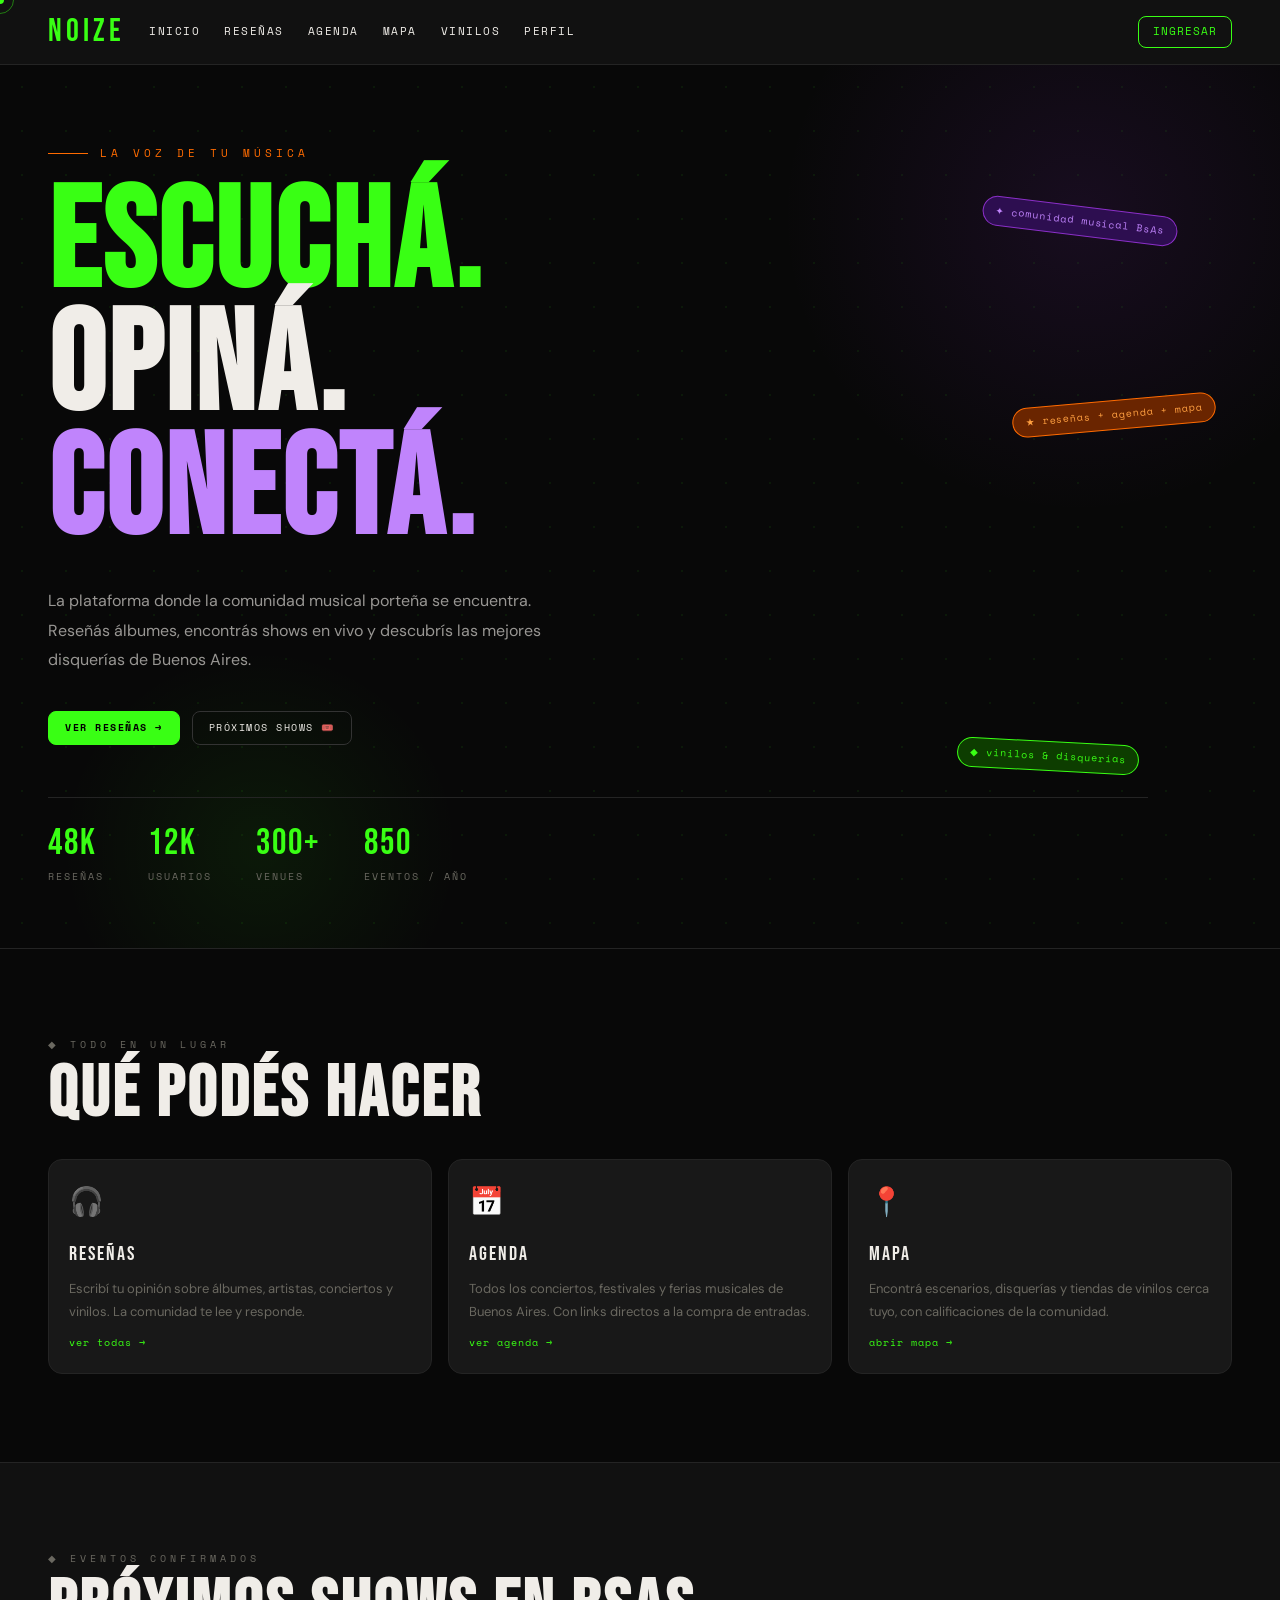
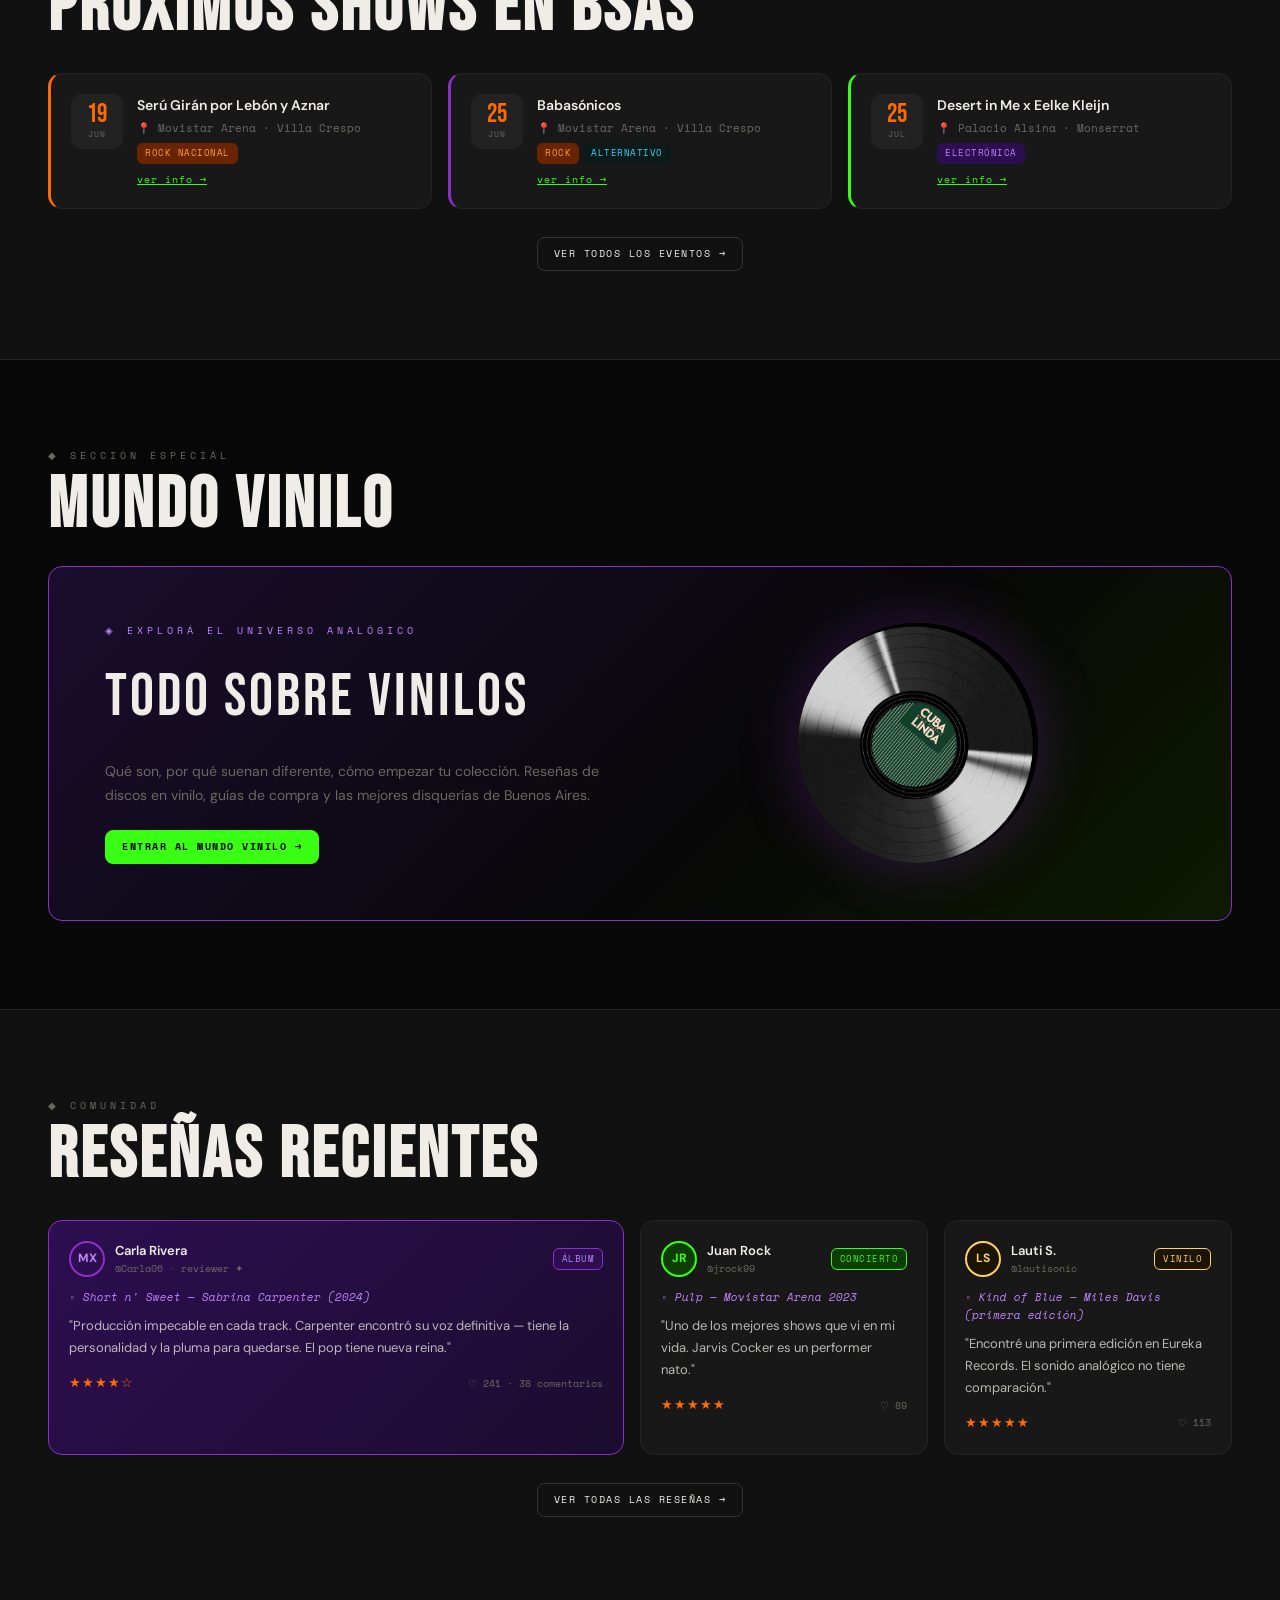
<file: index.html>
<!DOCTYPE html>
<html lang="es">
<head>
<meta charset="UTF-8">
<link rel="icon" href="img/vynil.png" type="image/png">
<meta name="viewport" content="width=device-width, initial-scale=1.0">
<title>NOIZE — Plataforma Musical · Buenos Aires</title>
<link rel="stylesheet" href="shared.css">
<link href="https://fonts.googleapis.com/css2?family=Bebas+Neue&family=Space+Mono:wght@400;700&family=DM+Sans:wght@400;500;600&display=swap" rel="stylesheet">
<style>
/* ── HERO ── */
.hero {
  min-height:90vh; display:flex; flex-direction:column; justify-content:center;
  padding:80px clamp(16px,4vw,48px) 60px; position:relative; overflow:hidden;
}
.hero-dots {
  position:absolute; inset:0; pointer-events:none;
  background-image:radial-gradient(rgba(57,255,20,.07) 1px, transparent 1px);
  background-size:44px 44px;
}
.hero-glow {
  position:absolute; border-radius:50%; pointer-events:none;
}
.hg1 { width:600px;height:600px; background:radial-gradient(circle,rgba(139,47,201,.12),transparent 70%); top:-150px; right:-100px; }
.hg2 { width:400px;height:400px; background:radial-gradient(circle,rgba(57,255,20,.07),transparent 70%); bottom:-100px; left:60px; }

.hero-content { position:relative; z-index:2; max-width:1100px; }
.hero-eye {
  font-family:'Space Mono',monospace; font-size:11px; letter-spacing:4px;
  text-transform:uppercase; color:var(--orange); margin-bottom:20px;
  display:flex; align-items:center; gap:12px;
}
.hero-eye::before { content:''; width:40px; height:1px; background:var(--orange); display:inline-block; }
.hero-title {
  font-family:'Bebas Neue',sans-serif;
  font-size:clamp(72px,11vw,148px); line-height:.88; letter-spacing:3px; margin-bottom:32px;
}
.ht-g { display:block; color:var(--green); }
.ht-w { display:block; color:var(--text); }
.ht-v { display:block; color:var(--vl); }
.hero-desc { max-width:500px; font-size:16px; color:rgba(240,237,232,.62); line-height:1.85; margin-bottom:36px; }
.hero-cta { display:flex; gap:12px; flex-wrap:wrap; }
.hero-stats { display:flex; gap:clamp(24px,4vw,44px); margin-top:52px; padding-top:28px; border-top:1px solid var(--border); flex-wrap:wrap; }
.stat-num { font-family:'Bebas Neue',sans-serif; font-size:36px; color:var(--green); letter-spacing:2px; display:block; line-height:1; }
.stat-lbl { font-size:10px; font-family:'Space Mono',monospace; color:var(--muted); letter-spacing:2px; text-transform:uppercase; }

/* badges */
.badge-float {
  position:absolute; font-family:'Space Mono',monospace; font-size:10px; letter-spacing:1px;
  padding:6px 12px; border-radius:20px; border:1px solid; z-index:2; pointer-events:none;
}
.bf1 { top:16%; right:8%; background:var(--vd); border-color:var(--violet); color:var(--vl); transform:rotate(7deg); }
.bf2 { top:38%; right:5%; background:var(--od); border-color:var(--orange); color:var(--ol); transform:rotate(-5deg); }
.bf3 { bottom:20%; right:11%; background:var(--green-d); border-color:var(--green); color:var(--green); transform:rotate(3deg); }

/* ── FEATURES ── */
.features-grid { display:grid; grid-template-columns:repeat(3,1fr); gap:16px; }
.feature-card { display:block; text-decoration:none; color:inherit; }
.fc-icon { font-size:28px; margin-bottom:14px; display:block; }
.fc-title { font-family:'Bebas Neue',sans-serif; font-size:20px; letter-spacing:2px; margin-bottom:8px; }
.fc-desc { font-size:13px; color:var(--muted); line-height:1.7; }
.fc-link { display:inline-block; margin-top:12px; font-size:10px; font-family:'Space Mono',monospace; color:var(--green); letter-spacing:1px; }

/* ── EVENTS STRIP ── */
.events-strip { display:grid; grid-template-columns:repeat(3,1fr); gap:16px; }
.ev-card { display:flex; gap:14px; align-items:flex-start; }
.ev-date { text-align:center; background:var(--s3); border-radius:10px; padding:8px 10px; min-width:52px; flex-shrink:0; }
.ev-day { font-family:'Bebas Neue',sans-serif; font-size:26px; line-height:1; color:var(--orange); }
.ev-mon { font-size:8px; font-family:'Space Mono',monospace; color:var(--muted); text-transform:uppercase; letter-spacing:1px; }
.ev-info { flex:1; }
.ev-name { font-weight:600; font-size:14px; margin-bottom:3px; }
.ev-venue { font-size:11px; color:var(--muted); font-family:'Space Mono',monospace; margin-bottom:6px; }
.ev-tags { display:flex; gap:4px; flex-wrap:wrap; }

/* ── VINYL PROMO ── */
.vinyl-promo {
  display:grid; grid-template-columns:1fr 1fr; gap:40px; align-items:center;
  background:linear-gradient(135deg,#1a0d2e 0%,var(--black) 60%,#0d1a00 100%);
  border:1px solid var(--violet); border-radius:var(--r); padding:clamp(28px,5vw,56px);
  text-decoration:none; color:inherit; transition:border-color .2s;
}
.vinyl-promo:hover { border-color:var(--vl); }
.vp-eye { font-family:'Space Mono',monospace; font-size:10px; letter-spacing:4px; text-transform:uppercase; color:var(--vl); margin-bottom:10px; }
.vp-title { font-family:'Bebas Neue',sans-serif; font-size:clamp(36px,5vw,60px); letter-spacing:3px; margin-bottom:14px; }
.vp-desc { font-size:14px; color:var(--muted); line-height:1.75; margin-bottom:22px; }
.vinyl-disc-wrap { display:flex; justify-content:center; align-items:center; }
.vinyl-disc {
  width:clamp(140px,20vw,200px); height:clamp(140px,20vw,200px); border-radius:50%;
  background:conic-gradient(#111 0deg,#1a1a1a 10deg,#111 20deg,#1a1a1a 30deg,#111 40deg,#1a1a1a 50deg,#111 60deg,#1a1a1a 70deg,#111 80deg,#1a1a1a 90deg,#111 100deg,#1a1a1a 110deg,#111 120deg,#1a1a1a 130deg,#111 140deg,#1a1a1a 150deg,#111 160deg,#1a1a1a 170deg,#111 180deg,#1a1a1a 190deg,#111 200deg,#1a1a1a 210deg,#111 220deg,#1a1a1a 230deg,#111 240deg,#1a1a1a 250deg,#111 260deg,#1a1a1a 270deg,#111 280deg,#1a1a1a 290deg,#111 300deg,#1a1a1a 310deg,#111 320deg,#1a1a1a 330deg,#111 340deg,#1a1a1a 350deg,#111 360deg);
  border:2px solid rgba(192,132,252,.3);
  box-shadow:0 0 40px rgba(139,47,201,.25);
  animation:spin 12s linear infinite; position:relative;
}
@keyframes spin { from{transform:rotate(0deg)} to{transform:rotate(360deg)} }
.vinyl-disc::after {
  content:''; position:absolute; top:50%; left:50%; transform:translate(-50%,-50%);
  width:40px; height:40px; border-radius:50%;
  background:radial-gradient(circle,var(--vl) 0%,var(--vd) 60%,#111 100%);
}

/* ── LATEST REVIEWS ── */
.reviews-strip { display:grid; grid-template-columns:2fr 1fr 1fr; gap:16px; }
.rc-header { display:flex; align-items:center; gap:10px; margin-bottom:12px; }
.rc-name { font-weight:600; font-size:13px; }
.rc-handle { font-size:10px; color:var(--muted); font-family:'Space Mono',monospace; }
.rc-subject { font-size:11px; font-family:'Space Mono',monospace; color:var(--vl); font-style:italic; margin-bottom:8px; }
.rc-text { font-size:13px; line-height:1.7; color:rgba(240,237,232,.75); margin-bottom:14px; }
.rc-footer { display:flex; align-items:center; justify-content:space-between; }
.rc-likes { font-size:10px; color:var(--muted); font-family:'Space Mono',monospace; }

@media(max-width:900px) {
  .features-grid { grid-template-columns:1fr 1fr; }
  .events-strip { grid-template-columns:1fr; }
  .reviews-strip { grid-template-columns:1fr; }
  .vinyl-promo { grid-template-columns:1fr; }
}
@media(max-width:640px) {
  .features-grid { grid-template-columns:1fr; }
  .badge-float { display:none; }
}
</style>
</head>
<body>
<div class="cur-dot"></div>
<div class="cur-ring"></div>
<nav style="display: flex; gap: 24px; padding: 16px clamp(16px, 4vw, 48px); border-bottom: 1px solid var(--border); background: var(--s1); align-items: center; justify-content: flex-start; width: 100%;">
  
  <a href="index.html" style="color: var(--green); font-family: 'Bebas Neue', sans-serif; font-size: clamp(24px, 3vw, 32px); text-decoration: none; letter-spacing: 4px; line-height: 1;">
    NOIZE
  </a>
  
  <div style="display: flex; gap: clamp(12px, 2vw, 24px); align-items: center; font-family: 'Space Mono', monospace; font-size: 11px; text-transform: uppercase; letter-spacing: 1.5px;">
    <a href="index.html" style="color: var(--text); text-decoration: none; transition: color 0.2s;" onmouseover="this.style.color='var(--green)'" onmouseout="this.style.color='var(--text)'">Inicio</a>
    <a href="resenas.html" style="color: var(--text); text-decoration: none; transition: color 0.2s;" onmouseover="this.style.color='var(--green)'" onmouseout="this.style.color='var(--text)'">Reseñas</a>
    <a href="agenda.html" style="color: var(--text); text-decoration: none; transition: color 0.2s;" onmouseover="this.style.color='var(--green)'" onmouseout="this.style.color='var(--text)'">Agenda</a>
    <a href="mapa.html" style="color: var(--text); text-decoration: none; transition: color 0.2s;" onmouseover="this.style.color='var(--green)'" onmouseout="this.style.color='var(--text)'">Mapa</a>
    <a href="vinilos.html" style="color: var(--text); text-decoration: none; transition: color 0.2s;" onmouseover="this.style.color='var(--green)'" onmouseout="this.style.color='var(--text)'">Vinilos</a>
    <a href="perfil.html" style="color: var(--text); text-decoration: none; transition: color 0.2s;" onmouseover="this.style.color='var(--green)'" onmouseout="this.style.color='var(--text)'">Perfil</a>
  </div>
  
  <a href="login.html" style="margin-left: auto; color: var(--green); font-family: 'Space Mono', monospace; font-size: 11px; text-transform: uppercase; text-decoration: none; letter-spacing: 1px; border: 1px solid var(--green); padding: 6px 14px; border-radius: 8px; transition: background 0.2s, color 0.2s;" onmouseover="this.style.background='var(--green)'; this.style.color='#000'" onmouseout="this.style.background='none'; this.style.color='var(--green)'">
    Ingresar
  </a>

</nav>
<div id="ticker-root"></div>

<!-- HERO -->
<section class="hero">
  <div class="hero-dots"></div>
  <div class="hero-glow hg1"></div>
  <div class="hero-glow hg2"></div>
  <div class="badge-float bf1">✦ comunidad musical BsAs</div>
  <div class="badge-float bf2">★ reseñas + agenda + mapa</div>
  <div class="badge-float bf3">◆ vinilos &amp; disquerías</div>

  <div class="hero-content">
    <div class="hero-eye">la voz de tu música</div>
    <h1 class="hero-title fade-up">
      <span class="ht-g">escuchá.</span>
      <span class="ht-w">opiná.</span>
      <span class="ht-v">conectá.</span>
    </h1>
    <p class="hero-desc fade-up d1">La plataforma donde la comunidad musical porteña se encuentra. Reseñás álbumes, encontrás shows en vivo y descubrís las mejores disquerías de Buenos Aires.</p>
    <div class="hero-cta fade-up d2">
      <a href="resenas.html" class="btn btn-green">ver reseñas →</a>
      <a href="agenda.html" class="btn">próximos shows 🎟️</a>
    </div>
    <div class="hero-stats fade-up d3">
      <div><span class="stat-num">48K</span><span class="stat-lbl">reseñas</span></div>
      <div><span class="stat-num">12K</span><span class="stat-lbl">usuarios</span></div>
      <div><span class="stat-num">300+</span><span class="stat-lbl">venues</span></div>
      <div><span class="stat-num">850</span><span class="stat-lbl">eventos / año</span></div>
    </div>
  </div>
</section>

<!-- FEATURES -->
<section class="section">
  <div class="eyebrow">◆ todo en un lugar</div>
  <h2 class="h1">qué podés hacer</h2>
  <div class="features-grid">
    <a href="resenas.html" class="card feature-card">
      <span class="fc-icon">🎧</span>
      <div class="fc-title">RESEÑAS</div>
      <p class="fc-desc">Escribí tu opinión sobre álbumes, artistas, conciertos y vinilos. La comunidad te lee y responde.</p>
      <span class="fc-link">ver todas →</span>
    </a>
    <a href="agenda.html" class="card feature-card">
      <span class="fc-icon">📅</span>
      <div class="fc-title">AGENDA</div>
      <p class="fc-desc">Todos los conciertos, festivales y ferias musicales de Buenos Aires. Con links directos a la compra de entradas.</p>
      <span class="fc-link">ver agenda →</span>
    </a>
    <a href="mapa.html" class="card feature-card">
      <span class="fc-icon">📍</span>
      <div class="fc-title">MAPA</div>
      <p class="fc-desc">Encontrá escenarios, disquerías y tiendas de vinilos cerca tuyo, con calificaciones de la comunidad.</p>
      <span class="fc-link">abrir mapa →</span>
    </a>
  </div>
</section>

<!-- UPCOMING EVENTS -->
<section class="section section-dark">
  <div class="eyebrow">◆ eventos confirmados</div>
  <h2 class="h1">próximos shows en BsAs</h2>
  <div class="events-strip">

    <div class="card ev-card orange-accent">
      <div class="ev-date"><div class="ev-day">19</div><div class="ev-mon">JUN</div></div>
      <div class="ev-info">
        <div class="ev-name">Serú Girán por Lebón y Aznar</div>
        <div class="ev-venue">📍 Movistar Arena · Villa Crespo</div>
        <div class="ev-tags">
          <span class="tag tag-rock">rock nacional</span>
        </div>
        <a href="agenda.html" class="fc-link" style="margin-top:8px;display:block;">ver info →</a>
      </div>
    </div>

    <div class="card ev-card violet-accent">
      <div class="ev-date"><div class="ev-day">25</div><div class="ev-mon">JUN</div></div>
      <div class="ev-info">
        <div class="ev-name">Babasónicos</div>
        <div class="ev-venue">📍 Movistar Arena · Villa Crespo</div>
        <div class="ev-tags">
          <span class="tag tag-rock">rock</span>
          <span class="tag tag-indie">alternativo</span>
        </div>
        <a href="agenda.html" class="fc-link" style="margin-top:8px;display:block;">ver info →</a>
      </div>
    </div>

    <div class="card ev-card green-accent">
      <div class="ev-date"><div class="ev-day">25</div><div class="ev-mon">JUL</div></div>
      <div class="ev-info">
        <div class="ev-name">Desert in Me x Eelke Kleijn</div>
        <div class="ev-venue">📍 Palacio Alsina · Monserrat</div>
        <div class="ev-tags">
          <span class="tag tag-electro">electrónica</span>
        </div>
        <a href="agenda.html" class="fc-link" style="margin-top:8px;display:block;">ver info →</a>
      </div>
    </div>

  </div>
  <div style="text-align:center;margin-top:28px;">
    <a href="agenda.html" class="btn">ver todos los eventos →</a>
  </div>
</section>

<!-- VINYL PROMO -->
<section class="section">
  <div class="eyebrow">◆ sección especial</div>
  <h2 class="h1" style="margin-bottom:24px;">mundo vinilo</h2>
  <a href="vinilos.html" class="vinyl-promo">
    <div>
      <div class="vp-eye">◈ explorá el universo analógico</div>
      <div class="vp-title">TODO SOBRE VINILOS</div>
      <p class="vp-desc">Qué son, por qué suenan diferente, cómo empezar tu colección. Reseñas de discos en vinilo, guías de compra y las mejores disquerías de Buenos Aires.</p>
      <span class="btn btn-green" style="pointer-events:none;">entrar al mundo vinilo →</span>
    </div>
    <div class="vinyl-disc-wrap">
      <div style="display:flex;justify-content:center;">
      <img src="img/vinilo.gif" alt="Vinilo girando" style="width: 240px; height: 240px; border-radius: 50%; box-shadow: 0 0 60px rgba(139,47,201,0.3); object-fit: cover;">
      
    </div>
    </div>
  </a>
</section>

<!-- LATEST REVIEWS -->
<section class="section section-dark">
  <div class="eyebrow">◆ comunidad</div>
  <h2 class="h1">reseñas recientes</h2>
  <div class="reviews-strip">

    <div class="card featured">
      <div class="rc-header">
        <div class="avatar av-v">MX</div>
        <div>
          <div class="rc-name">Carla Rivera</div>
          <div class="rc-handle">@Carla06 · reviewer ✦</div>
        </div>
        <span class="tag tag-album" style="margin-left:auto;">álbum</span>
      </div>
      <div class="rc-subject">◦ Short n' Sweet — Sabrina Carpenter (2024)</div>
      <p class="rc-text">"Producción impecable en cada track. Carpenter encontró su voz definitiva — tiene la personalidad y la pluma para quedarse. El pop tiene nueva reina."</p>
      <div class="rc-footer">
        <div class="stars">★★★★☆</div>
        <div class="rc-likes">♡ 241 · 38 comentarios</div>
      </div>
    </div>

    <div class="card">
      <div class="rc-header">
        <div class="avatar av-g">JR</div>
        <div>
          <div class="rc-name">Juan Rock</div>
          <div class="rc-handle">@jrock99</div>
        </div>
        <span class="tag tag-concierto" style="margin-left:auto;">concierto</span>
      </div>
      <div class="rc-subject">◦ Pulp — Movistar Arena 2023</div>
      <p class="rc-text">"Uno de los mejores shows que vi en mi vida. Jarvis Cocker es un performer nato."</p>
      <div class="rc-footer">
        <div class="stars">★★★★★</div>
        <div class="rc-likes">♡ 89</div>
      </div>
    </div>

    <div class="card">
      <div class="rc-header">
        <div class="avatar av-y">LS</div>
        <div>
          <div class="rc-name">Lauti S.</div>
          <div class="rc-handle">@lautisonic</div>
        </div>
        <span class="tag tag-vinilo" style="margin-left:auto;">vinilo</span>
      </div>
      <div class="rc-subject">◦ Kind of Blue — Miles Davis (primera edición)</div>
      <p class="rc-text">"Encontré una primera edición en Eureka Records. El sonido analógico no tiene comparación."</p>
      <div class="rc-footer">
        <div class="stars">★★★★★</div>
        <div class="rc-likes">♡ 113</div>
      </div>
    </div>

  </div>
  <div style="text-align:center;margin-top:28px;">
    <a href="resenas.html" class="btn">ver todas las reseñas →</a>
  </div>
</section>

<div id="footer-root"></div>
<script src="shared.js"></script>
<script>initPage('index.html');</script>
</body>
</html>
</file>
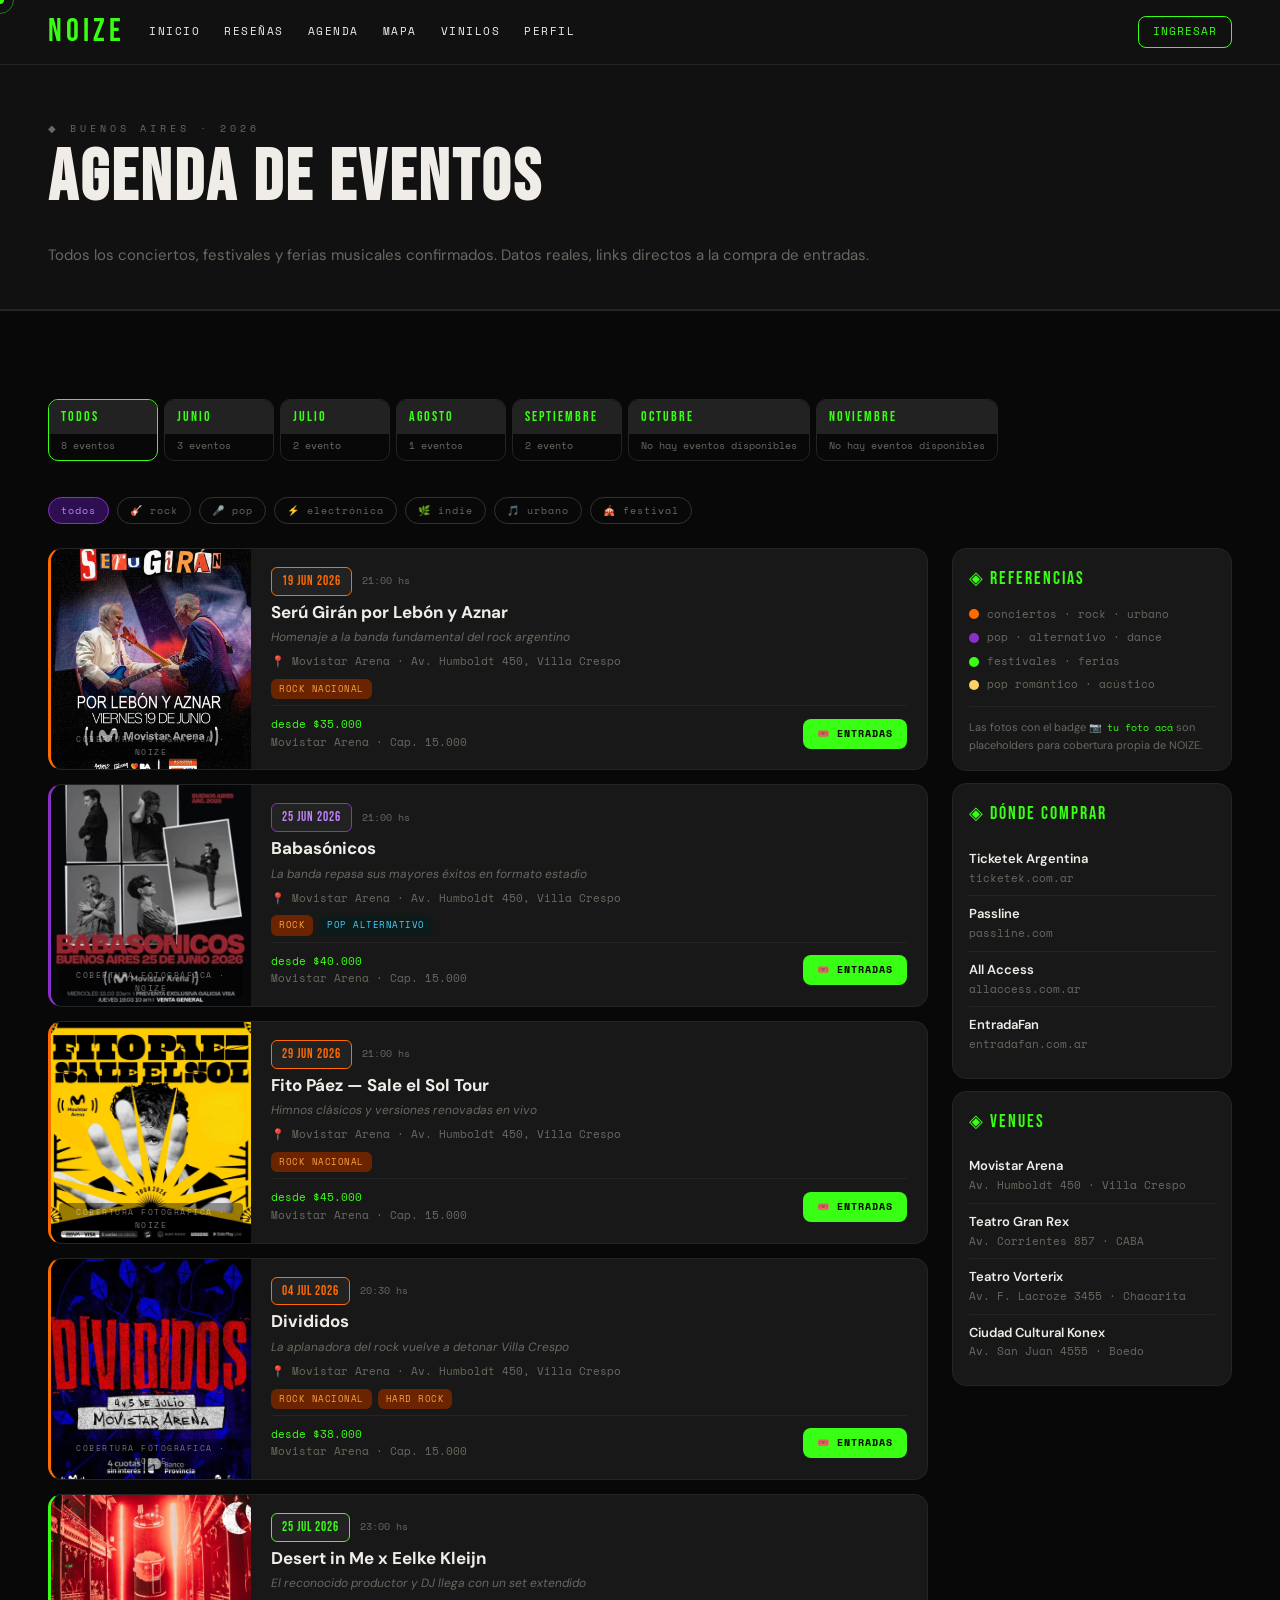
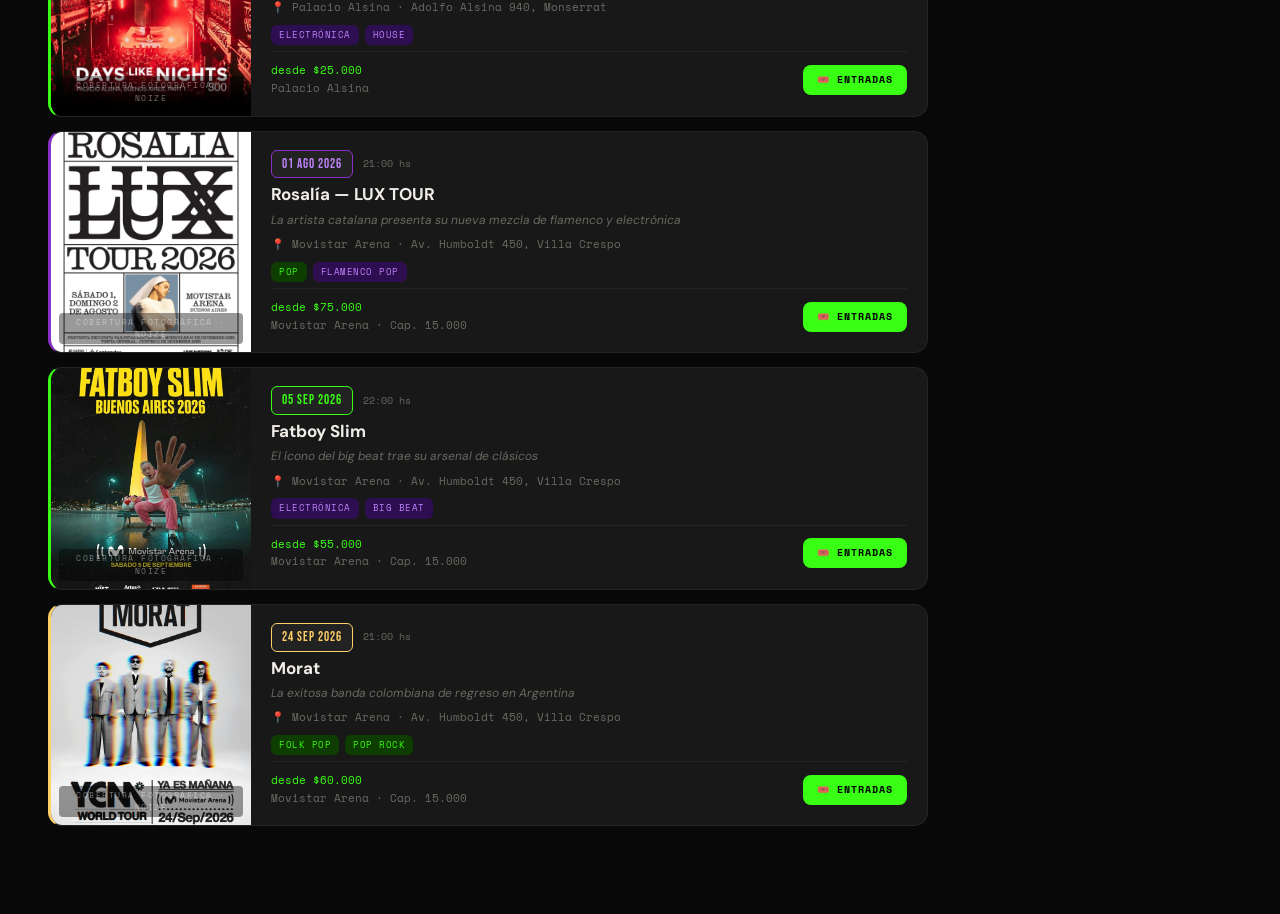
<file: agenda.html>
<!DOCTYPE html>
<html lang="es">
<head>
<meta charset="UTF-8">
<link rel="icon" href="img/vynil.png" type="image/png">
<meta name="viewport" content="width=device-width, initial-scale=1.0">
<title>NOIZE — Agenda · Conciertos Buenos Aires 2026</title>
<link rel="stylesheet" href="shared.css">
<link href="https://fonts.googleapis.com/css2?family=Bebas+Neue&family=Space+Mono:wght@400;700&family=DM+Sans:wght@400;500;600&display=swap" rel="stylesheet">
<style>
.page-hero { padding:56px clamp(16px,4vw,48px) 40px; background:var(--s1); border-bottom:1px solid var(--border); }

/* CALENDAR STRIP */
.cal-strip { display:flex; gap:6px; overflow-x:auto; padding-bottom:8px; scrollbar-width:none; margin-bottom:28px; }
.cal-strip::-webkit-scrollbar { display:none; }
.cal-month { flex-shrink:0; border:1px solid var(--border); border-radius:10px; overflow:hidden; min-width:110px; cursor:pointer; transition:border-color .2s; }
.cal-month:hover,.cal-month.active { border-color:var(--green); }
.cal-month-head { background:var(--s3); padding:6px 12px; font-family:'Bebas Neue',sans-serif; font-size:14px; letter-spacing:2px; color:var(--green); }
.cal-month-count { padding:4px 12px 6px; font-size:10px; font-family:'Space Mono',monospace; color:var(--muted); }

/* EVENT CARD — new design with photo placeholder */
.event-card {
  background:var(--s2); border:1px solid var(--border); border-radius:var(--r);
  display:grid; grid-template-columns:200px 1fr; overflow:hidden;
  transition:border-color .2s, transform .2s; position:relative;
}
.event-card:hover { border-color:var(--blight); transform:translateY(-2px); }
.event-card[data-color="orange"] { border-left:3px solid var(--orange); }
.event-card[data-color="violet"] { border-left:3px solid var(--violet); }
.event-card[data-color="green"]  { border-left:3px solid var(--green); }
.event-card[data-color="yellow"] { border-left:3px solid var(--yellow); }

/* PHOTO PLACEHOLDER */
.ev-photo {
  position:relative; overflow:hidden;
  display:flex; align-items:center; justify-content:center;
  min-height:160px;
}
.ev-photo-bg {
  position:absolute; inset:0;
  display:flex; align-items:center; justify-content:center;
}
.ev-photo-emoji { font-size:56px; opacity:.18; position:relative; z-index:1; }
.ev-photo-label {
  position:absolute; bottom:8px; left:8px; right:8px; z-index:3;
  font-family:'Space Mono',monospace; font-size:8px; letter-spacing:1.5px;
  text-transform:uppercase; color:rgba(255,255,255,.45); text-align:center;
  background:rgba(0,0,0,.4); border-radius:4px; padding:3px 6px;
}
.ev-photo-initials {
  font-family:'Bebas Neue',sans-serif; font-size:52px; letter-spacing:3px;
  line-height:1; position:relative; z-index:2; text-align:center;
}

/* gradient overlays per artist */
.grad-violet { background:linear-gradient(135deg,#2d0e50 0%,#1a0830 60%,#0d0d0d 100%); }
.grad-orange { background:linear-gradient(135deg,#6a2500 0%,#2a1000 60%,#0d0d0d 100%); }
.grad-green  { background:linear-gradient(135deg,#0d3d00 0%,#061a00 60%,#0d0d0d 100%); }
.grad-yellow { background:linear-gradient(135deg,#3a2800 0%,#1a1000 60%,#0d0d0d 100%); }
.grad-teal   { background:linear-gradient(135deg,#003a3a 0%,#001414 60%,#0d0d0d 100%); }

/* vinyl ring deco */
.vinyl-ring {
  position:absolute; border-radius:50%; border:1px solid rgba(255,255,255,.07);
  top:50%; left:50%; transform:translate(-50%,-50%);
  animation:spin-slow 20s linear infinite;
}
@keyframes spin-slow { to { transform:translate(-50%,-50%) rotate(360deg); } }

/* sound wave deco */
.wave-lines {
  position:absolute; bottom:0; left:0; right:0; height:40px; z-index:1; opacity:.15;
}

/* EVENT INFO */
.ev-info { padding:18px 20px; display:flex; flex-direction:column; gap:6px; }
.ev-date-row { display:flex; align-items:center; gap:10px; }
.ev-date-badge {
  font-family:'Bebas Neue',sans-serif; font-size:13px; letter-spacing:1px;
  padding:3px 10px; border-radius:6px; background:var(--s3);
}
.ev-date-badge.orange { color:var(--orange); border:1px solid var(--orange); }
.ev-date-badge.violet { color:var(--vl); border:1px solid var(--violet); }
.ev-date-badge.green  { color:var(--green); border:1px solid var(--green); }
.ev-date-badge.yellow { color:var(--yellow); border:1px solid var(--yellow); }

.ev-title { font-weight:700; font-size:17px; line-height:1.2; }
.ev-subtitle { font-size:12px; color:var(--muted); font-style:italic; }
.ev-venue { font-size:11px; color:var(--muted); font-family:'Space Mono',monospace; }
.ev-tags-row { display:flex; gap:6px; flex-wrap:wrap; margin-top:2px; }
.ev-bottom { margin-top:auto; display:flex; align-items:center; justify-content:space-between; flex-wrap:wrap; gap:8px; padding-top:10px; border-top:1px solid var(--border); }
.ev-price { font-family:'Space Mono',monospace; font-size:11px; color:var(--green); }
.ev-time  { font-family:'Space Mono',monospace; font-size:11px; color:var(--muted); }
.ticket-btn {
  display:inline-flex; align-items:center; gap:5px;
  font-size:10px; font-family:'Space Mono',monospace; letter-spacing:1px; text-transform:uppercase;
  padding:7px 14px; border-radius:8px; background:var(--green); color:#000; font-weight:700;
  text-decoration:none; transition:background .2s; white-space:nowrap;
}
.ticket-btn:hover { background:#50ff30; }
.ticket-btn.free { background:var(--s3); color:var(--green); border:1px solid var(--green); font-weight:400; }
.ticket-btn.tbc  { background:var(--s3); color:var(--muted); cursor:default; }

/* AGENDA LAYOUT */
.agenda-layout { display:grid; grid-template-columns:1fr 280px; gap:24px; align-items:start; }
.sidebar { position:sticky; top:78px; }
.sidebar-card { background:var(--s2); border:1px solid var(--border); border-radius:var(--r); padding:16px; margin-bottom:12px; }
.sidebar-title { font-family:'Bebas Neue',sans-serif; font-size:18px; letter-spacing:2px; color:var(--green); margin-bottom:12px; }
.legend-item { display:flex; align-items:center; gap:8px; font-size:11px; font-family:'Space Mono',monospace; color:var(--muted); margin-bottom:6px; }
.legend-dot { width:10px; height:10px; border-radius:50%; flex-shrink:0; }
.venue-link { display:block; text-decoration:none; padding:8px 0; border-bottom:1px solid var(--border); }
.venue-link:last-child { border-bottom:none; }
.venue-name { font-size:13px; font-weight:600; color:var(--text); }
.venue-addr { font-size:11px; color:var(--muted); font-family:'Space Mono',monospace; }

.ev-hidden { display:none !important; }
.events-grid { display:flex; flex-direction:column; gap:14px; }

/* PHOTOGRAPHER BADGE */
.photo-badge {
  position:absolute; top:8px; right:8px; z-index:4;
  background:rgba(0,0,0,.7); border:1px solid rgba(255,255,255,.15);
  border-radius:6px; padding:3px 8px;
  font-family:'Space Mono',monospace; font-size:8px; letter-spacing:1px;
  color:rgba(255,255,255,.5); text-transform:uppercase;
}

@media(max-width:900px) {
  .agenda-layout { grid-template-columns:1fr; }
  .sidebar { position:static; }
  .event-card { grid-template-columns:140px 1fr; }
}
@media(max-width:560px) {
  .event-card { grid-template-columns:1fr; }
  .ev-photo { min-height:120px; }
}
</style>
</head>
<body>
<div class="cur-dot"></div>
<div class="cur-ring"></div>
<nav style="display: flex; gap: 24px; padding: 16px clamp(16px, 4vw, 48px); border-bottom: 1px solid var(--border); background: var(--s1); align-items: center; justify-content: flex-start; width: 100%;">
  
  <a href="index.html" style="color: var(--green); font-family: 'Bebas Neue', sans-serif; font-size: clamp(24px, 3vw, 32px); text-decoration: none; letter-spacing: 4px; line-height: 1;">
    NOIZE
  </a>
  
  <div style="display: flex; gap: clamp(12px, 2vw, 24px); align-items: center; font-family: 'Space Mono', monospace; font-size: 11px; text-transform: uppercase; letter-spacing: 1.5px;">
    <a href="index.html" style="color: var(--text); text-decoration: none; transition: color 0.2s;" onmouseover="this.style.color='var(--green)'" onmouseout="this.style.color='var(--text)'">Inicio</a>
    <a href="resenas.html" style="color: var(--text); text-decoration: none; transition: color 0.2s;" onmouseover="this.style.color='var(--green)'" onmouseout="this.style.color='var(--text)'">Reseñas</a>
    <a href="agenda.html" style="color: var(--text); text-decoration: none; transition: color 0.2s;" onmouseover="this.style.color='var(--green)'" onmouseout="this.style.color='var(--text)'">Agenda</a>
    <a href="mapa.html" style="color: var(--text); text-decoration: none; transition: color 0.2s;" onmouseover="this.style.color='var(--green)'" onmouseout="this.style.color='var(--text)'">Mapa</a>
    <a href="vinilos.html" style="color: var(--text); text-decoration: none; transition: color 0.2s;" onmouseover="this.style.color='var(--green)'" onmouseout="this.style.color='var(--text)'">Vinilos</a>
    <a href="perfil.html" style="color: var(--text); text-decoration: none; transition: color 0.2s;" onmouseover="this.style.color='var(--green)'" onmouseout="this.style.color='var(--text)'">Perfil</a>
  </div>
  
  <a href="login.html" style="margin-left: auto; color: var(--green); font-family: 'Space Mono', monospace; font-size: 11px; text-transform: uppercase; text-decoration: none; letter-spacing: 1px; border: 1px solid var(--green); padding: 6px 14px; border-radius: 8px; transition: background 0.2s, color 0.2s;" onmouseover="this.style.background='var(--green)'; this.style.color='#000'" onmouseout="this.style.background='none'; this.style.color='var(--green)'">
    Ingresar
  </a>

</nav>
<div id="ticker-root"></div>

<div class="page-hero">
  <div class="page-hero-inner">
    <div class="eyebrow">◆ Buenos Aires · 2026</div>
    <h1 class="h1">AGENDA DE EVENTOS</h1>
    <p style="color:var(--muted);font-size:15px;line-height:1.7;">Todos los conciertos, festivales y ferias musicales confirmados. Datos reales, links directos a la compra de entradas.</p>
  </div>
</div>

<section class="section">

  <!-- MONTH STRIP -->
  <div class="cal-strip" id="month-strip">
    <div class="cal-month active" onclick="filterMonth(this,'all')"><div class="cal-month-head">TODOS</div><div class="cal-month-count">8 eventos</div></div>
    <div class="cal-month" onclick="filterMonth(this,'jun')"><div class="cal-month-head">JUNIO</div><div class="cal-month-count">3 eventos</div></div>
    <div class="cal-month" onclick="filterMonth(this,'jul')"><div class="cal-month-head">JULIO</div><div class="cal-month-count">2 evento</div></div>
    <div class="cal-month" onclick="filterMonth(this,'ago')"><div class="cal-month-head">AGOSTO</div><div class="cal-month-count">1 eventos</div></div>
    <div class="cal-month" onclick="filterMonth(this,'sep')"><div class="cal-month-head">SEPTIEMBRE</div><div class="cal-month-count">2 evento</div></div>
    <div class="cal-month" onclick="filterMonth(this,'oct')"><div class="cal-month-head">OCTUBRE</div><div class="cal-month-count">No hay eventos disponibles</div></div>
    <div class="cal-month" onclick="filterMonth(this,'nov')"><div class="cal-month-head">NOVIEMBRE</div><div class="cal-month-count">No hay eventos disponibles</div></div>
  </div>

  <!-- GENRE FILTER -->
  <div class="filter-bar" style="margin-bottom:24px;">
    <button class="pill active" onclick="filterGenre(this,'all')">todos</button>
    <button class="pill" onclick="filterGenre(this,'rock')">🎸 rock</button>
    <button class="pill" onclick="filterGenre(this,'pop')">🎤 pop</button>
    <button class="pill" onclick="filterGenre(this,'electronica')">⚡ electrónica</button>
    <button class="pill" onclick="filterGenre(this,'indie')">🌿 indie</button>
    <button class="pill" onclick="filterGenre(this,'urbano')">🎵 urbano</button>
    <button class="pill" onclick="filterGenre(this,'festival')">🎪 festival</button>
  </div>

  <div class="agenda-layout">
    <div class="events-grid" id="events-list">

      <div class="event-card" data-color="orange" data-month="jun" data-genre="rock">
      <div class="ev-photo" style="background: none;">
      <img src="img/Seru-Giran.jpg" alt="Show de Serú Girán" style="position: absolute; top: 0; left: 0; width: 100%; height: 100%; object-fit: cover; z-index: 1;">
      <div class="ev-photo-label" style="z-index: 2;">cobertura fotográfica · noize</div>
    </div>
    <div class="ev-info">
      <div class="ev-date-row">
        <span class="ev-date-badge orange">19 JUN 2026</span>
        <span style="font-size:10px;font-family:'Space Mono',monospace;color:var(--muted);">21:00 hs</span>
      </div>
      <div class="ev-title">Serú Girán por Lebón y Aznar</div>
      <div class="ev-subtitle">Homenaje a la banda fundamental del rock argentino</div>
      <div class="ev-venue">📍 Movistar Arena · Av. Humboldt 450, Villa Crespo</div>
      <div class="ev-tags-row">
        <span class="tag tag-rock">rock nacional</span>
      </div>
      <div class="ev-bottom">
        <div>
          <div class="ev-price">desde $35.000</div>
          <div class="ev-time">Movistar Arena · Cap. 15.000</div>
        </div>
        <a href="https://www.movistararena.com.ar/show/b2661cf1-3b4b-4100-aabb-59a73e7d315f" target="_blank" rel="noopener" class="ticket-btn">🎟️ entradas</a>
      </div>
    </div>
  </div>

  <div class="event-card" data-color="violet" data-month="jun" data-genre="rock">
    <div class="ev-photo" style="background: none;">
      <img src="img/Babasonicos.jpg" alt="Show de Babasónicos" style="position: absolute; top: 0; left: 0; width: 100%; height: 100%; object-fit: cover; z-index: 1;">
      <div class="ev-photo-label" style="z-index: 2;">cobertura fotográfica · noize</div>
    </div>
    <div class="ev-info">
      <div class="ev-date-row">
        <span class="ev-date-badge violet">25 JUN 2026</span>
        <span style="font-size:10px;font-family:'Space Mono',monospace;color:var(--muted);">21:00 hs</span>
      </div>
      <div class="ev-title">Babasónicos</div>
      <div class="ev-subtitle">La banda repasa sus mayores éxitos en formato estadio</div>
      <div class="ev-venue">📍 Movistar Arena · Av. Humboldt 450, Villa Crespo</div>
      <div class="ev-tags-row">
        <span class="tag tag-rock">rock</span>
        <span class="tag tag-indie">pop alternativo</span>
      </div>
      <div class="ev-bottom">
        <div>
          <div class="ev-price">desde $40.000</div>
          <div class="ev-time">Movistar Arena · Cap. 15.000</div>
        </div>
        <a href="https://www.movistararena.com.ar/show/5e9d16cc-6d19-40a3-9727-b736284efae3" target="_blank" rel="noopener" class="ticket-btn">🎟️ entradas</a>
      </div>
    </div>
  </div>

  <div class="event-card" data-color="orange" data-month="jun" data-genre="rock">
    <div class="ev-photo" style="background: none;">
      <img src="img/fito paez.jpg" alt="Show de Fito Páez" style="position: absolute; top: 0; left: 0; width: 100%; height: 100%; object-fit: cover; z-index: 1;">
      <div class="ev-photo-label" style="z-index: 2;">cobertura fotográfica · noize</div>
    </div>
    <div class="ev-info">
      <div class="ev-date-row">
        <span class="ev-date-badge orange">29 JUN 2026</span>
        <span style="font-size:10px;font-family:'Space Mono',monospace;color:var(--muted);">21:00 hs</span>
      </div>
      <div class="ev-title">Fito Páez — Sale el Sol Tour</div>
      <div class="ev-subtitle">Himnos clásicos y versiones renovadas en vivo</div>
      <div class="ev-venue">📍 Movistar Arena · Av. Humboldt 450, Villa Crespo</div>
      <div class="ev-tags-row">
        <span class="tag tag-rock">rock nacional</span>
      </div>
      <div class="ev-bottom">
        <div>
          <div class="ev-price">desde $45.000</div>
          <div class="ev-time">Movistar Arena · Cap. 15.000</div>
        </div>
        <a href="https://www.movistararena.com.ar/show/bfbd0036-ebd1-4d56-8bd0-972ba959a551" target="_blank" rel="noopener" class="ticket-btn">🎟️ entradas</a>
      </div>
    </div>
  </div>

  <div class="event-card" data-color="orange" data-month="jul" data-genre="rock">
    <div class="ev-photo" style="background: none;">
      <img src="img/divididos.jpg" alt="Show de Divididos" style="position: absolute; top: 0; left: 0; width: 100%; height: 100%; object-fit: cover; z-index: 1;">
      <div class="ev-photo-label" style="z-index: 2;">cobertura fotográfica · noize</div>
    </div>
    <div class="ev-info">
      <div class="ev-date-row">
        <span class="ev-date-badge orange">04 JUL 2026</span>
        <span style="font-size:10px;font-family:'Space Mono',monospace;color:var(--muted);">20:30 hs</span>
      </div>
      <div class="ev-title">Divididos</div>
      <div class="ev-subtitle">La aplanadora del rock vuelve a detonar Villa Crespo</div>
      <div class="ev-venue">📍 Movistar Arena · Av. Humboldt 450, Villa Crespo</div>
      <div class="ev-tags-row">
        <span class="tag tag-rock">rock nacional</span>
        <span class="tag tag-rock">hard rock</span>
      </div>
      <div class="ev-bottom">
        <div>
          <div class="ev-price">desde $38.000</div>
          <div class="ev-time">Movistar Arena · Cap. 15.000</div>
        </div>
        <a href="https://www.movistararena.com.ar/show/ef47a691-5660-476c-972f-febb596fa517" target="_blank" rel="noopener" class="ticket-btn">🎟️ entradas</a>
      </div>
    </div>
  </div>

  <div class="event-card" data-color="green" data-month="jul" data-genre="electronica">
    <div class="ev-photo" style="background: none; position: relative; width: 200px; min-height: 160px; overflow: hidden;">
      <img src="img/Eelke Kleijn.jpg" alt="Eelke Kleijn en Palacio Alsina" style="position: absolute; top: 0; left: 0; width: 100%; height: 100%; object-fit: cover; z-index: 1;">
      <div class="ev-photo-label" style="z-index: 2;">cobertura fotográfica · noize</div>
    </div>
    <div class="ev-info">
      <div class="ev-date-row">
        <span class="ev-date-badge green">25 JUL 2026</span>
        <span style="font-size:10px;font-family:'Space Mono',monospace;color:var(--muted);">23:00 hs</span>
      </div>
      <div class="ev-title">Desert in Me x Eelke Kleijn</div>
      <div class="ev-subtitle">El reconocido productor y DJ llega con un set extendido</div>
      <div class="ev-venue">📍 Palacio Alsina · Adolfo Alsina 940, Monserrat</div>
      <div class="ev-tags-row">
        <span class="tag tag-electro">electrónica</span>
        <span class="tag tag-electro">house</span>
      </div>
      <div class="ev-bottom">
        <div>
          <div class="ev-price">desde $25.000</div>
          <div class="ev-time">Palacio Alsina</div>
        </div>
        <a href="https://technobeatscloud.com/agenda/evento/desert-in-me-x-eelke-kleijn-x-palacio-alsina-257-palacio-alsina-2026-07-25" target="_blank" rel="noopener" class="ticket-btn">🎟️ entradas</a>
      </div>
    </div>
  </div>

  <div class="event-card" data-color="violet" data-month="ago" data-genre="pop">
    <div class="ev-photo" style="background: none;">
      <img src="img/rosalia.jpg" alt="Show de Rosalía" style="position: absolute; top: 0; left: 0; width: 100%; height: 100%; object-fit: cover; z-index: 1;">
      <div class="ev-photo-label" style="z-index: 2;">cobertura fotográfica · noize</div>
    </div>
    <div class="ev-info">
      <div class="ev-date-row">
        <span class="ev-date-badge violet">01 AGO 2026</span>
        <span style="font-size:10px;font-family:'Space Mono',monospace;color:var(--muted);">21:00 hs</span>
      </div>
      <div class="ev-title">Rosalía — LUX TOUR</div>
      <div class="ev-subtitle">La artista catalana presenta su nueva mezcla de flamenco y electrónica</div>
      <div class="ev-venue">📍 Movistar Arena · Av. Humboldt 450, Villa Crespo</div>
      <div class="ev-tags-row">
        <span class="tag tag-pop">pop</span>
        <span class="tag tag-electro">flamenco pop</span>
      </div>
      <div class="ev-bottom">
        <div>
          <div class="ev-price">desde $75.000</div>
          <div class="ev-time">Movistar Arena · Cap. 15.000</div>
        </div>
        <a href="https://www.movistararena.com.ar/show/82233c4c-d5be-4920-b42d-8837ace78c2e" target="_blank" rel="noopener" class="ticket-btn">🎟️ entradas</a>
      </div>
    </div>
  </div>

  <div class="event-card" data-color="green" data-month="sep" data-genre="electronica">
    <div class="ev-photo" style="background: none;">
      <img src="img/Fatboy-Slim.jpg" alt="Show de Fatboy Slim" style="position: absolute; top: 0; left: 0; width: 100%; height: 100%; object-fit: cover; z-index: 1;">
      <div class="ev-photo-label" style="z-index: 2;">cobertura fotográfica · noize</div>
    </div>
    <div class="ev-info">
      <div class="ev-date-row">
        <span class="ev-date-badge green">05 SEP 2026</span>
        <span style="font-size:10px;font-family:'Space Mono',monospace;color:var(--muted);">22:00 hs</span>
      </div>
      <div class="ev-title">Fatboy Slim</div>
      <div class="ev-subtitle">El ícono del big beat trae su arsenal de clásicos</div>
      <div class="ev-venue">📍 Movistar Arena · Av. Humboldt 450, Villa Crespo</div>
      <div class="ev-tags-row">
        <span class="tag tag-electro">electrónica</span>
        <span class="tag tag-electro">big beat</span>
      </div>
      <div class="ev-bottom">
        <div>
          <div class="ev-price">desde $55.000</div>
          <div class="ev-time">Movistar Arena · Cap. 15.000</div>
        </div>
        <a href="https://www.movistararena.com.ar/show/fdcc75b5-d0cf-44ee-bfbc-643a2a1244f7" target="_blank" rel="noopener" class="ticket-btn">🎟️ entradas</a>
      </div>
    </div>
  </div>

  <div class="event-card" data-color="yellow" data-month="sep" data-genre="pop">
    <div class="ev-photo" style="background: none;">
      <img src="img/morat.jpg" alt="Show de Morat" style="position: absolute; top: 0; left: 0; width: 100%; height: 100%; object-fit: cover; z-index: 1;">
      <div class="ev-photo-label" style="z-index: 2;">cobertura fotográfica · noize</div>
    </div>
    <div class="ev-info">
      <div class="ev-date-row">
        <span class="ev-date-badge yellow">24 SEP 2026</span>
        <span style="font-size:10px;font-family:'Space Mono',monospace;color:var(--muted);">21:00 hs</span>
      </div>
      <div class="ev-title">Morat</div>
      <div class="ev-subtitle">La exitosa banda colombiana de regreso en Argentina</div>
      <div class="ev-venue">📍 Movistar Arena · Av. Humboldt 450, Villa Crespo</div>
      <div class="ev-tags-row">
        <span class="tag tag-pop">folk pop</span>
        <span class="tag tag-pop">pop rock</span>
      </div>
      <div class="ev-bottom">
        <div>
          <div class="ev-price">desde $60.000</div>
          <div class="ev-time">Movistar Arena · Cap. 15.000</div>
        </div>
        <a href="https://www.movistararena.com.ar/show/2e12fec2-a9d6-4e90-a6ce-32e5fdefcadc" target="_blank" rel="noopener" class="ticket-btn">🎟️ entradas</a>
      </div>
    </div>
  </div>

</div>

    <!-- SIDEBAR -->
    <div class="sidebar">
      <div class="sidebar-card">
        <div class="sidebar-title">◈ REFERENCIAS</div>
        <div class="legend-item"><div class="legend-dot" style="background:var(--orange)"></div>conciertos · rock · urbano</div>
        <div class="legend-item"><div class="legend-dot" style="background:var(--violet)"></div>pop · alternativo · dance</div>
        <div class="legend-item"><div class="legend-dot" style="background:var(--green)"></div>festivales · ferias</div>
        <div class="legend-item"><div class="legend-dot" style="background:var(--yellow)"></div>pop romántico · acústico</div>
        <div style="margin-top:12px;padding-top:12px;border-top:1px solid var(--border);font-size:11px;color:var(--muted);line-height:1.6;">
          Las fotos con el badge <span style="color:var(--green);font-family:'Space Mono',monospace;font-size:10px;">📷 tu foto acá</span> son placeholders para cobertura propia de NOIZE.
        </div>
      </div>

      <div class="sidebar-card">
        <div class="sidebar-title">◈ DÓNDE COMPRAR</div>
        <a href="https://www.ticketek.com.ar" target="_blank" rel="noopener" class="venue-link"><div class="venue-name">Ticketek Argentina</div><div class="venue-addr">ticketek.com.ar</div></a>
        <a href="https://www.passline.com" target="_blank" rel="noopener" class="venue-link"><div class="venue-name">Passline</div><div class="venue-addr">passline.com</div></a>
        <a href="https://www.allaccess.com.ar" target="_blank" rel="noopener" class="venue-link"><div class="venue-name">All Access</div><div class="venue-addr">allaccess.com.ar</div></a>
        <a href="https://www.entradafan.com.ar" target="_blank" rel="noopener" class="venue-link"><div class="venue-name">EntradaFan</div><div class="venue-addr">entradafan.com.ar</div></a>
      </div>

      <div class="sidebar-card">
        <div class="sidebar-title">◈ VENUES</div>

          <a href="https://www.movistararena.com.ar" target="_blank" rel="noopener" class="venue-link">
            <div class="venue-name">Movistar Arena</div>
            <div class="venue-addr">Av. Humboldt 450 · Villa Crespo</div>
           </a>

          <a href="https://teatro-granrex.com.ar/" target="_blank" rel="noopener" class="venue-link">
            <div class="venue-name">Teatro Gran Rex</div>
           <div class="venue-addr">Av. Corrientes 857 · CABA</div>
           </a>

          <a href="https://www.vorterix.com/" target="_blank" rel="noopener" class="venue-link">
            <div class="venue-name">Teatro Vorterix</div>
           <div class="venue-addr">Av. F. Lacroze 3455 · Chacarita</div>
           </a>

           <a href="https://www.cckonex.org/" target="_blank" rel="noopener" class="venue-link">
             <div class="venue-name">Ciudad Cultural Konex</div>
             <div class="venue-addr">Av. San Juan 4555 · Boedo</div>
           </a>
</div>
    </div>
  </div>
</section>

<div id="footer-root"></div>
<script src="shared.js"></script>
<script>
initPage('agenda.html');
function filterMonth(el, month) {
  document.querySelectorAll('.cal-month').forEach(m => m.classList.remove('active'));
  el.classList.add('active');
  document.querySelectorAll('.event-card').forEach(c => {
    c.classList.toggle('ev-hidden', month !== 'all' && c.dataset.month !== month);
  });
}
function filterGenre(el, genre) {
  document.querySelectorAll('.filter-bar .pill').forEach(p => p.classList.remove('active'));
  el.classList.add('active');
  document.querySelectorAll('.event-card').forEach(c => {
    c.classList.toggle('ev-hidden', genre !== 'all' && c.dataset.genre !== genre);
  });
}
</script>
</body>
</html>
</file>
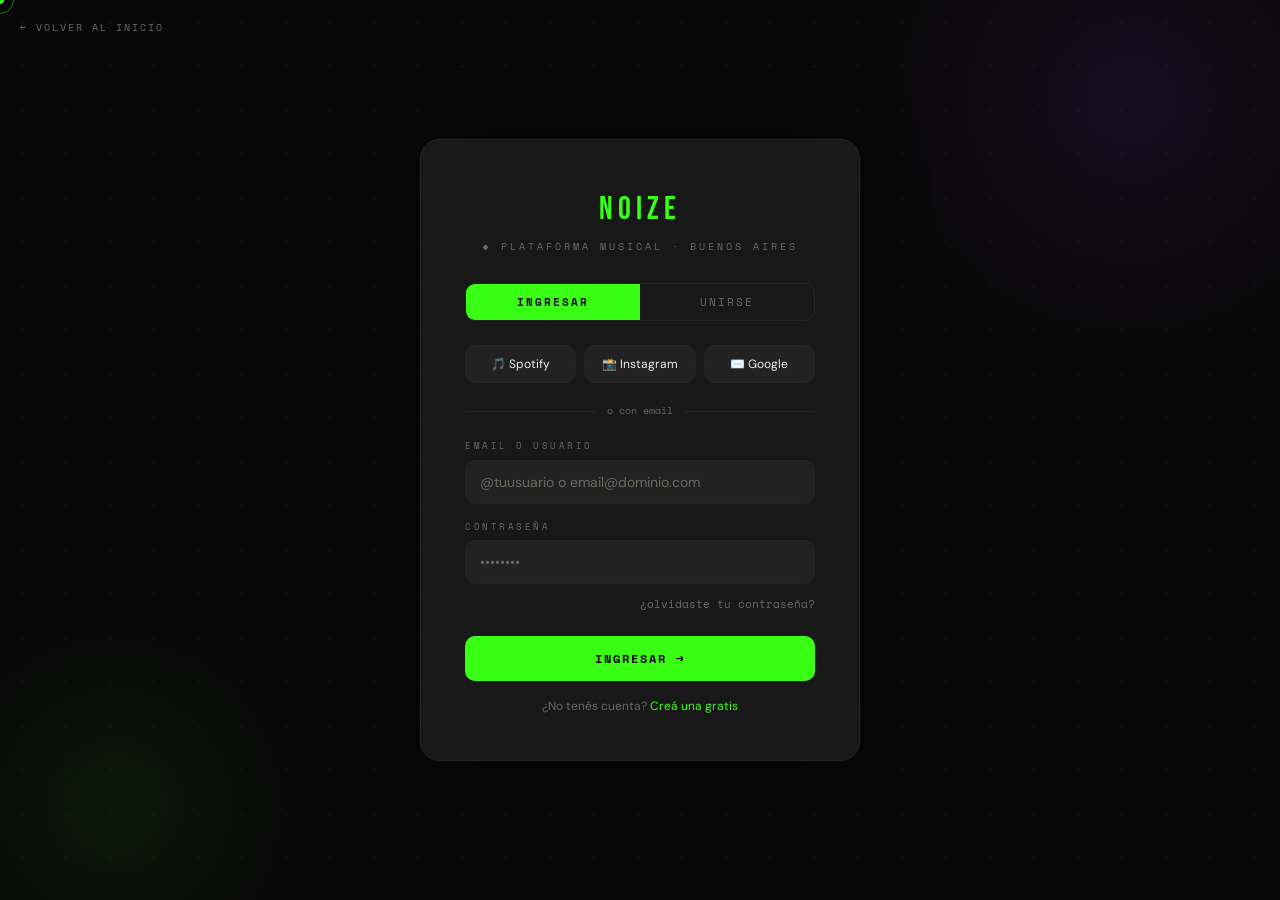
<file: login.html>
<!DOCTYPE html>
<html lang="es">
<head>
<meta charset="UTF-8">
<link rel="icon" href="img/vynil.png" type="image/png">
<meta name="viewport" content="width=device-width, initial-scale=1.0">
<title>NOIZE — Ingresar</title>
<link rel="stylesheet" href="shared.css">
<link href="https://fonts.googleapis.com/css2?family=Bebas+Neue&family=Space+Mono:wght@400;700&family=DM+Sans:wght@400;500;600&display=swap" rel="stylesheet">
<style>
.auth-page {
  min-height:100vh;
  display:flex; align-items:center; justify-content:center;
  padding:24px; position:relative; overflow:hidden;
}
.auth-bg {
  position:absolute; inset:0; pointer-events:none;
  background-image:radial-gradient(rgba(57,255,20,.06) 1px, transparent 1px);
  background-size:44px 44px;
}
.auth-glow1 { position:absolute; width:500px;height:500px;border-radius:50%;background:radial-gradient(circle,rgba(139,47,201,.12),transparent 70%);top:-150px;right:-100px;pointer-events:none; }
.auth-glow2 { position:absolute; width:350px;height:350px;border-radius:50%;background:radial-gradient(circle,rgba(57,255,20,.07),transparent 70%);bottom:-80px;left:-60px;pointer-events:none; }

.auth-card {
  background:var(--s2); border:1px solid var(--border);
  border-radius:20px; padding:clamp(28px,5vw,44px);
  width:100%; max-width:440px; position:relative; z-index:2;
  box-shadow:0 0 60px rgba(0,0,0,.6), 0 0 0 1px rgba(139,47,201,.1);
}

/* LOGO */
.auth-logo {
  font-family:'Bebas Neue',sans-serif; font-size:32px; letter-spacing:5px;
  color:var(--green); text-align:center; margin-bottom:4px;
}
.auth-sub {
  font-family:'Space Mono',monospace; font-size:10px; letter-spacing:3px;
  text-transform:uppercase; color:var(--muted); text-align:center; margin-bottom:28px;
}

/* TABS */
.auth-tabs { display:flex; border:1px solid var(--border); border-radius:10px; overflow:hidden; margin-bottom:24px; }
.auth-tab {
  flex:1; padding:10px; font-family:'Space Mono',monospace; font-size:11px;
  letter-spacing:2px; text-transform:uppercase; color:var(--muted);
  background:none; border:none; cursor:pointer; transition:all .2s;
}
.auth-tab.active { background:var(--green); color:#000; font-weight:700; }

/* FORM */
.form-group { margin-bottom:16px; }
.form-label {
  display:block; font-family:'Space Mono',monospace; font-size:9px;
  letter-spacing:2.5px; text-transform:uppercase; color:var(--muted); margin-bottom:6px;
}
.form-input {
  width:100%; background:var(--s3); border:1px solid var(--border);
  border-radius:10px; padding:12px 14px; color:var(--text);
  font-family:'DM Sans',sans-serif; font-size:14px; outline:none;
  transition:border-color .2s, box-shadow .2s;
}
.form-input:focus { border-color:var(--violet); box-shadow:0 0 0 3px rgba(139,47,201,.12); }
.form-input::placeholder { color:var(--muted); }

/* PASSWORD STRENGTH */
.pw-strength { display:flex; gap:4px; margin-top:6px; }
.pw-bar { flex:1; height:3px; border-radius:2px; background:var(--border); transition:background .3s; }
.pw-bar.weak   { background:var(--orange); }
.pw-bar.medium { background:var(--yellow); }
.pw-bar.strong { background:var(--green); }
.pw-label { font-family:'Space Mono',monospace; font-size:9px; color:var(--muted); margin-top:4px; }

/* GENRE SELECTOR */
.genre-grid { display:flex; flex-wrap:wrap; gap:6px; }
.genre-chip {
  font-size:10px; font-family:'Space Mono',monospace; padding:5px 10px;
  border-radius:16px; border:1px solid var(--border); color:var(--muted);
  cursor:pointer; transition:all .18s; user-select:none;
}
.genre-chip:hover { border-color:var(--blight); color:var(--text); }
.genre-chip.selected { background:var(--vd); border-color:var(--violet); color:var(--vl); }

/* OR DIVIDER */
.or-divider {
  display:flex; align-items:center; gap:12px; margin:20px 0;
}
.or-divider::before, .or-divider::after { content:''; flex:1; height:1px; background:var(--border); }
.or-divider span { font-family:'Space Mono',monospace; font-size:10px; color:var(--muted); }

/* SOCIAL BTNS */
.social-auth { display:flex; gap:8px; margin-bottom:8px; }
.social-auth-btn {
  flex:1; padding:10px; border:1px solid var(--border); border-radius:10px;
  background:var(--s3); color:var(--text); font-size:12px; cursor:pointer;
  display:flex; align-items:center; justify-content:center; gap:6px;
  transition:border-color .2s; font-family:'DM Sans',sans-serif;
}
.social-auth-btn:hover { border-color:var(--blight); }

/* SUBMIT */
.submit-btn {
  width:100%; padding:14px; border-radius:10px;
  background:var(--green); color:#000; font-family:'Space Mono',monospace;
  font-size:12px; font-weight:700; letter-spacing:2px; text-transform:uppercase;
  border:none; cursor:pointer; transition:background .2s; margin-top:4px;
}
.submit-btn:hover { background:#50ff30; }

/* FOOTER LINK */
.auth-footer-text {
  text-align:center; font-size:12px; color:var(--muted);
  margin-top:16px;
}
.auth-footer-text a { color:var(--green); text-decoration:none; }
.auth-footer-text a:hover { text-decoration:underline; }

/* SUCCESS STATE */
.success-state {
  display:none; flex-direction:column; align-items:center;
  text-align:center; gap:16px; padding:20px 0;
}
.success-icon { font-size:56px; }
.success-title { font-family:'Bebas Neue',sans-serif; font-size:32px; letter-spacing:3px; color:var(--green); }
.success-sub { font-size:14px; color:var(--muted); line-height:1.6; }

/* BACK LINK */
.back-link {
  position:absolute; top:20px; left:20px; z-index:10;
  font-family:'Space Mono',monospace; font-size:10px; letter-spacing:2px;
  text-transform:uppercase; color:var(--muted); text-decoration:none;
  display:flex; align-items:center; gap:6px; transition:color .2s;
}
.back-link:hover { color:var(--green); }

/* STEP INDICATOR */
.steps { display:flex; gap:6px; justify-content:center; margin-bottom:24px; }
.step-dot { width:8px; height:8px; border-radius:50%; background:var(--border); transition:all .3s; }
.step-dot.active { background:var(--green); width:20px; border-radius:4px; }
.step-dot.done { background:var(--green); }

/* TERMS */
.terms-check { display:flex; gap:10px; align-items:flex-start; }
.terms-check input { margin-top:3px; accent-color:var(--violet); flex-shrink:0; }
.terms-check label { font-size:12px; color:var(--muted); line-height:1.5; }
.terms-check a { color:var(--violet); text-decoration:none; }
</style>
</head>
<body>
<div class="cur-dot"></div>
<div class="cur-ring"></div>

<a href="index.html" class="back-link">← volver al inicio</a>

<div class="auth-page">
  <div class="auth-bg"></div>
  <div class="auth-glow1"></div>
  <div class="auth-glow2"></div>

  <div class="auth-card" id="auth-card">

    <!-- LOGO -->
    <div class="auth-logo">NOIZE</div>
    <div class="auth-sub">◆ plataforma musical · buenos aires</div>

    <!-- TABS -->
    <div class="auth-tabs">
      <button class="auth-tab active" id="tab-login" onclick="switchAuth('login')">ingresar</button>
      <button class="auth-tab" id="tab-register" onclick="switchAuth('register')">unirse</button>
    </div>

    <!-- ── LOGIN FORM ── -->
    <div id="login-form">
      <div class="social-auth">
        <button class="social-auth-btn">🎵 Spotify</button>
        <button class="social-auth-btn">📸 Instagram</button>
        <button class="social-auth-btn">✉️ Google</button>
      </div>

      <div class="or-divider"><span>o con email</span></div>

      <div class="form-group">
        <label class="form-label">email o usuario</label>
        <input class="form-input" type="text" placeholder="@tuusuario o email@dominio.com">
      </div>
      <div class="form-group">
        <label class="form-label">contraseña</label>
        <input class="form-input" type="password" placeholder="••••••••" id="pw-login">
        <div style="text-align:right;margin-top:6px;">
          <a href="#" style="font-size:11px;color:var(--muted);font-family:'Space Mono',monospace;text-decoration:none;">¿olvidaste tu contraseña?</a>
        </div>
      </div>
      <button class="submit-btn" onclick="showSuccess()">ingresar →</button>
      <div class="auth-footer-text">¿No tenés cuenta? <a href="#" onclick="switchAuth('register')">Creá una gratis</a></div>
    </div>

    <!-- ── REGISTER FORM (multi-step) ── -->
    <div id="register-form" style="display:none;">
      <div class="steps" id="step-dots">
        <div class="step-dot active" id="dot-1"></div>
        <div class="step-dot" id="dot-2"></div>
        <div class="step-dot" id="dot-3"></div>
      </div>

      <!-- STEP 1: cuenta -->
      <div id="step-1">
        <div style="font-family:'Bebas Neue',sans-serif;font-size:20px;letter-spacing:2px;color:var(--text);margin-bottom:16px;">01 — TU CUENTA</div>

        <div class="social-auth">
          <button class="social-auth-btn">🎵 Spotify</button>
          <button class="social-auth-btn">✉️ Google</button>
        </div>
        <div class="or-divider"><span>o con email</span></div>

        <div class="form-group">
          <label class="form-label">nombre de usuario</label>
          <input class="form-input" type="text" placeholder="@tuusuario" id="reg-user">
        </div>
        <div class="form-group">
          <label class="form-label">email</label>
          <input class="form-input" type="email" placeholder="vos@email.com">
        </div>
        <div class="form-group">
          <label class="form-label">contraseña</label>
          <input class="form-input" type="password" placeholder="mínimo 8 caracteres" id="pw-reg" oninput="checkPw(this.value)">
          <div class="pw-strength">
            <div class="pw-bar" id="pw1"></div>
            <div class="pw-bar" id="pw2"></div>
            <div class="pw-bar" id="pw3"></div>
            <div class="pw-bar" id="pw4"></div>
          </div>
          <div class="pw-label" id="pw-label">escribe una contraseña</div>
        </div>
        <button class="submit-btn" onclick="goStep(2)">siguiente →</button>
        <div class="auth-footer-text">¿Ya tenés cuenta? <a href="#" onclick="switchAuth('login')">Ingresá</a></div>
      </div>

      <!-- STEP 2: gustos musicales -->
      <div id="step-2" style="display:none;">
        <div style="font-family:'Bebas Neue',sans-serif;font-size:20px;letter-spacing:2px;color:var(--text);margin-bottom:6px;">02 — TUS GÉNEROS</div>
        <div style="font-size:13px;color:var(--muted);margin-bottom:16px;line-height:1.5;">Elegí los géneros que más escuchás. Podés cambiarlos después.</div>

        <div class="genre-grid" id="genre-grid">
          <div class="genre-chip" onclick="toggleGenre(this)">indie</div>
          <div class="genre-chip" onclick="toggleGenre(this)">rock alternativo</div>
          <div class="genre-chip" onclick="toggleGenre(this)">pop</div>
          <div class="genre-chip" onclick="toggleGenre(this)">jazz</div>
          <div class="genre-chip" onclick="toggleGenre(this)">electrónica</div>
          <div class="genre-chip" onclick="toggleGenre(this)">trap / urbano</div>
          <div class="genre-chip" onclick="toggleGenre(this)">rock nacional</div>
          <div class="genre-chip" onclick="toggleGenre(this)">folk</div>
          <div class="genre-chip" onclick="toggleGenre(this)">neo soul</div>
          <div class="genre-chip" onclick="toggleGenre(this)">clásica</div>
          <div class="genre-chip" onclick="toggleGenre(this)">metal</div>
          <div class="genre-chip" onclick="toggleGenre(this)">hip-hop</div>
          <div class="genre-chip" onclick="toggleGenre(this)">bossa nova</div>
          <div class="genre-chip" onclick="toggleGenre(this)">k-pop</div>
          <div class="genre-chip" onclick="toggleGenre(this)">cumbia</div>
        </div>

        <div style="margin-top:16px;display:flex;gap:8px;">
          <button class="btn" style="flex:1;" onclick="goStep(1)">← atrás</button>
          <button class="submit-btn" style="flex:2;" onclick="goStep(3)">siguiente →</button>
        </div>
      </div>

      <!-- STEP 3: términos -->
      <div id="step-3" style="display:none;">
        <div style="font-family:'Bebas Neue',sans-serif;font-size:20px;letter-spacing:2px;color:var(--text);margin-bottom:16px;">03 — CASI LISTO</div>

        <div class="form-group">
          <label class="form-label">¿cómo querés que te llamen?</label>
          <input class="form-input" type="text" placeholder="tu nombre o apodo">
        </div>

        <div class="form-group">
          <label class="form-label">¿vinyl lover? (opcional)</label>
          <div style="display:flex;gap:8px;">
            <button class="social-auth-btn" id="vinyl-yes" onclick="toggleVinyl('yes')" style="flex:1;">💿 Sí, colecciono</button>
            <button class="social-auth-btn" id="vinyl-no" onclick="toggleVinyl('no')" style="flex:1;">🎧 Solo streaming</button>
          </div>
        </div>

        <div class="form-group">
          <div class="terms-check">
            <input type="checkbox" id="terms">
            <label for="terms">Acepto los <a href="#">términos y condiciones</a> y la <a href="#">política de privacidad</a> de NOIZE.</label>
          </div>
        </div>

        <div style="display:flex;gap:8px;">
          <button class="btn" style="flex:1;" onclick="goStep(2)">← atrás</button>
          <button class="submit-btn" style="flex:2;" onclick="showSuccess()">crear cuenta →</button>
        </div>
      </div>
    </div>

    <!-- SUCCESS STATE -->
    <div class="success-state" id="success-state">
      <div class="success-icon">🎵</div>
      <div class="success-title">¡BIENVENIDA A NOIZE!</div>
      <div class="success-sub">Tu cuenta está lista. Empezá escribiendo tu primera reseña o explorá los shows de Buenos Aires.</div>
      <div style="display:flex;gap:8px;width:100%;">
        <a href="resenas.html" class="btn btn-green" style="flex:1;justify-content:center;text-align:center;">escribir reseña →</a>
        <a href="agenda.html" class="btn" style="flex:1;justify-content:center;text-align:center;">ver agenda</a>
      </div>
      <a href="perfil.html" style="font-size:12px;font-family:'Space Mono',monospace;color:var(--muted);margin-top:4px;">ver mi perfil →</a>
    </div>

  </div>
</div>

<script src="shared.js"></script>
<script>
// No need for full initPage since no nav/ticker/footer on auth page
initCursor && initCursor();
document.querySelector('.cur-dot') && (() => {
  const dot = document.querySelector('.cur-dot');
  const ring = document.querySelector('.cur-ring');
  let mx=0,my=0,rx=0,ry=0;
  document.addEventListener('mousemove',e=>{mx=e.clientX;my=e.clientY;dot.style.left=mx+'px';dot.style.top=my+'px';});
  (function a(){rx+=(mx-rx)*.12;ry+=(my-ry)*.12;ring.style.left=rx+'px';ring.style.top=ry+'px';requestAnimationFrame(a);})();
})();

function switchAuth(mode) {
  const loginTab = document.getElementById('tab-login');
  const regTab   = document.getElementById('tab-register');
  const loginForm= document.getElementById('login-form');
  const regForm  = document.getElementById('register-form');
  if (mode === 'login') {
    loginTab.classList.add('active'); regTab.classList.remove('active');
    loginForm.style.display=''; regForm.style.display='none';
  } else {
    regTab.classList.add('active'); loginTab.classList.remove('active');
    regForm.style.display=''; loginForm.style.display='none';
  }
}

function goStep(n) {
  [1,2,3].forEach(i => {
    const s = document.getElementById('step-'+i);
    const d = document.getElementById('dot-'+i);
    if (s) s.style.display = i===n ? '' : 'none';
    if (d) {
      d.classList.toggle('active', i===n);
      d.classList.toggle('done', i<n);
    }
  });
}

function toggleGenre(el) { el.classList.toggle('selected'); }

function toggleVinyl(v) {
  document.getElementById('vinyl-yes').style.borderColor = v==='yes' ? 'var(--green)' : 'var(--border)';
  document.getElementById('vinyl-no').style.borderColor  = v==='no'  ? 'var(--violet)': 'var(--border)';
}

function checkPw(val) {
  const bars = [1,2,3,4].map(i => document.getElementById('pw'+i));
  const label = document.getElementById('pw-label');
  const len = val.length;
  bars.forEach(b => { b.className='pw-bar'; });
  if (len === 0) { label.textContent='escribe una contraseña'; return; }
  if (len < 6)  { bars[0].classList.add('weak'); label.textContent='muy corta'; }
  else if (len < 8) { bars[0].classList.add('weak'); bars[1].classList.add('weak'); label.textContent='débil'; }
  else if (len < 12) { bars[0].classList.add('medium'); bars[1].classList.add('medium'); bars[2].classList.add('medium'); label.textContent='buena'; }
  else { bars.forEach(b => b.classList.add('strong')); label.textContent='excelente ✓'; }
}

function showSuccess() {
  ['login-form','register-form'].forEach(id => {
    const el = document.getElementById(id);
    if (el) el.style.display = 'none';
  });
  document.getElementById('auth-card').querySelector('.auth-tabs').style.display = 'none';
  document.getElementById('auth-card').querySelector('.auth-logo').style.marginBottom = '4px';
  const s = document.getElementById('success-state');
  s.style.display = 'flex';
}
</script>
</body>
</html>
</file>
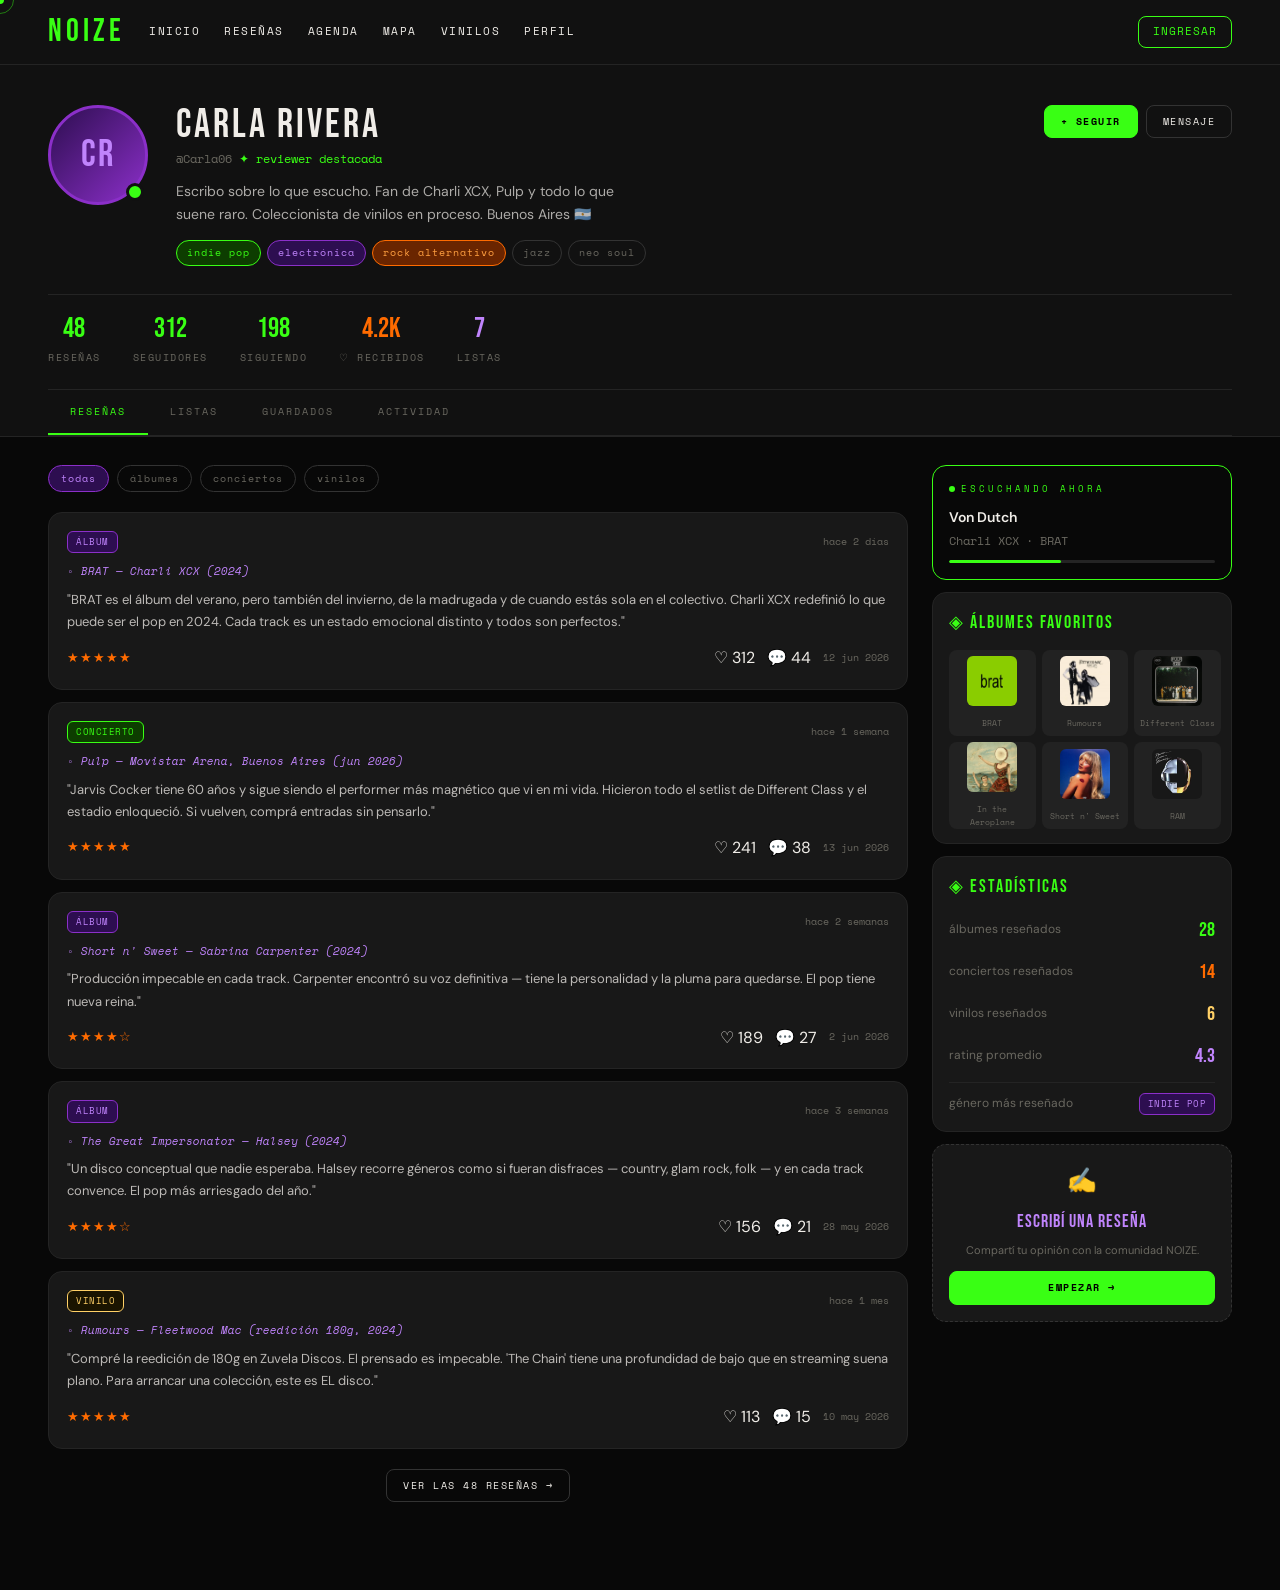
<file: perfil.html>
<!DOCTYPE html>
<html lang="es">
<head>
<meta charset="UTF-8">
<link rel="icon" href="vynil.png" type="image/png">
<meta name="viewport" content="width=device-width, initial-scale=1.0">
<title>NOIZE — Perfil · @Carla06</title>
<link rel="stylesheet" href="shared.css">
<link href="https://fonts.googleapis.com/css2?family=Bebas+Neue&family=Space+Mono:wght@400;700&family=DM+Sans:wght@400;500;600&display=swap" rel="stylesheet">
<style>
/* ── PROFILE HERO ── */
.profile-hero {
  background:var(--s1); border-bottom:1px solid var(--border);
  padding:40px clamp(16px,4vw,48px) 0;
}
.profile-inner {
  display:grid; grid-template-columns:auto 1fr auto; gap:28px; align-items:flex-start;
  padding-bottom:28px; border-bottom:1px solid var(--border); margin-bottom:0;
}
.profile-avatar-wrap { position:relative; flex-shrink:0; }
.profile-avatar {
  width:100px; height:100px; border-radius:50%;
  background:linear-gradient(135deg,var(--vd),var(--violet));
  border:3px solid var(--violet);
  display:flex; align-items:center; justify-content:center;
  font-family:'Bebas Neue',sans-serif; font-size:38px; color:var(--vl);
  letter-spacing:2px;
}
.online-dot {
  width:18px; height:18px; background:var(--green); border-radius:50%;
  border:3px solid var(--s1); position:absolute; bottom:4px; right:4px;
}
.profile-info { flex:1; }
.profile-name { font-family:'Bebas Neue',sans-serif; font-size:clamp(28px,4vw,40px); letter-spacing:3px; line-height:1; margin-bottom:4px; }
.profile-handle {
  font-family:'Space Mono',monospace; font-size:12px; color:var(--muted); margin-bottom:12px;
}
.profile-handle span { color:var(--green); }
.profile-bio { font-size:14px; color:rgba(240,237,232,.7); line-height:1.65; max-width:480px; margin-bottom:14px; }
.profile-genres { display:flex; gap:6px; flex-wrap:wrap; }

/* STATS */
.profile-stats {
  display:flex; gap:clamp(16px,3vw,32px); padding:0 0 20px;
  border-bottom: 1px solid var(--border);
}
.stat-block { text-align:center; }
.stat-n { font-family:'Bebas Neue',sans-serif; font-size:28px; color:var(--green); line-height:1; display:block; }
.stat-l { font-size:10px; font-family:'Space Mono',monospace; color:var(--muted); letter-spacing:1.5px; text-transform:uppercase; }

/* PROFILE ACTIONS */
.profile-actions { display:flex; gap:8px; align-items:flex-start; flex-shrink:0; }

/* TABS */
.profile-tabs { display:flex; border-bottom:1px solid var(--border); background:var(--s1); overflow-x:auto; scrollbar-width:none; }
.profile-tabs::-webkit-scrollbar { display:none; }
.ptab {
  font-size:10px; font-family:'Space Mono',monospace; letter-spacing:2px; text-transform:uppercase;
  color:var(--muted); padding:14px clamp(14px,2.5vw,22px);
  border-bottom:2px solid transparent; cursor:pointer; background:none; border-top:none; border-left:none; border-right:none;
  white-space:nowrap; transition:color .2s, border-color .2s;
}
.ptab:hover { color:var(--text); }
.ptab.active { color:var(--green); border-bottom-color:var(--green); }

/* PROFILE LAYOUT */
.profile-layout { display:grid; grid-template-columns:1fr 300px; gap:24px; align-items:start; padding-top:28px; }
.profile-sidebar { position:sticky; top:78px; }

/* REVIEW CARD (profile style) */
.prc { background:var(--s2); border:1px solid var(--border); border-radius:var(--r); padding:18px; margin-bottom:12px; transition:border-color .2s; }
.prc:hover { border-color:var(--blight); }
.prc-header { display:flex; align-items:center; gap:8px; margin-bottom:10px; }
.prc-subject { font-size:11px; font-family:'Space Mono',monospace; color:var(--vl); font-style:italic; margin-bottom:8px; }
.prc-text { font-size:13px; line-height:1.7; color:rgba(240,237,232,.76); margin-bottom:12px; }
.prc-footer { display:flex; align-items:center; justify-content:space-between; flex-wrap:wrap; gap:6px; }
.prc-date { font-size:10px; color:var(--muted); font-family:'Space Mono',monospace; }

/* SIDEBAR CARDS */
.sc { background:var(--s2); border:1px solid var(--border); border-radius:var(--r); padding:16px; margin-bottom:12px; }
.sc-title { font-family:'Bebas Neue',sans-serif; font-size:18px; letter-spacing:2px; color:var(--green); margin-bottom:12px; }

/* LISTENING NOW */
.listening-now {
  background:linear-gradient(135deg,var(--gd),#0a2200);
  border:1px solid var(--green); border-radius:var(--r); padding:16px; margin-bottom:12px;
}
.ln-label { font-family:'Space Mono',monospace; font-size:9px; letter-spacing:3px; text-transform:uppercase; color:var(--green); margin-bottom:10px; display:flex; align-items:center; gap:6px; }
.ln-dot { width:6px; height:6px; border-radius:50%; background:var(--green); animation:pulse 1.5s ease infinite; }
@keyframes pulse { 0%,100%{opacity:1} 50%{opacity:.3} }
.ln-track { font-weight:600; font-size:14px; margin-bottom:2px; }
.ln-artist { font-size:12px; color:var(--muted); font-family:'Space Mono',monospace; }
.ln-bar { height:3px; background:var(--border); border-radius:2px; margin-top:10px; overflow:hidden; }
.ln-fill { height:100%; width:42%; background:var(--green); border-radius:2px; }

/* TOP ALBUMS grid */
.top-albums { display:grid; grid-template-columns:repeat(3,1fr); gap:6px; }
.album-item { background:var(--s3); border-radius:8px; aspect-ratio:1; display:flex; flex-direction:column; align-items:center; justify-content:center; gap:3px; cursor:pointer; transition:background .2s; }
.album-item:hover { background:var(--blight); }
.album-emoji { font-size:22px; }
.album-name { font-size:8px; font-family:'Space Mono',monospace; color:var(--muted); text-align:center; padding:0 4px; }

/* ACTIVITY */
.activity-item { display:flex; gap:10px; padding:10px 0; border-bottom:1px solid var(--border); }
.activity-item:last-child { border-bottom:none; }
.ac-icon { width:32px; height:32px; border-radius:8px; background:var(--s3); display:flex; align-items:center; justify-content:center; font-size:14px; flex-shrink:0; }
.ac-text { font-size:12px; color:rgba(240,237,232,.75); line-height:1.5; flex:1; }
.ac-text strong { color:var(--text); font-weight:600; }
.ac-time { font-size:10px; color:var(--muted); font-family:'Space Mono',monospace; margin-top:3px; }

/* LISTAS TAB */
.lista-card { background:var(--s2); border:1px solid var(--border); border-radius:var(--r); padding:16px; margin-bottom:10px; }
.lista-name { font-family:'Bebas Neue',sans-serif; font-size:18px; letter-spacing:1px; margin-bottom:4px; }
.lista-meta { font-size:11px; color:var(--muted); font-family:'Space Mono',monospace; margin-bottom:10px; }
.lista-tracks { display:flex; flex-direction:column; gap:4px; }
.lista-track { font-size:12px; color:rgba(240,237,232,.7); display:flex; gap:8px; }
.lista-track-num { color:var(--muted); font-family:'Space Mono',monospace; font-size:11px; min-width:18px; }

/* HIDDEN */
.tab-content { display:none; }
.tab-content.active { display:block; }

@media(max-width:900px) {
  .profile-inner { grid-template-columns:auto 1fr; }
  .profile-actions { grid-column:1/-1; }
  .profile-layout { grid-template-columns:1fr; }
  .profile-sidebar { position:static; }
}
@media(max-width:560px) {
  .profile-inner { grid-template-columns:1fr; text-align:center; }
  .profile-avatar-wrap { margin:0 auto; }
  .profile-bio { margin:0 auto 14px; }
  .profile-genres { justify-content:center; }
  .profile-actions { justify-content:center; }
  .profile-stats { justify-content:center; }
}
</style>
</head>
<body>
<div class="cur-dot"></div>
<div class="cur-ring"></div>
<nav style="display: flex; gap: 24px; padding: 16px clamp(16px, 4vw, 48px); border-bottom: 1px solid var(--border); background: var(--s1); align-items: center; justify-content: flex-start; width: 100%;">
  
  <a href="index.html" style="color: var(--green); font-family: 'Bebas Neue', sans-serif; font-size: clamp(24px, 3vw, 32px); text-decoration: none; letter-spacing: 4px; line-height: 1;">
    NOIZE
  </a>
  
  <div style="display: flex; gap: clamp(12px, 2vw, 24px); align-items: center; font-family: 'Space Mono', monospace; font-size: 11px; text-transform: uppercase; letter-spacing: 1.5px;">
    <a href="index.html" style="color: var(--text); text-decoration: none; transition: color 0.2s;" onmouseover="this.style.color='var(--green)'" onmouseout="this.style.color='var(--text)'">Inicio</a>
    <a href="resenas.html" style="color: var(--text); text-decoration: none; transition: color 0.2s;" onmouseover="this.style.color='var(--green)'" onmouseout="this.style.color='var(--text)'">Reseñas</a>
    <a href="agenda.html" style="color: var(--text); text-decoration: none; transition: color 0.2s;" onmouseover="this.style.color='var(--green)'" onmouseout="this.style.color='var(--text)'">Agenda</a>
    <a href="mapa.html" style="color: var(--text); text-decoration: none; transition: color 0.2s;" onmouseover="this.style.color='var(--green)'" onmouseout="this.style.color='var(--text)'">Mapa</a>
    <a href="vinilos.html" style="color: var(--text); text-decoration: none; transition: color 0.2s;" onmouseover="this.style.color='var(--green)'" onmouseout="this.style.color='var(--text)'">Vinilos</a>
    <a href="perfil.html" style="color: var(--text); text-decoration: none; transition: color 0.2s;" onmouseover="this.style.color='var(--green)'" onmouseout="this.style.color='var(--text)'">Perfil</a>
  </div>
  
  <a href="login.html" style="margin-left: auto; color: var(--green); font-family: 'Space Mono', monospace; font-size: 11px; text-transform: uppercase; text-decoration: none; letter-spacing: 1px; border: 1px solid var(--green); padding: 6px 14px; border-radius: 8px; transition: background 0.2s, color 0.2s;" onmouseover="this.style.background='var(--green)'; this.style.color='#000'" onmouseout="this.style.background='none'; this.style.color='var(--green)'">
    Ingresar
  </a>

</nav>
<div id="ticker-root"></div>

<!-- PROFILE HERO -->
<div class="profile-hero">
  <div class="profile-inner">
    <!-- AVATAR -->
    <div class="profile-avatar-wrap">
      <div class="profile-avatar">CR</div>
      <div class="online-dot"></div>
    </div>

    <!-- INFO -->
    <div class="profile-info">
      <div class="profile-name">Carla Rivera</div>
      <div class="profile-handle">@Carla06 <span>✦ reviewer destacada</span></div>
      <p class="profile-bio">Escribo sobre lo que escucho. Fan de Charli XCX, Pulp y todo lo que suene raro. Coleccionista de vinilos en proceso. Buenos Aires 🇦🇷</p>
      <div class="profile-genres">
        <span class="pill g" style="font-size:10px;padding:4px 10px;">indie pop</span>
        <span class="pill v" style="font-size:10px;padding:4px 10px;">electrónica</span>
        <span class="pill o" style="font-size:10px;padding:4px 10px;">rock alternativo</span>
        <span class="pill" style="font-size:10px;padding:4px 10px;">jazz</span>
        <span class="pill" style="font-size:10px;padding:4px 10px;">neo soul</span>
      </div>
    </div>

    <!-- ACTIONS -->
    <div class="profile-actions">
      <button class="btn btn-green">+ seguir</button>
      <button class="btn btn-outline" onclick="abrirChat()">mensaje</button>
    </div>
  </div>

  <!-- STATS ROW -->
  <div class="profile-stats" style="margin-top:20px;">
    <div class="stat-block"><span class="stat-n">48</span><span class="stat-l">reseñas</span></div>
    <div class="stat-block"><span class="stat-n">312</span><span class="stat-l">seguidores</span></div>
    <div class="stat-block"><span class="stat-n">198</span><span class="stat-l">siguiendo</span></div>
    <div class="stat-block"><span class="stat-n" style="color:var(--orange);">4.2K</span><span class="stat-l">♡ recibidos</span></div>
    <div class="stat-block"><span class="stat-n" style="color:var(--vl);">7</span><span class="stat-l">listas</span></div>
  </div>

  <!-- TABS -->
  <div class="profile-tabs">
    <button class="ptab active" onclick="switchTab('resenas',this)">reseñas</button>
    <button class="ptab" onclick="switchTab('listas',this)">listas</button>
    <button class="ptab" onclick="switchTab('guardados',this)">guardados</button>
    <button class="ptab" onclick="switchTab('actividad',this)">actividad</button>
  </div>
</div>

<!-- PROFILE BODY -->
<section class="section" style="border-top:none; padding-top:0;">
  <div class="profile-layout">

    <!-- MAIN CONTENT -->
    <div>

      <!-- TAB: RESEÑAS -->
      <div class="tab-content active" id="tab-resenas">

        <div class="filter-bar" style="margin-bottom:20px;">
          <button class="pill active" onclick="filterPrc(this,'all')">todas</button>
          <button class="pill" onclick="filterPrc(this,'album')">álbumes</button>
          <button class="pill" onclick="filterPrc(this,'concierto')">conciertos</button>
          <button class="pill" onclick="filterPrc(this,'vinilo')">vinilos</button>
        </div>

        <div class="prc" data-type="album">
          <div class="prc-header">
            <span class="tag tag-album">álbum</span>
            <span style="font-size:10px;color:var(--muted);font-family:'Space Mono',monospace;margin-left:auto;">hace 2 días</span>
          </div>
          <div class="prc-subject">◦ BRAT — Charli XCX (2024)</div>
          <div class="prc-text">"BRAT es el álbum del verano, pero también del invierno, de la madrugada y de cuando estás sola en el colectivo. Charli XCX redefinió lo que puede ser el pop en 2024. Cada track es un estado emocional distinto y todos son perfectos."</div>
          <div class="prc-footer">
            <div class="stars">★★★★★</div>
            <div style="display:flex;gap:12px;align-items:center;">
              <span class="rc-likes">♡ 312</span>
              <span class="rc-likes">💬 44</span>
              <span class="prc-date">12 jun 2026</span>
            </div>
          </div>
        </div>

        <div class="prc" data-type="concierto">
          <div class="prc-header">
            <span class="tag tag-concierto">concierto</span>
            <span style="font-size:10px;color:var(--muted);font-family:'Space Mono',monospace;margin-left:auto;">hace 1 semana</span>
          </div>
          <div class="prc-subject">◦ Pulp — Movistar Arena, Buenos Aires (jun 2026)</div>
          <div class="prc-text">"Jarvis Cocker tiene 60 años y sigue siendo el performer más magnético que vi en mi vida. Hicieron todo el setlist de Different Class y el estadio enloqueció. Si vuelven, comprá entradas sin pensarlo."</div>
          <div class="prc-footer">
            <div class="stars">★★★★★</div>
            <div style="display:flex;gap:12px;align-items:center;">
              <span class="rc-likes">♡ 241</span>
              <span class="rc-likes">💬 38</span>
              <span class="prc-date">13 jun 2026</span>
            </div>
          </div>
        </div>

        <div class="prc" data-type="album">
          <div class="prc-header">
            <span class="tag tag-album">álbum</span>
            <span style="font-size:10px;color:var(--muted);font-family:'Space Mono',monospace;margin-left:auto;">hace 2 semanas</span>
          </div>
          <div class="prc-subject">◦ Short n' Sweet — Sabrina Carpenter (2024)</div>
          <div class="prc-text">"Producción impecable en cada track. Carpenter encontró su voz definitiva — tiene la personalidad y la pluma para quedarse. El pop tiene nueva reina."</div>
          <div class="prc-footer">
            <div class="stars">★★★★☆</div>
            <div style="display:flex;gap:12px;align-items:center;">
              <span class="rc-likes">♡ 189</span>
              <span class="rc-likes">💬 27</span>
              <span class="prc-date">2 jun 2026</span>
            </div>
          </div>
        </div>

        <div class="prc" data-type="album">
          <div class="prc-header">
            <span class="tag tag-album">álbum</span>
            <span style="font-size:10px;color:var(--muted);font-family:'Space Mono',monospace;margin-left:auto;">hace 3 semanas</span>
          </div>
          <div class="prc-subject">◦ The Great Impersonator — Halsey (2024)</div>
          <div class="prc-text">"Un disco conceptual que nadie esperaba. Halsey recorre géneros como si fueran disfraces — country, glam rock, folk — y en cada track convence. El pop más arriesgado del año."</div>
          <div class="prc-footer">
            <div class="stars">★★★★☆</div>
            <div style="display:flex;gap:12px;align-items:center;">
              <span class="rc-likes">♡ 156</span>
              <span class="rc-likes">💬 21</span>
              <span class="prc-date">28 may 2026</span>
            </div>
          </div>
        </div>

        <div class="prc" data-type="vinilo">
          <div class="prc-header">
            <span class="tag tag-vinilo">vinilo</span>
            <span style="font-size:10px;color:var(--muted);font-family:'Space Mono',monospace;margin-left:auto;">hace 1 mes</span>
          </div>
          <div class="prc-subject">◦ Rumours — Fleetwood Mac (reedición 180g, 2024)</div>
          <div class="prc-text">"Compré la reedición de 180g en Zuvela Discos. El prensado es impecable. 'The Chain' tiene una profundidad de bajo que en streaming suena plano. Para arrancar una colección, este es EL disco."</div>
          <div class="prc-footer">
            <div class="stars">★★★★★</div>
            <div style="display:flex;gap:12px;align-items:center;">
              <span class="rc-likes">♡ 113</span>
              <span class="rc-likes">💬 15</span>
              <span class="prc-date">10 may 2026</span>
            </div>
          </div>
        </div>

        <div style="text-align:center;margin-top:20px;">
          <button class="btn">ver las 48 reseñas →</button>
        </div>
      </div>

      <!-- TAB: LISTAS -->
      <div class="tab-content" id="tab-listas">
        <div class="lista-card">
          <div class="lista-name">✦ Los mejores álbumes de 2024</div>
          <div class="lista-meta">12 discos · actualizada 12 jun 2026 · ♡ 89</div>
          <div class="lista-tracks">
            <div class="lista-track"><span class="lista-track-num">01</span> BRAT — Charli XCX</div>
            <div class="lista-track"><span class="lista-track-num">02</span> Short n' Sweet — Sabrina Carpenter</div>
            <div class="lista-track"><span class="lista-track-num">03</span> The Great Impersonator — Halsey</div>
            <div class="lista-track"><span class="lista-track-num">04</span> Manning Fireworks — MJ Lenderman</div>
            <div class="lista-track" style="color:var(--muted);">+ 8 más...</div>
          </div>
        </div>
        <div class="lista-card">
          <div class="lista-name">💿 Vinilos que quiero conseguir</div>
          <div class="lista-meta">8 discos · actualizada hace 3 días · ♡ 44</div>
          <div class="lista-tracks">
            <div class="lista-track"><span class="lista-track-num">01</span> Kind of Blue — Miles Davis (primera prensa)</div>
            <div class="lista-track"><span class="lista-track-num">02</span> In Rainbows — Radiohead (box set)</div>
            <div class="lista-track"><span class="lista-track-num">03</span> Loveless — My Bloody Valentine</div>
            <div class="lista-track" style="color:var(--muted);">+ 5 más...</div>
          </div>
        </div>
        <div class="lista-card">
          <div class="lista-name">🎤 Shows que vi en vivo</div>
          <div class="lista-meta">23 conciertos · actualizada 14 jun 2026 · ♡ 67</div>
          <div class="lista-tracks">
            <div class="lista-track"><span class="lista-track-num">01</span> Pulp — Movistar Arena BsAs (jun 2026)</div>
            <div class="lista-track"><span class="lista-track-num">02</span> Nicki Nicole — Movistar Arena (jun 2026)</div>
            <div class="lista-track"><span class="lista-track-num">03</span> Feria del Vinilo — La Rural (sep 2025)</div>
            <div class="lista-track" style="color:var(--muted);">+ 20 más...</div>
          </div>
        </div>
      </div>

      <!-- TAB: GUARDADOS -->
      <div class="tab-content" id="tab-guardados">
        <div style="display:grid;grid-template-columns:1fr 1fr;gap:12px;">
          <div class="prc">
            <div class="prc-header">
              <div class="avatar av-g" style="width:30px;height:30px;font-size:10px;">SV</div>
              <div style="font-size:12px;font-weight:600;">Sol V.</div>
              <span class="tag tag-artista" style="margin-left:auto;font-size:8px;">artista</span>
            </div>
            <div class="prc-subject" style="font-size:10px;">◦ Khruangbin — discografía</div>
            <div class="prc-text" style="font-size:11px;">"Imposible elegir un favorito. Empezá por Con Todo El Mundo."</div>
            <div class="stars" style="font-size:11px;">★★★★★</div>
          </div>
          <div class="prc">
            <div class="prc-header">
              <div class="avatar av-y" style="width:30px;height:30px;font-size:10px;">LS</div>
              <div style="font-size:12px;font-weight:600;">Lauti S.</div>
              <span class="tag tag-vinilo" style="margin-left:auto;font-size:8px;">vinilo</span>
            </div>
            <div class="prc-subject" style="font-size:10px;">◦ Kind of Blue — Miles Davis</div>
            <div class="prc-text" style="font-size:11px;">"Primera edición. El sonido analógico no tiene comparación."</div>
            <div class="stars" style="font-size:11px;">★★★★★</div>
          </div>
          <div class="prc">
            <div class="prc-header">
              <div class="avatar av-o" style="width:30px;height:30px;font-size:10px;">CR</div>
              <div style="font-size:12px;font-weight:600;">Caro R.</div>
              <span class="tag tag-concierto" style="margin-left:auto;font-size:8px;">show</span>
            </div>
            <div class="prc-subject" style="font-size:10px;">◦ Rosalía — LUX TOUR preview</div>
            <div class="prc-text" style="font-size:11px;">"La producción visual va a ser una locura."</div>
            <div class="stars" style="font-size:11px;">⭐ pendiente</div>
          </div>
          <div class="prc">
            <div class="prc-header">
              <div class="avatar av-v" style="width:30px;height:30px;font-size:10px;">JR</div>
              <div style="font-size:12px;font-weight:600;">Juan R.</div>
              <span class="tag tag-album" style="margin-left:auto;font-size:8px;">álbum</span>
            </div>
            <div class="prc-subject" style="font-size:10px;">◦ Manning Fireworks — MJ Lenderman</div>
            <div class="prc-text" style="font-size:11px;">"El indie rock más honesto del año."</div>
            <div class="stars" style="font-size:11px;">★★★★★</div>
          </div>
        </div>
      </div>

      <!-- TAB: ACTIVIDAD -->
      <div class="tab-content" id="tab-actividad">
        <div class="activity-item">
          <div class="ac-icon">✍️</div>
          <div>
            <div class="ac-text"><strong>@Carla06</strong> publicó una reseña de <strong>BRAT — Charli XCX</strong> · ★★★★★</div>
            <div class="ac-time">hace 2 días</div>
          </div>
        </div>
        <div class="activity-item">
          <div class="ac-icon">♡</div>
          <div>
            <div class="ac-text"><strong>@Carla06</strong> le dio ♡ a la reseña de <strong>@lautisonic</strong> sobre Kind of Blue</div>
            <div class="ac-time">hace 3 días</div>
          </div>
        </div>
        <div class="activity-item">
          <div class="ac-icon">📋</div>
          <div>
            <div class="ac-text"><strong>@Carla06</strong> actualizó su lista <strong>"Los mejores álbumes de 2024"</strong></div>
            <div class="ac-time">hace 4 días</div>
          </div>
        </div>
        <div class="activity-item">
          <div class="ac-icon">✍️</div>
          <div>
            <div class="ac-text"><strong>@Carla06</strong> publicó una reseña de <strong>Pulp — Movistar Arena jun 2026</strong> · ★★★★★</div>
            <div class="ac-time">hace 1 semana</div>
          </div>
        </div>
        <div class="activity-item">
          <div class="ac-icon">👥</div>
          <div>
            <div class="ac-text"><strong>@solvibes</strong> empezó a seguir a <strong>@Carla06</strong></div>
            <div class="ac-time">hace 1 semana</div>
          </div>
        </div>
        <div class="activity-item">
          <div class="ac-icon">✍️</div>
          <div>
            <div class="ac-text"><strong>@Carla06</strong> publicó una reseña de <strong>Short n' Sweet — Sabrina Carpenter</strong> · ★★★★☆</div>
            <div class="ac-time">hace 2 semanas</div>
          </div>
        </div>
      </div>

    </div>

    <!-- SIDEBAR -->
    <div class="profile-sidebar">

      <!-- LISTENING NOW -->
      <div class="listening-now">
        <div class="ln-label"><div class="ln-dot"></div>escuchando ahora</div>
        <div class="ln-track">Von Dutch</div>
        <div class="ln-artist">Charli XCX · BRAT</div>
        <div class="ln-bar"><div class="ln-fill"></div></div>
      </div>

      <!-- TOP ALBUMS -->
      <div class="sc">
  <div class="sc-title">◈ ÁLBUMES FAVORITOS</div>
  <div class="top-albums">
    
    <div class="album-item">
      <img src="img/brat.jpg" alt="BRAT" style="width: 50px; height: 50px; object-fit: cover; border-radius: 6px; margin: 0 auto 8px auto; display: block;">
      <div class="album-name">BRAT</div>
    </div>
    
    <div class="album-item">
      <img src="img/fleetwood-mac.jpg" alt="Rumours" style="width: 50px; height: 50px; object-fit: cover; border-radius: 6px; margin: 0 auto 8px auto; display: block;">
      <div class="album-name">Rumours</div>
    </div>
    
    <div class="album-item">
      <img src="img/different class.jpg" alt="Different Class" style="width: 50px; height: 50px; object-fit: cover; border-radius: 6px; margin: 0 auto 8px auto; display: block;">
      <div class="album-name">Different Class</div>
    </div>
    
    <div class="album-item">
      <img src="img/In the Aeroplane Over the Sea.jpg" alt="In the Aeroplane" style="width: 50px; height: 50px; object-fit: cover; border-radius: 6px; margin: 0 auto 8px auto; display: block;">
      <div class="album-name">In the Aeroplane</div>
    </div>
    
    <div class="album-item">
      <img src="img/short n sweet.jpg" alt="Short n' Sweet" style="width: 50px; height: 50px; object-fit: cover; border-radius: 6px; margin: 0 auto 8px auto; display: block;">
      <div class="album-name">Short n' Sweet</div>
    </div>
    
    <div class="album-item">
      <img src="img/Random access memory.jpg" alt="RAM" style="width: 50px; height: 50px; object-fit: cover; border-radius: 6px; margin: 0 auto 8px auto; display: block;">
      <div class="album-name">RAM</div>
    </div>
    
  </div>
</div>

      <!-- STATS CARD -->
      <div class="sc">
        <div class="sc-title">◈ ESTADÍSTICAS</div>
        <div style="display:flex;flex-direction:column;gap:10px;">
          <div style="display:flex;justify-content:space-between;align-items:center;">
            <span style="font-size:12px;color:var(--muted);">álbumes reseñados</span>
            <span style="font-family:'Bebas Neue',sans-serif;font-size:20px;color:var(--green);">28</span>
          </div>
          <div style="display:flex;justify-content:space-between;align-items:center;">
            <span style="font-size:12px;color:var(--muted);">conciertos reseñados</span>
            <span style="font-family:'Bebas Neue',sans-serif;font-size:20px;color:var(--orange);">14</span>
          </div>
          <div style="display:flex;justify-content:space-between;align-items:center;">
            <span style="font-size:12px;color:var(--muted);">vinilos reseñados</span>
            <span style="font-family:'Bebas Neue',sans-serif;font-size:20px;color:var(--yellow);">6</span>
          </div>
          <div style="display:flex;justify-content:space-between;align-items:center;">
            <span style="font-size:12px;color:var(--muted);">rating promedio</span>
            <span style="font-family:'Bebas Neue',sans-serif;font-size:20px;color:var(--vl);">4.3</span>
          </div>
          <div style="height:1px;background:var(--border);"></div>
          <div style="display:flex;justify-content:space-between;align-items:center;">
            <span style="font-size:12px;color:var(--muted);">género más reseñado</span>
            <span class="tag tag-album">indie pop</span>
          </div>
        </div>
      </div>

      <!-- WRITE CTA -->
      <div class="sc" style="text-align:center;border:1.5px dashed var(--blight);">
        <div style="font-size:24px;margin-bottom:8px;">✍️</div>
        <div style="font-family:'Bebas Neue',sans-serif;font-size:18px;letter-spacing:1px;color:var(--vl);margin-bottom:6px;">ESCRIBÍ UNA RESEÑA</div>
        <div style="font-size:11px;color:var(--muted);margin-bottom:12px;line-height:1.5;">Compartí tu opinión con la comunidad NOIZE.</div>
        <a href="resenas.html" class="btn btn-green" style="display:block;text-align:center;justify-content:center;">empezar →</a>
      </div>

    </div>
  </div>
</section>

<div id="chat-flotante" class="chat-widget">
  <div class="chat-header">
    <div style="display: flex; align-items: center; gap: 8px;">
      <div class="avatar av-v" style="width: 24px; height: 24px; font-size: 10px;">CR</div>
      <span>Carla06</span>
    </div>
    <button onclick="cerrarChat()" class="close-chat">✕</button>
  </div>
  
  <div class="chat-body" id="caja-mensajes">
    <p class="chat-msg received">¡Hola! Qué buena tu última reseña de Charli XCX, opino igual 🟩✨</p>
  </div>
  
  <div class="chat-footer">
    <input type="text" id="input-chat" placeholder="Escribí un mensaje...">
    <button class="btn-enviar" onclick="enviarMensaje()">➤</button>
  </div>
</div>

<div id="footer-root"></div>

<script src="shared.js"></script>
<script>
initPage('resenas.html'); // perfil linked from reseñas

function switchTab(id, btn) {
  document.querySelectorAll('.ptab').forEach(b => b.classList.remove('active'));
  document.querySelectorAll('.tab-content').forEach(t => t.classList.remove('active'));
  btn.classList.add('active');
  document.getElementById('tab-'+id).classList.add('active');
}

function filterPrc(btn, type) {
  document.querySelectorAll('.filter-bar .pill').forEach(p => p.classList.remove('active'));
  btn.classList.add('active');
  document.querySelectorAll('.prc').forEach(c => {
    c.style.display = (type === 'all' || c.dataset.type === type) ? '' : 'none';
  });
}

// FUNCIONES DEL CHAT FLOTANTE
  function abrirChat() {
    document.getElementById('chat-flotante').classList.add('open');
  }

  function cerrarChat() {
    document.getElementById('chat-flotante').classList.remove('open');
  }

  // FUNCIÓN PARA ENVIAR EL MENSAJE
  function enviarMensaje() {
    const input = document.getElementById('input-chat');
    const cajaMensajes = document.getElementById('caja-mensajes');
    const texto = input.value.trim();

    if (texto !== "") {
      // Creamos el nuevo globito de texto
      const nuevoMensaje = document.createElement('p');
      nuevoMensaje.textContent = texto;
      
      // Le damos estilo para que parezca enviado por el usuario (verde y a la derecha)
      nuevoMensaje.className = 'chat-msg'; 
      nuevoMensaje.style.background = 'var(--green)';
      nuevoMensaje.style.color = '#000';
      nuevoMensaje.style.marginLeft = 'auto'; // Esto lo empuja a la derecha
      nuevoMensaje.style.padding = '8px 12px';
      nuevoMensaje.style.borderRadius = '12px';
      nuevoMensaje.style.borderBottomRightRadius = '4px'; // Detalle del globito
      nuevoMensaje.style.marginBottom = '8px';
      nuevoMensaje.style.width = 'fit-content';
      nuevoMensaje.style.maxWidth = '85%';
      
      // Lo inyectamos en el chat
      cajaMensajes.appendChild(nuevoMensaje);
      
      // Limpiamos la barra y bajamos el scroll
      input.value = "";
      cajaMensajes.scrollTop = cajaMensajes.scrollHeight;
    }
  }

  // Hacer que también se envíe al apretar la tecla "Enter"
  document.getElementById('input-chat').addEventListener('keypress', function (e) {
    if (e.key === 'Enter') {
      enviarMensaje();
    }
  });

</script>
</body>
</html>
</file>
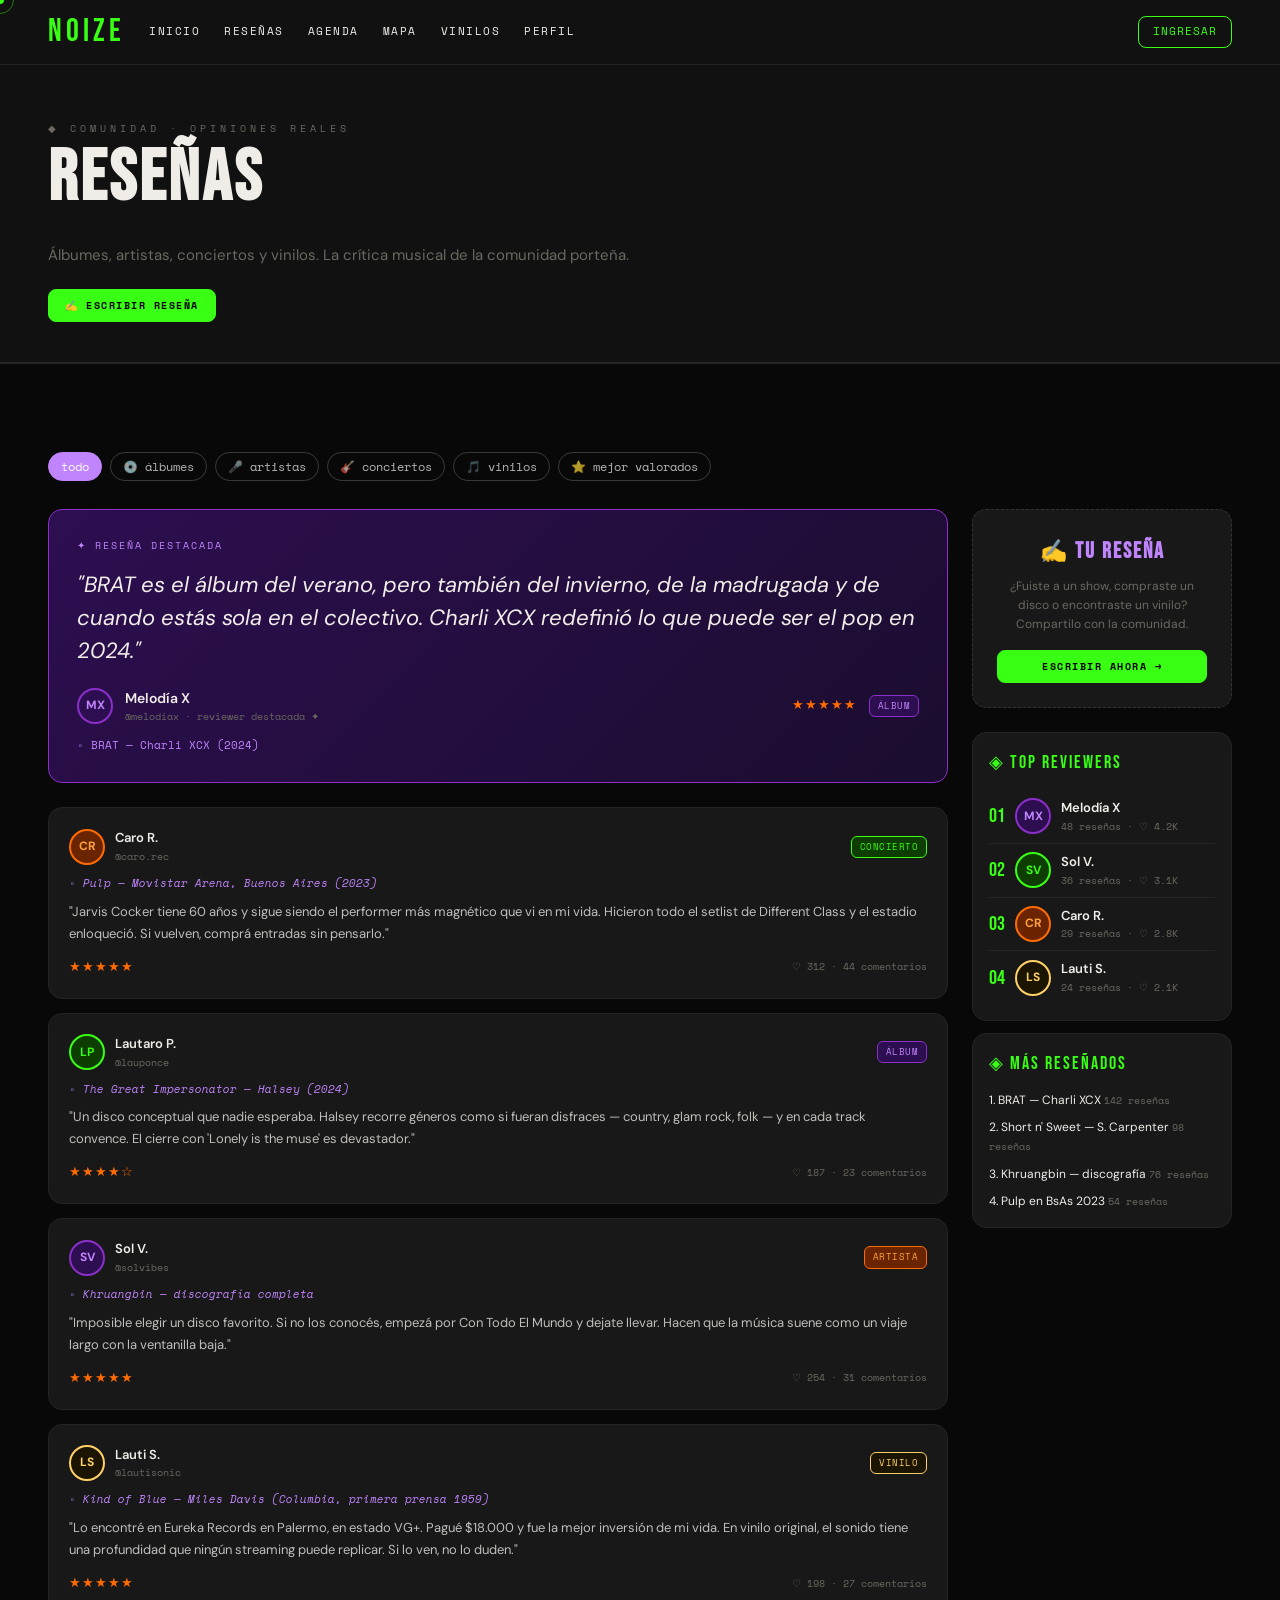
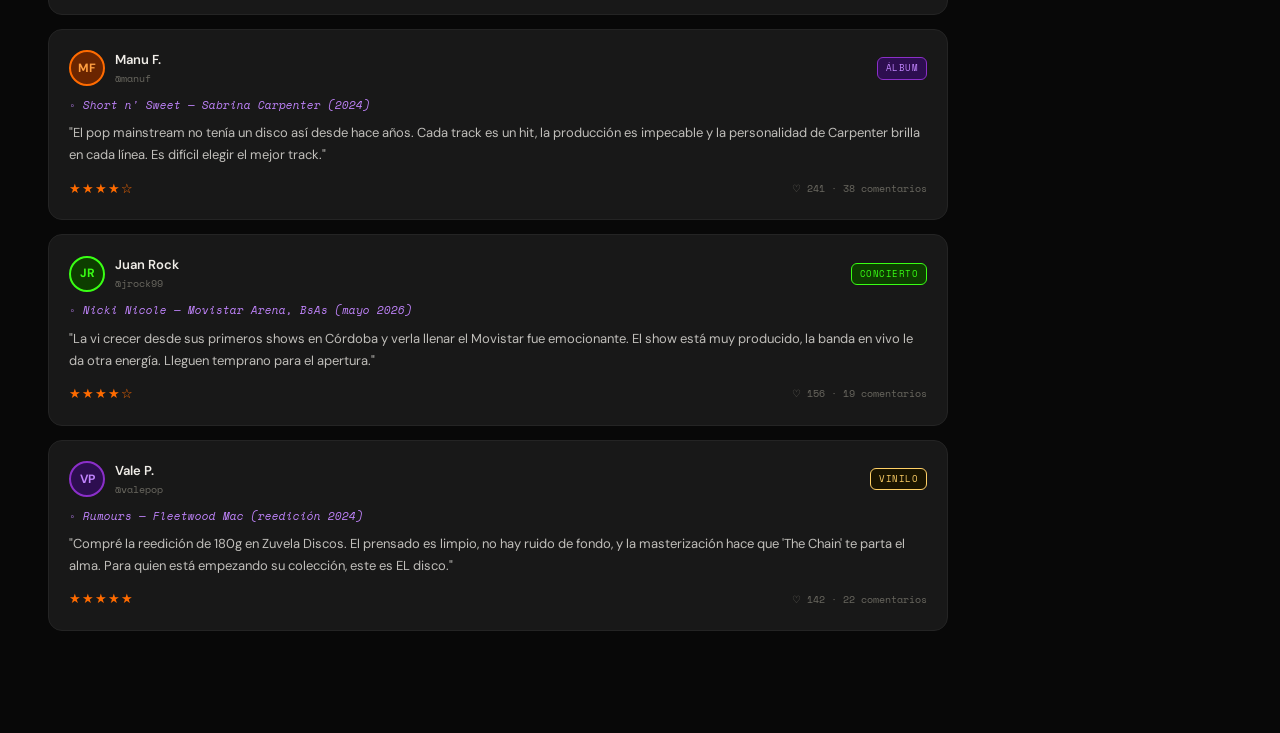
<file: resenas.html>
<!DOCTYPE html>
<html lang="es">
<head>
<meta charset="UTF-8">
<link rel="icon" href="img/vynil.png" type="image/png">
<meta name="viewport" content="width=device-width, initial-scale=1.0">
<title>NOIZE — Reseñas Musicales</title>
<link rel="stylesheet" href="shared.css">
<link href="https://fonts.googleapis.com/css2?family=Bebas+Neue&family=Space+Mono:wght@400;700&family=DM+Sans:wght@400;500;600&display=swap" rel="stylesheet">
<style>
.page-hero { padding:56px clamp(16px,4vw,48px) 40px; background:var(--s1); border-bottom:1px solid var(--border); }

/* REVIEWS LAYOUT */
.reviews-layout { display:grid; grid-template-columns:1fr 260px; gap:24px; align-items:start; }

/* FEATURED */
.featured-review {
  background:linear-gradient(135deg,var(--vd) 0%,#1a0d2e 100%);
  border:1px solid var(--violet); border-radius:var(--r); padding:28px; margin-bottom:24px;
}
.fr-quote { font-size:22px; font-style:italic; line-height:1.5; color:var(--text); margin-bottom:20px; }
.fr-meta { display:flex; align-items:center; gap:12px; flex-wrap:wrap; }

/* REVIEW CARD */
.review-card {
  background:var(--s2); border:1px solid var(--border); border-radius:var(--r);
  padding:20px; margin-bottom:14px; transition:border-color .2s, transform .2s;
}
.review-card:hover { border-color:var(--blight); transform:translateY(-1px); }
.rc-header { display:flex; align-items:center; gap:10px; margin-bottom:10px; }
.rc-name  { font-weight:600; font-size:13px; }
.rc-handle{ font-size:10px; color:var(--muted); font-family:'Space Mono',monospace; }
.rc-badge { margin-left:auto; }
.rc-subject{ font-size:11px; font-family:'Space Mono',monospace; color:var(--vl); font-style:italic; margin-bottom:8px; }
.rc-body  { font-size:13px; line-height:1.7; color:rgba(240,237,232,.78); margin-bottom:12px; }
.rc-footer{ display:flex; align-items:center; justify-content:space-between; }
.rc-likes { font-size:10px; color:var(--muted); font-family:'Space Mono',monospace; }

/* WRITE BOX */
.write-box {
  background:var(--s2); border:1.5px dashed var(--blight); border-radius:var(--r);
  padding:24px; text-align:center; margin-bottom:24px;
}
.write-box h3 { font-family:'Bebas Neue',sans-serif; font-size:22px; letter-spacing:2px; color:var(--vl); margin-bottom:8px; }
.write-box p { font-size:12px; color:var(--muted); margin-bottom:16px; line-height:1.6; }

/* SIDEBAR */
.sidebar { position:sticky; top:78px; }
.sidebar-card { background:var(--s2); border:1px solid var(--border); border-radius:var(--r); padding:16px; margin-bottom:12px; }
.sidebar-title { font-family:'Bebas Neue',sans-serif; font-size:18px; letter-spacing:2px; color:var(--green); margin-bottom:12px; }
.top-reviewer { display:flex; align-items:center; gap:10px; padding:8px 0; border-bottom:1px solid var(--border); }
.top-reviewer:last-child { border-bottom:none; }
.tr-info { flex:1; }
.tr-name { font-size:13px; font-weight:600; }
.tr-count { font-size:10px; color:var(--muted); font-family:'Space Mono',monospace; }
.tr-rank { font-family:'Bebas Neue',sans-serif; font-size:20px; color:var(--green); }

/* MODAL */
.modal-overlay {
  display:none; position:fixed; inset:0; background:rgba(0,0,0,.85);
  backdrop-filter:blur(8px); z-index:500; align-items:center; justify-content:center; padding:16px;
}
.modal-overlay.open { display:flex; }
.modal {
  background:var(--s2); border:1px solid var(--blight); border-radius:var(--r);
  padding:32px; max-width:560px; width:100%; position:relative;
  animation:fadeUp .3s ease;
}
.modal-close {
  position:absolute; top:14px; right:16px; background:none; border:none;
  color:var(--muted); font-size:20px; cursor:pointer; padding:4px 8px;
  border-radius:6px; transition:color .2s;
}
.modal-close:hover { color:var(--text); }
.modal h3 { font-family:'Bebas Neue',sans-serif; font-size:28px; letter-spacing:2px; color:var(--green); margin-bottom:20px; }
.form-group { margin-bottom:16px; }
.form-group label { display:block; font-size:10px; font-family:'Space Mono',monospace; letter-spacing:2px; text-transform:uppercase; color:var(--muted); margin-bottom:6px; }
.form-group input, .form-group select, .form-group textarea {
  width:100%; background:var(--s3); border:1px solid var(--border); border-radius:8px;
  padding:10px 14px; color:var(--text); font-family:'DM Sans',sans-serif; font-size:14px;
  outline:none; transition:border-color .2s;
}
.form-group input:focus, .form-group select:focus, .form-group textarea:focus { border-color:var(--violet); }
.form-group textarea { resize:vertical; min-height:100px; }
.form-group select option { background:var(--s3); }
.star-select { display:flex; gap:6px; margin-top:4px; }
.star-select span { font-size:24px; cursor:pointer; opacity:.4; transition:opacity .2s; }
.star-select span.on { opacity:1; }

.hidden { display:none; }

@media(max-width:900px) {
  .reviews-layout { grid-template-columns:1fr; }
  .sidebar { position:static; }
}
</style>
</head>
<body>
<div class="cur-dot"></div>
<div class="cur-ring"></div>
<nav style="display: flex; gap: 24px; padding: 16px clamp(16px, 4vw, 48px); border-bottom: 1px solid var(--border); background: var(--s1); align-items: center; justify-content: flex-start; width: 100%;">
  
  <a href="index.html" style="color: var(--green); font-family: 'Bebas Neue', sans-serif; font-size: clamp(24px, 3vw, 32px); text-decoration: none; letter-spacing: 4px; line-height: 1;">
    NOIZE
  </a>
  
  <div style="display: flex; gap: clamp(12px, 2vw, 24px); align-items: center; font-family: 'Space Mono', monospace; font-size: 11px; text-transform: uppercase; letter-spacing: 1.5px;">
    <a href="index.html" style="color: var(--text); text-decoration: none; transition: color 0.2s;" onmouseover="this.style.color='var(--green)'" onmouseout="this.style.color='var(--text)'">Inicio</a>
    <a href="resenas.html" style="color: var(--text); text-decoration: none; transition: color 0.2s;" onmouseover="this.style.color='var(--green)'" onmouseout="this.style.color='var(--text)'">Reseñas</a>
    <a href="agenda.html" style="color: var(--text); text-decoration: none; transition: color 0.2s;" onmouseover="this.style.color='var(--green)'" onmouseout="this.style.color='var(--text)'">Agenda</a>
    <a href="mapa.html" style="color: var(--text); text-decoration: none; transition: color 0.2s;" onmouseover="this.style.color='var(--green)'" onmouseout="this.style.color='var(--text)'">Mapa</a>
    <a href="vinilos.html" style="color: var(--text); text-decoration: none; transition: color 0.2s;" onmouseover="this.style.color='var(--green)'" onmouseout="this.style.color='var(--text)'">Vinilos</a>
    <a href="perfil.html" style="color: var(--text); text-decoration: none; transition: color 0.2s;" onmouseover="this.style.color='var(--green)'" onmouseout="this.style.color='var(--text)'">Perfil</a>
  </div>
  
  <a href="login.html" style="margin-left: auto; color: var(--green); font-family: 'Space Mono', monospace; font-size: 11px; text-transform: uppercase; text-decoration: none; letter-spacing: 1px; border: 1px solid var(--green); padding: 6px 14px; border-radius: 8px; transition: background 0.2s, color 0.2s;" onmouseover="this.style.background='var(--green)'; this.style.color='#000'" onmouseout="this.style.background='none'; this.style.color='var(--green)'">
    Ingresar
  </a>

</nav>
<div id="ticker-root"></div>

<div class="page-hero">
  <div style="max-width:680px;">
    <div class="eyebrow">◆ comunidad · opiniones reales</div>
    <h1 class="h1">RESEÑAS</h1>
    <p style="color:var(--muted);font-size:15px;line-height:1.7;margin-bottom:20px;">Álbumes, artistas, conciertos y vinilos. La crítica musical de la comunidad porteña.</p>
    <button class="btn btn-green" onclick="openModal()">✍️ escribir reseña</button>
  </div>
</div>

<section class="section">
  <!-- FILTERS -->
  <div class="filter-bar" id="filter-bar">
    <button class="btn-filtro active" onclick="aplicarFiltro('todo', this)">todo</button>
    <button class="btn-filtro" onclick="aplicarFiltro('album', this)">💿 álbumes</button>
    <button class="btn-filtro" onclick="aplicarFiltro('artista', this)">🎤 artistas</button>
    <button class="btn-filtro" onclick="aplicarFiltro('conciertos', this)">🎸 conciertos</button>
    <button class="btn-filtro" onclick="aplicarFiltro('vinilo', this)">🎵 vinilos</button>
    <button class="btn-filtro" onclick="aplicarFiltro('mejor-valorados', this)">⭐ mejor valorados</button>
  </div>

  <script>
    function aplicarFiltro(filtroElegido, botonClickeado) {
      // 1. Cambiamos el color al botón clickeado
      const botones = document.querySelectorAll('.btn-filtro');
      botones.forEach(b => b.classList.remove('active'));
      botonClickeado.classList.add('active');

      // 2. Filtramos las reseñas chiquitas
      const tarjetas = document.querySelectorAll('.review-card');
      tarjetas.forEach(tarjeta => {
        const tipo = tarjeta.getAttribute('data-type');
        const puntaje = tarjeta.getAttribute('data-rating');
        
        if (filtroElegido === 'todo') {
          tarjeta.style.display = 'block';
        } else if (filtroElegido === 'mejor-valorados') {
          tarjeta.style.display = (puntaje === '5') ? 'block' : 'none';
        } else {
          tarjeta.style.display = (tipo === filtroElegido) ? 'block' : 'none';
        }
      });

      // 3. Filtramos la reseña destacada gigante de Charli XCX
      const destacada = document.querySelector('.featured-review');
      if (destacada) {
        const tipoDestacada = destacada.getAttribute('data-type');
        if (filtroElegido === 'todo' || filtroElegido === 'mejor-valorados') {
          destacada.style.display = 'block';
        } else {
          destacada.style.display = (tipoDestacada === filtroElegido) ? 'block' : 'none';
        }
      }
    }
  </script>

  <div class="reviews-layout">
    <div>
      <!-- FEATURED -->
      <div class="featured-review" data-type="album">
        <div style="display:flex;align-items:center;gap:8px;margin-bottom:14px;">
          <span style="font-size:10px;font-family:'Space Mono',monospace;letter-spacing:2px;color:var(--vl);">✦ RESEÑA DESTACADA</span>
        </div>
        <div class="fr-quote">"BRAT es el álbum del verano, pero también del invierno, de la madrugada y de cuando estás sola en el colectivo. Charli XCX redefinió lo que puede ser el pop en 2024."</div>
        <div class="fr-meta">
          <div class="avatar av-v">MX</div>
          <div>
            <div style="font-weight:600;font-size:14px;"><a href="perfil.html" style="color:inherit;text-decoration:none;">Melodía X</a></div>
            <div style="font-size:10px;color:var(--muted);font-family:'Space Mono',monospace;">@melodiax · reviewer destacada ✦</div>
          </div>
          <div class="stars" style="margin-left:auto;">★★★★★</div>
          <span class="tag tag-album">álbum</span>
        </div>
        <div style="font-size:11px;font-family:'Space Mono',monospace;color:var(--vl);margin-top:12px;">◦ BRAT — Charli XCX (2024)</div>
      </div>

      <!-- REVIEW CARDS -->
      <div id="reviews-container">

        <div class="review-card" data-type="conciertos" data-rating="5">
          <div class="rc-header">
            <div class="avatar av-o">CR</div>
            <div><div class="rc-name">Caro R.</div><div class="rc-handle">@caro.rec</div></div>
            <span class="tag tag-concierto rc-badge">concierto</span>
          </div>
          <div class="rc-subject">◦ Pulp — Movistar Arena, Buenos Aires (2023)</div>
          <div class="rc-body">"Jarvis Cocker tiene 60 años y sigue siendo el performer más magnético que vi en mi vida. Hicieron todo el setlist de Different Class y el estadio enloqueció. Si vuelven, comprá entradas sin pensarlo."</div>
          <div class="rc-footer">
            <div class="stars">★★★★★</div>
            <div class="rc-likes">♡ 312 · 44 comentarios</div>
          </div>
        </div>

        <div class="review-card" data-type="album" data-rating="5">
          <div class="rc-header">
            <div class="avatar av-g">LP</div>
            <div><div class="rc-name">Lautaro P.</div><div class="rc-handle">@lauponce</div></div>
            <span class="tag tag-album rc-badge">álbum</span>
          </div>
          <div class="rc-subject">◦ The Great Impersonator — Halsey (2024)</div>
          <div class="rc-body">"Un disco conceptual que nadie esperaba. Halsey recorre géneros como si fueran disfraces — country, glam rock, folk — y en cada track convence. El cierre con 'Lonely is the muse' es devastador."</div>
          <div class="rc-footer">
            <div class="stars">★★★★☆</div>
            <div class="rc-likes">♡ 187 · 23 comentarios</div>
          </div>
        </div>

        <div class="review-card" data-type="artista" data-rating="5">
          <div class="rc-header">
            <div class="avatar av-v">SV</div>
            <div><div class="rc-name">Sol V.</div><div class="rc-handle">@solvibes</div></div>
            <span class="tag tag-artista rc-badge">artista</span>
          </div>
          <div class="rc-subject">◦ Khruangbin — discografía completa</div>
          <div class="rc-body">"Imposible elegir un disco favorito. Si no los conocés, empezá por Con Todo El Mundo y dejate llevar. Hacen que la música suene como un viaje largo con la ventanilla baja."</div>
          <div class="rc-footer">
            <div class="stars">★★★★★</div>
            <div class="rc-likes">♡ 254 · 31 comentarios</div>
          </div>
        </div>

        <div class="review-card" data-type="vinilo" data-rating="5">
          <div class="rc-header">
            <div class="avatar av-y">LS</div>
            <div><div class="rc-name">Lauti S.</div><div class="rc-handle">@lautisonic</div></div>
            <span class="tag tag-vinilo rc-badge">vinilo</span>
          </div>
          <div class="rc-subject">◦ Kind of Blue — Miles Davis (Columbia, primera prensa 1959)</div>
          <div class="rc-body">"Lo encontré en Eureka Records en Palermo, en estado VG+. Pagué $18.000 y fue la mejor inversión de mi vida. En vinilo original, el sonido tiene una profundidad que ningún streaming puede replicar. Si lo ven, no lo duden."</div>
          <div class="rc-footer">
            <div class="stars">★★★★★</div>
            <div class="rc-likes">♡ 198 · 27 comentarios</div>
          </div>
        </div>

        <div class="review-card" data-type="album" data-rating="5">
          <div class="rc-header">
            <div class="avatar av-o">MF</div>
            <div><div class="rc-name">Manu F.</div><div class="rc-handle">@manuf</div></div>
            <span class="tag tag-album rc-badge">álbum</span>
          </div>
          <div class="rc-subject">◦ Short n' Sweet — Sabrina Carpenter (2024)</div>
          <div class="rc-body">"El pop mainstream no tenía un disco así desde hace años. Cada track es un hit, la producción es impecable y la personalidad de Carpenter brilla en cada línea. Es difícil elegir el mejor track."</div>
          <div class="rc-footer">
            <div class="stars">★★★★☆</div>
            <div class="rc-likes">♡ 241 · 38 comentarios</div>
          </div>
        </div>

        <div class="review-card" data-type="conciertos" data-rating="5">
          <div class="rc-header">
            <div class="avatar av-g">JR</div>
            <div><div class="rc-name">Juan Rock</div><div class="rc-handle">@jrock99</div></div>
            <span class="tag tag-concierto rc-badge">concierto</span>
          </div>
          <div class="rc-subject">◦ Nicki Nicole — Movistar Arena, BsAs (mayo 2026)</div>
          <div class="rc-body">"La vi crecer desde sus primeros shows en Córdoba y verla llenar el Movistar fue emocionante. El show está muy producido, la banda en vivo le da otra energía. Lleguen temprano para el apertura."</div>
          <div class="rc-footer">
            <div class="stars">★★★★☆</div>
            <div class="rc-likes">♡ 156 · 19 comentarios</div>
          </div>
        </div>

        <div class="review-card" data-type="vinilo" data-rating="5">
          <div class="rc-header">
            <div class="avatar av-v">VP</div>
            <div><div class="rc-name">Vale P.</div><div class="rc-handle">@valepop</div></div>
            <span class="tag tag-vinilo rc-badge">vinilo</span>
          </div>
          <div class="rc-subject">◦ Rumours — Fleetwood Mac (reedición 2024)</div>
          <div class="rc-body">"Compré la reedición de 180g en Zuvela Discos. El prensado es limpio, no hay ruido de fondo, y la masterización hace que 'The Chain' te parta el alma. Para quien está empezando su colección, este es EL disco."</div>
          <div class="rc-footer">
            <div class="stars">★★★★★</div>
            <div class="rc-likes">♡ 142 · 22 comentarios</div>
          </div>
        </div>

      </div><!-- end reviews-container -->
    </div>

    <!-- SIDEBAR -->
    <div class="sidebar">
      <div class="write-box">
        <h3>✍️ TU RESEÑA</h3>
        <p>¿Fuiste a un show, compraste un disco o encontraste un vinilo? Compartilo con la comunidad.</p>
        <button class="btn btn-green" onclick="openModal()" style="width:100%;justify-content:center;">escribir ahora →</button>
      </div>

      <div class="sidebar-card">
        <div class="sidebar-title">◈ TOP REVIEWERS</div>
        <div class="top-reviewer">
          <div class="tr-rank">01</div>
          <div class="avatar av-v">MX</div>
          <div class="tr-info"><div class="tr-name"><a href="perfil.html" style="color:inherit;text-decoration:none;">Melodía X</a></div><div class="tr-count">48 reseñas · ♡ 4.2K</div></div>
        </div>
        <div class="top-reviewer">
          <div class="tr-rank">02</div>
          <div class="avatar av-g">SV</div>
          <div class="tr-info"><div class="tr-name">Sol V.</div><div class="tr-count">36 reseñas · ♡ 3.1K</div></div>
        </div>
        <div class="top-reviewer">
          <div class="tr-rank">03</div>
          <div class="avatar av-o">CR</div>
          <div class="tr-info"><div class="tr-name">Caro R.</div><div class="tr-count">29 reseñas · ♡ 2.8K</div></div>
        </div>
        <div class="top-reviewer">
          <div class="tr-rank">04</div>
          <div class="avatar av-y">LS</div>
          <div class="tr-info"><div class="tr-name">Lauti S.</div><div class="tr-count">24 reseñas · ♡ 2.1K</div></div>
        </div>
      </div>

      <div class="sidebar-card">
        <div class="sidebar-title">◈ MÁS RESEÑADOS</div>
        <div style="display:flex;flex-direction:column;gap:8px;">
          <div style="font-size:12px;color:var(--text);">1. BRAT — Charli XCX <span style="color:var(--muted);font-family:'Space Mono',monospace;font-size:10px;">142 reseñas</span></div>
          <div style="font-size:12px;color:var(--text);">2. Short n' Sweet — S. Carpenter <span style="color:var(--muted);font-family:'Space Mono',monospace;font-size:10px;">98 reseñas</span></div>
          <div style="font-size:12px;color:var(--text);">3. Khruangbin — discografía <span style="color:var(--muted);font-family:'Space Mono',monospace;font-size:10px;">76 reseñas</span></div>
          <div style="font-size:12px;color:var(--text);">4. Pulp en BsAs 2023 <span style="color:var(--muted);font-family:'Space Mono',monospace;font-size:10px;">54 reseñas</span></div>
        </div>
      </div>
    </div>
  </div>
</section>

<!-- WRITE MODAL -->
<div class="modal-overlay" id="modal">
  <div class="modal">
    <button class="modal-close" onclick="closeModal()">✕</button>
    <h3>ESCRIBÍ TU RESEÑA</h3>
    <div class="form-group">
      <label>tipo de reseña</label>
      <select id="review-type">
        <option value="">seleccioná...</option>
        <option>Álbum</option>
        <option>Artista</option>
        <option>Concierto</option>
        <option>Vinilo</option>
      </select>
    </div>
    <div class="form-group">
      <label>nombre del álbum / artista / evento</label>
      <input type="text" placeholder="ej: BRAT — Charli XCX">
    </div>
    <div class="form-group">
      <label>calificación</label>
      <div class="star-select" id="stars">
        <span onclick="setStar(1)">★</span>
        <span onclick="setStar(2)">★</span>
        <span onclick="setStar(3)">★</span>
        <span onclick="setStar(4)">★</span>
        <span onclick="setStar(5)">★</span>
      </div>
    </div>
    <div class="form-group">
      <label>tu reseña</label>
      <textarea placeholder="Contá tu experiencia, lo que te generó, por qué lo recomendarías..."></textarea>
    </div>
    <button class="btn btn-green" style="width:100%;justify-content:center;padding:12px;" onclick="closeModal()">publicar reseña →</button>
  </div>
</div>

<div id="footer-root"></div>
<script src="shared.js"></script>
<script>
  initPage('resenas.html');

  // MODAL DE RESEÑAS
  function openModal()  { document.getElementById('modal').classList.add('open'); document.body.style.overflow='hidden'; }
  function closeModal() { document.getElementById('modal').classList.remove('open'); document.body.style.overflow=''; }
  
  // Arreglamos también el clic del modal por las dudas
  document.addEventListener('click', e => { 
    if(e.target.id === 'modal') closeModal(); 
  });

  // ESTRELLITAS
  function setStar(n) {
    document.querySelectorAll('#stars span').forEach((s,i) => s.classList.toggle('on', i < n));
  }

  // FILTROS (MÉTODO INVENCIBLE)
  document.addEventListener('click', function(e) {
    // Si el usuario hace clic exactamente en un elemento que tenga la clase 'btn-filtro'
    if (e.target.classList.contains('btn-filtro')) {
      
      const botonClickeado = e.target;
      const todosLosBotones = document.querySelectorAll('.btn-filtro');
      const tarjetas = document.querySelectorAll('.review-card');
      const destacada = document.querySelector('.featured-review');

      // 1. Cambiamos el color
      todosLosBotones.forEach(b => b.classList.remove('active')); 
      botonClickeado.classList.add('active');

      // 2. Leemos qué botón tocaste
      const filtro = botonClickeado.getAttribute('data-filter');

      // 3. Filtramos las reseñas comunes
      tarjetas.forEach(tarjeta => {
        const tipo = tarjeta.getAttribute('data-type');
        const puntaje = tarjeta.getAttribute('data-rating');

        if (filtro === 'todo') {
          tarjeta.style.display = 'block';
        } else if (filtro === 'mejor-valorados') {
          tarjeta.style.display = (puntaje === '5') ? 'block' : 'none';
        } else {
          tarjeta.style.display = (tipo === filtro) ? 'block' : 'none';
        }
      });

      // 4. Filtramos la reseña destacada gigante
      if (destacada) {
        const tipoDestacada = destacada.getAttribute('data-type');
        if (filtro === 'todo' || filtro === 'mejor-valorados') {
          destacada.style.display = 'block';
        } else {
          destacada.style.display = (tipoDestacada === filtro) ? 'block' : 'none';
        }
      }
    }
  });
</script>
</body>
</html>
</file>
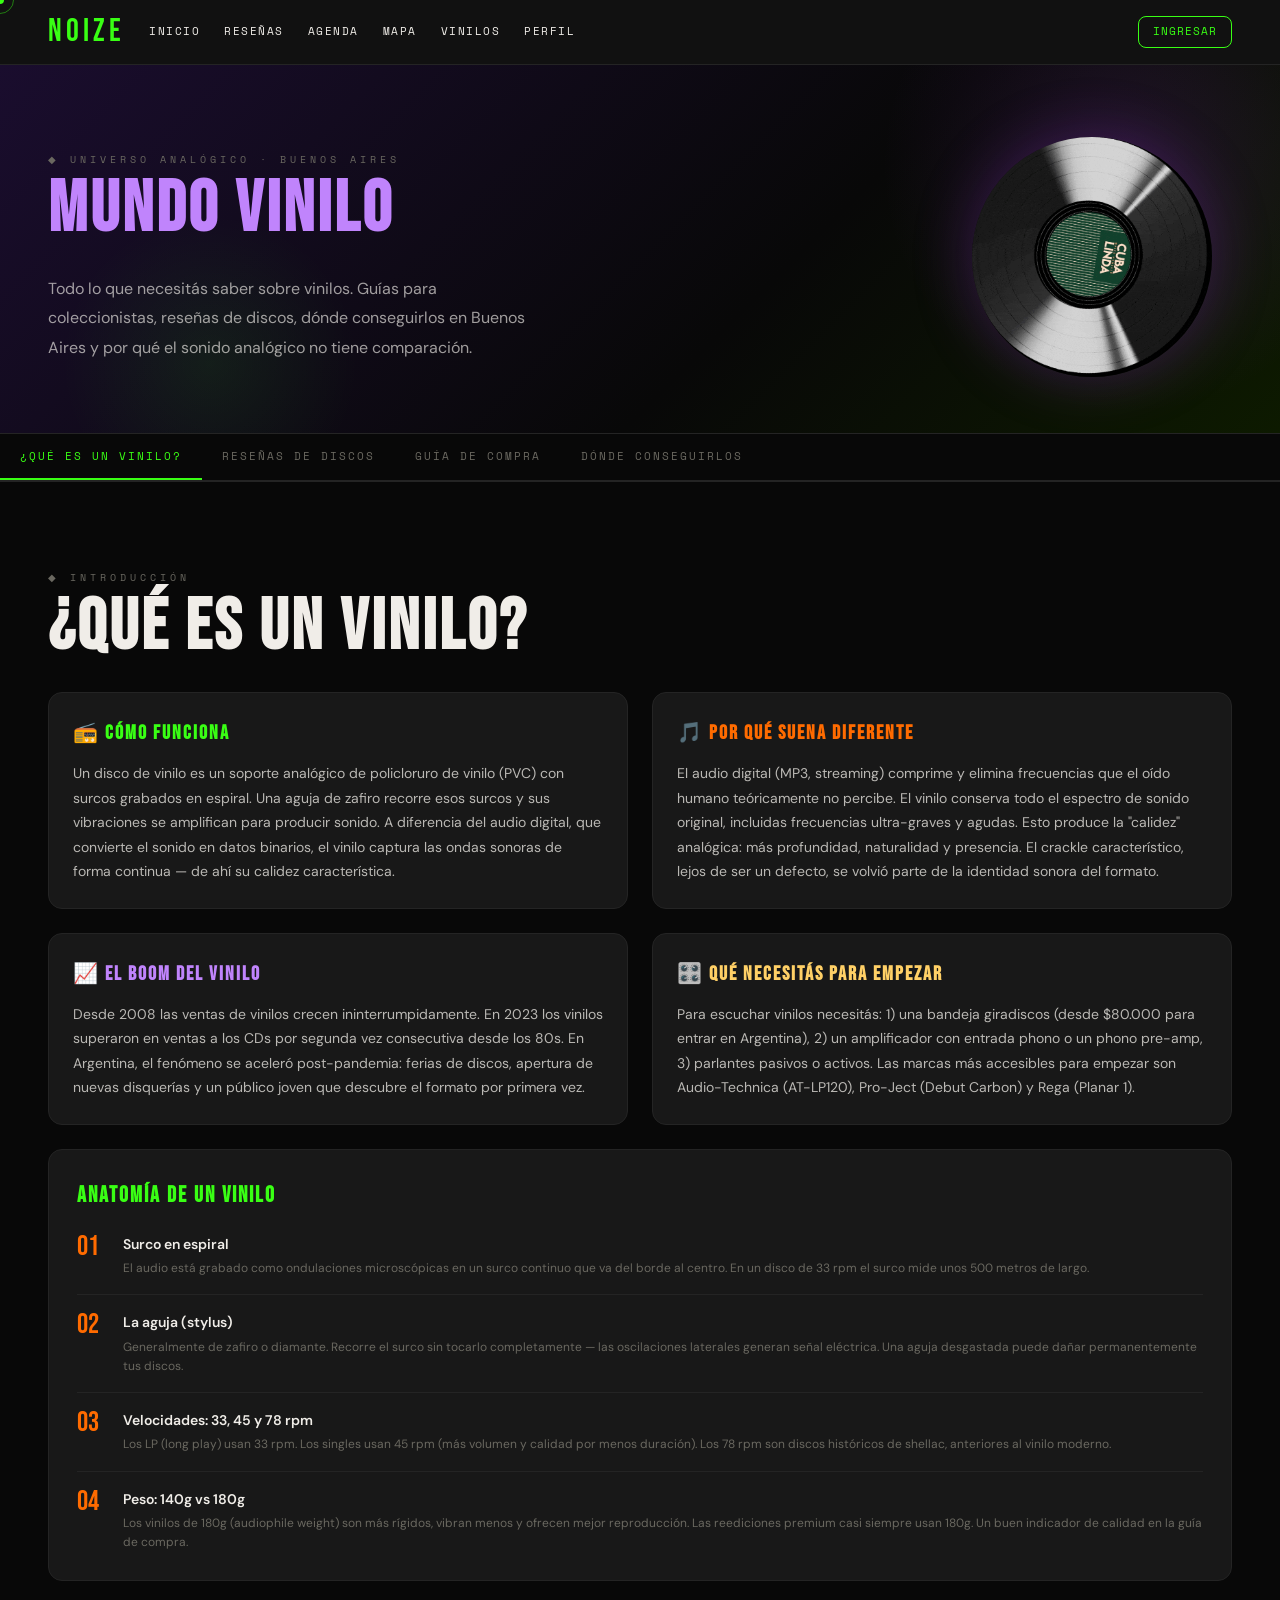
<file: vinilos.html>
<!DOCTYPE html>
<html lang="es">
<head>
<meta charset="UTF-8">
<link rel="icon" href="img/vynil.png" type="image/png">
<meta name="viewport" content="width=device-width, initial-scale=1.0">
<title>NOIZE — Mundo Vinilo · Buenos Aires</title>
<link rel="stylesheet" href="shared.css">
<link href="https://fonts.googleapis.com/css2?family=Bebas+Neue&family=Space+Mono:wght@400;700&family=DM+Sans:wght@400;500;600&display=swap" rel="stylesheet">
<style>
/* HERO VINILO */
.vinyl-hero {
  padding:72px clamp(16px,4vw,48px) 56px;
  background:linear-gradient(135deg,#1a0d2e 0%,var(--black) 60%,#0d1a00 100%);
  border-bottom:1px solid var(--border); position:relative; overflow:hidden;
}
.vh-glow { position:absolute; border-radius:50%; pointer-events:none; }
.vh-g1 { width:500px;height:500px;background:radial-gradient(circle,rgba(139,47,201,.18),transparent 70%);top:-150px;right:-100px; }
.vh-g2 { width:300px;height:300px;background:radial-gradient(circle,rgba(57,255,20,.08),transparent 70%);bottom:-80px;left:60px; }
.vinyl-hero-inner { display:grid; grid-template-columns:1fr 280px; gap:40px; align-items:center; position:relative; z-index:2; }
.vh-disc-big {
  width:240px; height:240px; border-radius:50%;
  background:conic-gradient(#111 0deg,#1c1c1c 8deg,#111 16deg,#1c1c1c 24deg,#111 32deg,#1c1c1c 40deg,#111 48deg,#1c1c1c 56deg,#111 64deg,#1c1c1c 72deg,#111 80deg,#1c1c1c 88deg,#111 96deg,#1c1c1c 104deg,#111 112deg,#1c1c1c 120deg,#111 128deg,#1c1c1c 136deg,#111 144deg,#1c1c1c 152deg,#111 160deg,#1c1c1c 168deg,#111 176deg,#1c1c1c 184deg,#111 192deg,#1c1c1c 200deg,#111 208deg,#1c1c1c 216deg,#111 224deg,#1c1c1c 232deg,#111 240deg,#1c1c1c 248deg,#111 256deg,#1c1c1c 264deg,#111 272deg,#1c1c1c 280deg,#111 288deg,#1c1c1c 296deg,#111 304deg,#1c1c1c 312deg,#111 320deg,#1c1c1c 328deg,#111 336deg,#1c1c1c 344deg,#111 352deg,#1c1c1c 360deg);
  border:2px solid rgba(192,132,252,.35); box-shadow:0 0 60px rgba(139,47,201,.3);
  animation:spin 14s linear infinite; position:relative; margin:0 auto;
}
@keyframes spin { to{transform:rotate(360deg)} }
.vh-disc-big::after {
  content:''; position:absolute; top:50%;left:50%;transform:translate(-50%,-50%);
  width:52px;height:52px;border-radius:50%;
  background:radial-gradient(circle,var(--vl) 0%,var(--vd) 60%,#111 100%);
}

/* TABS */
.tabs { display:flex; gap:0; border-bottom:1px solid var(--border); overflow-x:auto; scrollbar-width:none; }
.tabs::-webkit-scrollbar { display:none; }
.tab-btn {
  font-size:11px; font-family:'Space Mono',monospace; letter-spacing:2px; text-transform:uppercase;
  color:var(--muted); padding:14px 20px; border-bottom:2px solid transparent;
  cursor:pointer; background:none; border-top:none; border-left:none; border-right:none;
  white-space:nowrap; transition:color .2s, border-color .2s;
}
.tab-btn:hover { color:var(--text); }
.tab-btn.active { color:var(--green); border-bottom-color:var(--green); }
.tab-pane { display:none; }
.tab-pane.active { display:block; }

/* QUÉ ES */
.que-es-grid { display:grid; grid-template-columns:1fr 1fr; gap:24px; }
.info-card { background:var(--s2); border:1px solid var(--border); border-radius:var(--r); padding:24px; }
.info-card h3 { font-family:'Bebas Neue',sans-serif; font-size:20px; letter-spacing:2px; margin-bottom:12px; }
.info-card p { font-size:14px; line-height:1.75; color:rgba(240,237,232,.75); }
.anatomy { background:var(--s2); border:1px solid var(--border); border-radius:var(--r); padding:28px; }
.anatomy h3 { font-family:'Bebas Neue',sans-serif; font-size:22px; letter-spacing:2px; color:var(--green); margin-bottom:20px; }
.anatomy-item { display:flex; gap:14px; margin-bottom:16px; padding-bottom:16px; border-bottom:1px solid var(--border); }
.anatomy-item:last-child { border-bottom:none; margin-bottom:0; padding-bottom:0; }
.a-num { font-family:'Bebas Neue',sans-serif; font-size:28px; color:var(--orange); width:32px; flex-shrink:0; line-height:1; }
.a-title { font-weight:600; font-size:14px; margin-bottom:4px; }
.a-desc { font-size:12px; color:var(--muted); line-height:1.6; }

/* RESEÑAS TAB */
.vinyl-review { background:var(--s2); border:1px solid var(--border); border-radius:var(--r); padding:22px; margin-bottom:14px; }
.vr-header { display:flex; gap:14px; align-items:flex-start; margin-bottom:14px; }
.vr-cover { width:64px;height:64px;border-radius:8px;background:var(--s3);display:flex;align-items:center;justify-content:center;font-size:28px;flex-shrink:0; }
.vr-meta { flex:1; }
.vr-album { font-weight:700; font-size:15px; margin-bottom:2px; }
.vr-artist { font-size:12px; color:var(--muted); font-family:'Space Mono',monospace; margin-bottom:4px; }
.vr-details { display:flex; gap:8px; flex-wrap:wrap; }
.vr-body { font-size:13px; line-height:1.7; color:rgba(240,237,232,.78); margin-bottom:14px; }
.vr-footer { display:flex; align-items:center; justify-content:space-between; flex-wrap:wrap; gap:8px; }
.vr-reviewer { display:flex; align-items:center; gap:8px; }
.vr-where { font-size:11px; font-family:'Space Mono',monospace; color:var(--green); }

/* GUÍA */
.guide-steps { display:grid; grid-template-columns:repeat(3,1fr); gap:16px; margin-bottom:32px; }
.guide-step { background:var(--s2); border:1px solid var(--border); border-radius:var(--r); padding:22px; }
.step-num { font-family:'Bebas Neue',sans-serif; font-size:36px; color:var(--orange); line-height:1; margin-bottom:8px; }
.step-title { font-weight:600; font-size:14px; margin-bottom:8px; }
.step-body { font-size:12px; color:var(--muted); line-height:1.65; }

.grading-table { width:100%; border-collapse:collapse; background:var(--s2); border-radius:var(--r); overflow:hidden; }
.grading-table th { background:var(--s3); font-family:'Space Mono',monospace; font-size:10px; letter-spacing:2px; text-transform:uppercase; color:var(--muted); padding:12px 16px; text-align:left; }
.grading-table td { padding:12px 16px; border-top:1px solid var(--border); font-size:13px; vertical-align:top; }
.grade-code { font-family:'Bebas Neue',sans-serif; font-size:20px; }
.grade-m { color:var(--green); }
.grade-nm { color:var(--green); }
.grade-vg { color:var(--yellow); }
.grade-g { color:var(--orange); }
.grade-f { color:var(--muted); }

/* DÓNDE */
.stores-grid { display:grid; grid-template-columns:repeat(2,1fr); gap:16px; }
.store-card { background:var(--s2); border:1px solid var(--border); border-radius:var(--r); padding:22px; }
.store-header { display:flex; gap:12px; align-items:center; margin-bottom:14px; }
.store-icon { width:48px;height:48px;border-radius:12px;background:var(--vd);display:flex;align-items:center;justify-content:center;font-size:22px;flex-shrink:0; }
.store-name { font-family:'Bebas Neue',sans-serif; font-size:20px; letter-spacing:1px; }
.store-type { font-size:10px; font-family:'Space Mono',monospace; color:var(--muted); letter-spacing:1px; }
.store-info { display:flex; flex-direction:column; gap:5px; font-size:12px; color:var(--muted); }
.store-info span { display:flex; align-items:baseline; gap:6px; }
.store-info a { color:var(--green); text-decoration:none; }
.store-tags { display:flex; gap:6px; flex-wrap:wrap; margin-top:10px; }
.community-tip { background:var(--green-d); border:1px solid var(--green); border-radius:8px; padding:10px 14px; margin-top:12px; font-size:12px; color:var(--text); line-height:1.5; }
.ct-label { font-family:'Space Mono',monospace; font-size:9px; letter-spacing:2px; color:var(--green); margin-bottom:4px; }

/* online stores */
.online-grid { display:grid; grid-template-columns:repeat(3,1fr); gap:12px; margin-top:24px; }
.online-item { background:var(--s2); border:1px solid var(--border); border-radius:var(--r); padding:16px; text-align:center; }
.online-item a { text-decoration:none; color:var(--green); font-family:'Space Mono',monospace; font-size:11px; }

@media(max-width:900px) {
  .vinyl-hero-inner { grid-template-columns:1fr; }
  .que-es-grid { grid-template-columns:1fr; }
  .guide-steps { grid-template-columns:1fr 1fr; }
  .stores-grid { grid-template-columns:1fr; }
  .online-grid { grid-template-columns:1fr 1fr; }
}
@media(max-width:640px) {
  .guide-steps { grid-template-columns:1fr; }
  .online-grid { grid-template-columns:1fr; }
  .vh-disc-big { width:160px; height:160px; }
}
</style>
</head>
<body>
<div class="cur-dot"></div>
<div class="cur-ring"></div>
<nav style="display: flex; gap: 24px; padding: 16px clamp(16px, 4vw, 48px); border-bottom: 1px solid var(--border); background: var(--s1); align-items: center; justify-content: flex-start; width: 100%;">
  
  <a href="index.html" style="color: var(--green); font-family: 'Bebas Neue', sans-serif; font-size: clamp(24px, 3vw, 32px); text-decoration: none; letter-spacing: 4px; line-height: 1;">
    NOIZE
  </a>
  
  <div style="display: flex; gap: clamp(12px, 2vw, 24px); align-items: center; font-family: 'Space Mono', monospace; font-size: 11px; text-transform: uppercase; letter-spacing: 1.5px;">
    <a href="index.html" style="color: var(--text); text-decoration: none; transition: color 0.2s;" onmouseover="this.style.color='var(--green)'" onmouseout="this.style.color='var(--text)'">Inicio</a>
    <a href="resenas.html" style="color: var(--text); text-decoration: none; transition: color 0.2s;" onmouseover="this.style.color='var(--green)'" onmouseout="this.style.color='var(--text)'">Reseñas</a>
    <a href="agenda.html" style="color: var(--text); text-decoration: none; transition: color 0.2s;" onmouseover="this.style.color='var(--green)'" onmouseout="this.style.color='var(--text)'">Agenda</a>
    <a href="mapa.html" style="color: var(--text); text-decoration: none; transition: color 0.2s;" onmouseover="this.style.color='var(--green)'" onmouseout="this.style.color='var(--text)'">Mapa</a>
    <a href="vinilos.html" style="color: var(--text); text-decoration: none; transition: color 0.2s;" onmouseover="this.style.color='var(--green)'" onmouseout="this.style.color='var(--text)'">Vinilos</a>
    <a href="perfil.html" style="color: var(--text); text-decoration: none; transition: color 0.2s;" onmouseover="this.style.color='var(--green)'" onmouseout="this.style.color='var(--text)'">Perfil</a>
  </div>
  
  <a href="login.html" style="margin-left: auto; color: var(--green); font-family: 'Space Mono', monospace; font-size: 11px; text-transform: uppercase; text-decoration: none; letter-spacing: 1px; border: 1px solid var(--green); padding: 6px 14px; border-radius: 8px; transition: background 0.2s, color 0.2s;" onmouseover="this.style.background='var(--green)'; this.style.color='#000'" onmouseout="this.style.background='none'; this.style.color='var(--green)'">
    Ingresar
  </a>

</nav>
<div id="ticker-root"></div>

<!-- VINYL HERO -->
<div class="vinyl-hero">
  <div class="vh-glow vh-g1"></div>
  <div class="vh-glow vh-g2"></div>
  <div class="vinyl-hero-inner">
    <div>
      <div class="eyebrow">◆ universo analógico · buenos aires</div>
      <h1 class="h1" style="color:var(--vl);">MUNDO VINILO</h1>
      <p style="font-size:16px;color:rgba(240,237,232,.65);line-height:1.85;max-width:480px;">Todo lo que necesitás saber sobre vinilos. Guías para coleccionistas, reseñas de discos, dónde conseguirlos en Buenos Aires y por qué el sonido analógico no tiene comparación.</p>
    </div>
    <div style="display:flex;justify-content:center;">
      <img src="img/vinilo.gif" alt="Vinilo girando" style="width: 240px; height: 240px; border-radius: 50%; box-shadow: 0 0 60px rgba(139,47,201,0.3); object-fit: cover;">
      
    </div>
  </div>
</div>

<!-- TABS -->
<div class="tabs" id="vinyl-tabs">
  <button class="tab-btn active" onclick="switchTab('que-es',this)">¿Qué es un vinilo?</button>
  <button class="tab-btn" onclick="switchTab('resenas',this)">reseñas de discos</button>
  <button class="tab-btn" onclick="switchTab('guia',this)">guía de compra</button>
  <button class="tab-btn" onclick="switchTab('donde',this)">dónde conseguirlos</button>
</div>

<section class="section">

  <!-- TAB: QUÉ ES -->
  <div class="tab-pane active" id="tab-que-es">
    <div class="eyebrow">◆ introducción</div>
    <h2 class="h1" style="margin-bottom:28px;">¿Qué es un vinilo?</h2>

    <div class="que-es-grid" style="margin-bottom:24px;">
      <div class="info-card">
        <h3 style="color:var(--green);">📻 Cómo funciona</h3>
        <p>Un disco de vinilo es un soporte analógico de policloruro de vinilo (PVC) con surcos grabados en espiral. Una aguja de zafiro recorre esos surcos y sus vibraciones se amplifican para producir sonido. A diferencia del audio digital, que convierte el sonido en datos binarios, el vinilo captura las ondas sonoras de forma continua — de ahí su calidez característica.</p>
      </div>
      <div class="info-card">
        <h3 style="color:var(--orange);">🎵 Por qué suena diferente</h3>
        <p>El audio digital (MP3, streaming) comprime y elimina frecuencias que el oído humano teóricamente no percibe. El vinilo conserva todo el espectro de sonido original, incluidas frecuencias ultra-graves y agudas. Esto produce la "calidez" analógica: más profundidad, naturalidad y presencia. El crackle característico, lejos de ser un defecto, se volvió parte de la identidad sonora del formato.</p>
      </div>
      <div class="info-card">
        <h3 style="color:var(--vl);">📈 El boom del vinilo</h3>
        <p>Desde 2008 las ventas de vinilos crecen ininterrumpidamente. En 2023 los vinilos superaron en ventas a los CDs por segunda vez consecutiva desde los 80s. En Argentina, el fenómeno se aceleró post-pandemia: ferias de discos, apertura de nuevas disquerías y un público joven que descubre el formato por primera vez.</p>
      </div>
      <div class="info-card">
        <h3 style="color:var(--yellow);">🎛️ Qué necesitás para empezar</h3>
        <p>Para escuchar vinilos necesitás: 1) una bandeja giradiscos (desde $80.000 para entrar en Argentina), 2) un amplificador con entrada phono o un phono pre-amp, 3) parlantes pasivos o activos. Las marcas más accesibles para empezar son Audio-Technica (AT-LP120), Pro-Ject (Debut Carbon) y Rega (Planar 1).</p>
      </div>
    </div>

    <div class="anatomy">
      <h3>ANATOMÍA DE UN VINILO</h3>
      <div class="anatomy-item">
        <div class="a-num">01</div>
        <div><div class="a-title">Surco en espiral</div><div class="a-desc">El audio está grabado como ondulaciones microscópicas en un surco continuo que va del borde al centro. En un disco de 33 rpm el surco mide unos 500 metros de largo.</div></div>
      </div>
      <div class="anatomy-item">
        <div class="a-num">02</div>
        <div><div class="a-title">La aguja (stylus)</div><div class="a-desc">Generalmente de zafiro o diamante. Recorre el surco sin tocarlo completamente — las oscilaciones laterales generan señal eléctrica. Una aguja desgastada puede dañar permanentemente tus discos.</div></div>
      </div>
      <div class="anatomy-item">
        <div class="a-num">03</div>
        <div><div class="a-title">Velocidades: 33, 45 y 78 rpm</div><div class="a-desc">Los LP (long play) usan 33 rpm. Los singles usan 45 rpm (más volumen y calidad por menos duración). Los 78 rpm son discos históricos de shellac, anteriores al vinilo moderno.</div></div>
      </div>
      <div class="anatomy-item">
        <div class="a-num">04</div>
        <div><div class="a-title">Peso: 140g vs 180g</div><div class="a-desc">Los vinilos de 180g (audiophile weight) son más rígidos, vibran menos y ofrecen mejor reproducción. Las reediciones premium casi siempre usan 180g. Un buen indicador de calidad en la guía de compra.</div></div>
      </div>
    </div>
  </div>

  <!-- TAB: RESEÑAS -->
  <div class="tab-pane" id="tab-resenas">
    <div class="eyebrow">◆ crítica musical analógica</div>
    <h2 class="h1" style="margin-bottom:28px;">Reseñas de discos en vinilo</h2>

    <div class="vinyl-review">
      <div class="vr-header">
        <div class="vr-cover" style="overflow: hidden; background: none;">
  <img src="img/kind-of-blue.jpg" alt="Portada Kind of Blue" style="width: 100%; height: 100%; object-fit: cover;">
</div>
        <div class="vr-meta">
          <div class="vr-album">Kind of Blue</div>
          <div class="vr-artist">Miles Davis · Columbia Records · 1959</div>
          <div class="vr-details">
            <span class="tag tag-jazz">jazz</span>
            <span class="tag" style="background:var(--green-d);color:var(--green);border:1px solid var(--green);">primera prensa</span>
          </div>
        </div>
        <div class="stars" style="font-size:18px;flex-shrink:0;">★★★★★</div>
      </div>
      <div class="vr-body">"El álbum de jazz más vendido de la historia, y en vinilo original se entiende por qué. El piano de Evans tiene una presencia que ningún streaming puede capturar. La dinámica entre instrumentos es perfecta — podés escuchar la reverb de la sala. Encontré una primera prensa en estado VG+ en Eureka Records por $18.000. Para quien colecciona jazz, es el disco que no puede faltar."</div>
      <div class="vr-footer">
        <div class="vr-reviewer">
          <div class="avatar av-y">LS</div>
          <div><div style="font-weight:600;font-size:13px;">Lauti S.</div><div style="font-size:10px;color:var(--muted);font-family:'Space Mono',monospace;">@lautisonic</div></div>
        </div>
        <div class="vr-where">📍 conseguido en: Eureka Records, CABA</div>
      </div>
    </div>

    <div class="vinyl-review">
      <div class="vr-header">
        <div class="vr-cover" style="overflow: hidden; background: none;">
  <img src="img/fleetwood-mac.jpg" alt="Portada fleetwood-mac" style="width: 100%; height: 100%; object-fit: cover;">
</div>
        <div class="vr-meta">
          <div class="vr-album">Rumours</div>
          <div class="vr-artist">Fleetwood Mac · Warner · 1977 / reedición 2024</div>
          <div class="vr-details">
            <span class="tag tag-rock">rock</span>
            <span class="tag tag-pop">soft rock</span>
            <span class="tag" style="background:var(--vd);color:var(--vl);border:1px solid var(--violet);">180g reedición</span>
          </div>
        </div>
        <div class="stars" style="font-size:18px;flex-shrink:0;">★★★★★</div>
      </div>
      <div class="vr-body">"Compré la reedición de 180g de Rhino Records en Zuvela Discos. El prensado es impecable — sin ruido de fondo, limpio desde la primera vuelta. 'The Chain' tiene una profundidad de bajo que en streaming suena plano. 'Go Your Own Way' con la batería en vinilo es otra experiencia. Para arrancar una colección, este es EL disco. También se consigue en Zivals si no lo encuentran en Zuvela."</div>
      <div class="vr-footer">
        <div class="vr-reviewer">
          <div class="avatar av-v">VP</div>
          <div><div style="font-weight:600;font-size:13px;">Vale P.</div><div style="font-size:10px;color:var(--muted);font-family:'Space Mono',monospace;">@valepop</div></div>
        </div>
        <div class="vr-where">📍 conseguido en: Zuvela Discos, Palermo</div>
      </div>
    </div>

    <div class="vinyl-review">
      <div class="vr-header">
       <div class="vr-cover" style="overflow: hidden; background: none;">
  <img src="img/In the Aeroplane Over the Sea.jpg" alt="Portada In the Aeroplane Over the Sea" style="width: 100%; height: 100%; object-fit: cover;">
</div>
        <div class="vr-meta">
          <div class="vr-album">In the Aeroplane Over the Sea</div>
          <div class="vr-artist">Neutral Milk Hotel · Merge Records · 1998 / reedición 2018</div>
          <div class="vr-details">
            <span class="tag tag-indie">indie folk</span>
            <span class="tag" style="background:var(--green-d);color:var(--green);border:1px solid var(--green);">cult classic</span>
          </div>
        </div>
        <div class="stars" style="font-size:18px;flex-shrink:0;">★★★★★</div>
      </div>
      <div class="vr-body">"Uno de esos discos que cambia cómo escuchás música. En vinilo la grabación lo-fi cobra otra dimensión — la imperfección es intencional y en este formato se abraza mejor. Las trompetas de 'Holland, 1945' te sacuden. Lo encontré en Mercurio Discos en Boedo, había dos copias de la reedición de Merge. Si lo ven, no lo piensen."</div>
      <div class="vr-footer">
        <div class="vr-reviewer">
          <div class="avatar av-g">MN</div>
          <div><div style="font-weight:600;font-size:13px;">Mati N.</div><div style="font-size:10px;color:var(--muted);font-family:'Space Mono',monospace;">@matinoise</div></div>
        </div>
        <div class="vr-where">📍 conseguido en: Mercurio Discos, Boedo</div>
      </div>
    </div>

    <div class="vinyl-review">
      <div class="vr-header">
        <div class="vr-cover" style="overflow: hidden; background: none;">
  <img src="img/Random access memory.jpg" alt="Portada Random access memory" style="width: 100%; height: 100%; object-fit: cover;">
</div>
        <div class="vr-meta">
          <div class="vr-album">Random Access Memories</div>
          <div class="vr-artist">Daft Punk · Columbia Records · 2013</div>
          <div class="vr-details">
            <span class="tag tag-electro">electrónica</span>
            <span class="tag tag-pop">disco</span>
            <span class="tag" style="background:var(--vd);color:var(--vl);border:1px solid var(--violet);">doble LP</span>
          </div>
        </div>
        <div class="stars" style="font-size:18px;flex-shrink:0;">★★★★★</div>
      </div>
      <div class="vr-body">"La electrónica en vinilo es un debate — ¿tiene sentido? Con este disco la respuesta es sí, definitivamente. La producción de Daft Punk es tan meticulosa que en vinilo se notan capas que en streaming desaparecen. 'Giorgio by Moroder' es de otro planeta. Disco doble, así que necesitás levantar la aguja a mitad del lado — eso forma parte de la experiencia. Lo conseguí en Abraxas en Microcentro, importado."</div>
      <div class="vr-footer">
        <div class="vr-reviewer">
          <div class="avatar av-o">FR</div>
          <div><div style="font-weight:600;font-size:13px;">Fran R.</div><div style="font-size:10px;color:var(--muted);font-family:'Space Mono',monospace;">@franrec</div></div>
        </div>
        <div class="vr-where">📍 conseguido en: Abraxas, Microcentro</div>
      </div>
    </div>
  </div>

  <!-- TAB: GUÍA -->
  <div class="tab-pane" id="tab-guia">
    <div class="eyebrow">◆ para coleccionistas</div>
    <h2 class="h1" style="margin-bottom:28px;">Guía de compra</h2>

    <div class="guide-steps">
      <div class="guide-step">
        <div class="step-num">01</div>
        <div class="step-title">Inspeccioná el estado</div>
        <div class="step-body">Sacá el disco de la funda y miralo con luz lateral. Los rayones profundos (que se sienten con la uña) afectan el sonido. El polvo y la suciedad superficial se pueden limpiar. Un disco que "se ve mal" puede sonar perfecto; uno que "se ve bien" puede tener problemas internos.</div>
      </div>
      <div class="guide-step">
        <div class="step-num">02</div>
        <div class="step-title">Entendé las siglas de estado</div>
        <div class="step-body">M = Mint (sin uso), NM = Near Mint (casi perfecto), VG+ = muy bueno con uso mínimo, VG = bueno (audible surface noise), G = malo. Para colección buscá NM o VG+. Los G solo si son rarezas imposibles de conseguir de otra forma.</div>
      </div>
      <div class="guide-step">
        <div class="step-num">03</div>
        <div class="step-title">Prensa original vs reedición</div>
        <div class="step-body">Las primeras prensas tienen la masterización original del productor y mayor valor histórico y económico. Las reediciones modernas de 180g pueden sonar igual o mejor en equipos nuevos. Para empezar, las reediciones son la mejor relación calidad-precio.</div>
      </div>
      <div class="guide-step">
        <div class="step-num">04</div>
        <div class="step-title">Verificá el pressing en Discogs</div>
        <div class="step-body">Buscá el disco en discogs.com antes de comprar. Vas a encontrar todas las prensas de ese álbum, de qué país, de qué año, con qué matriz, y a qué precio se vendieron las últimas copias. Es el Mercado Libre de los vinilos y la mejor referencia de precios del mundo.</div>
      </div>
      <div class="guide-step">
        <div class="step-num">05</div>
        <div class="step-title">Revisá la cubierta y el inner sleeve</div>
        <div class="step-body">El artwork también tiene valor. Una cubierta en VG+ vale más que una en G aunque el disco suene igual. Las fundas internas originales (especialmente las de papel o las que tienen letras) son parte del valor del pressing. Nunca tires las fundas internas.</div>
      </div>
      <div class="guide-step">
        <div class="step-num">06</div>
        <div class="step-title">Cómo limpiar un vinilo</div>
        <div class="step-body">El método más económico: líquido limpiador específico + cepillo antiestático de fibra de carbono ($ 8.000-15.000 en Argentina). Para colecciones grandes: máquinas de limpieza ultrasónica. Nunca usés agua sin limpiar la aguja después. Un vinilo limpio puede ser la diferencia entre placer y crackle.</div>
      </div>
    </div>

    <h3 style="font-family:'Bebas Neue',sans-serif;font-size:28px;letter-spacing:2px;color:var(--green);margin-bottom:16px;">TABLA DE GRADING</h3>
    <table class="grading-table">
      <thead>
        <tr>
          <th>GRADO</th>
          <th>NOMBRE</th>
          <th>DESCRIPCIÓN</th>
          <th>PRECIO RELATIVO</th>
        </tr>
      </thead>
      <tbody>
        <tr>
          <td><div class="grade-code grade-m">M</div></td>
          <td>Mint</td>
          <td>Perfecto, sin tocar, generalmente aún sellado.</td>
          <td>100% del precio</td>
        </tr>
        <tr>
          <td><div class="grade-code grade-nm">NM</div></td>
          <td>Near Mint</td>
          <td>Prácticamente perfecto, mínimas marcas de uso. Suena impecable.</td>
          <td>85-95%</td>
        </tr>
        <tr>
          <td><div class="grade-code grade-vg">VG+</div></td>
          <td>Very Good Plus</td>
          <td>Pocas marcas superficiales, mínimo surface noise. Excelente para colección.</td>
          <td>60-75%</td>
        </tr>
        <tr>
          <td><div class="grade-code grade-vg">VG</div></td>
          <td>Very Good</div>
          <td>Marcas visibles, algo de crackle audible pero no molesto. Bueno para escuchar.</td>
          <td>35-55%</td>
        </tr>
        <tr>
          <td><div class="grade-code grade-g">G+</div></td>
          <td>Good Plus</td>
          <td>Crackle y ruido audibles. Solo si es una rareza irremplazable.</td>
          <td>15-25%</td>
        </tr>
        <tr>
          <td><div class="grade-code grade-f">F/P</div></td>
          <td>Fair / Poor</td>
          <td>Daño severo. Evitar salvo como placeholder decorativo.</td>
          <td>5-10%</td>
        </tr>
      </tbody>
    </table>
  </div>

  <!-- TAB: DÓNDE -->
  <div class="tab-pane" id="tab-donde">
    <div class="eyebrow">◆ Buenos Aires · guía de disquerías</div>
    <h2 class="h1" style="margin-bottom:28px;">Dónde conseguirlos</h2>

    <div class="stores-grid">

      <div class="store-card">
        <div class="store-header">
          <div class="store-icon">🎸</div>
          <div>
            <div class="store-name">
              <a href="https://www.instagram.com/eurekarecords/" target="_blank" rel="noopener" style="color: inherit; text-decoration: underline; text-underline-offset: 4px;">Eureka Records</a>
            </div>
            <div class="store-type">DISQUERÍA · USADOS Y NUEVOS</div>
          </div>
        </div>
        <div class="store-info">
          <span>📍 Av. Corrientes 1690, CABA (Congreso)</span>
          <span>🕐 Lun-Sáb 10:00–20:00</span>
          <span>💰 Precios: $5.000–$80.000+</span>
          <span>⭐ <span style="color:var(--orange);">★★★★★</span> comunidad NOIZE</span>
        </div>
        <div class="store-tags">
          <span class="tag tag-rock">rock clásico</span>
          <span class="tag tag-jazz">jazz</span>
          <span class="tag tag-pop">pop</span>
          <span class="tag tag-indie">importados</span>
        </div>
        <div class="community-tip">
          <div class="ct-label">◈ TIP DE LA COMUNIDAD</div>
          "La mejor relación calidad-precio de BsAs. Los martes renuevan stock. Preguntale a Eduardo si querés algo específico — tiene un catálogo mental increíble." — @lautisonic
        </div>
      </div>

      <div class="store-card">
        <div class="store-header">
          <div class="store-icon">🎵</div>
          <div>
            <div class="store-name">
              <a href="https://www.rgsmusic.com.ar/" target="_blank" rel="noopener" style="color: inherit; text-decoration: underline; text-underline-offset: 4px;">RGS Music</a>
            </div>
            <div class="store-type">DISQUERÍA HISTÓRICA · VINILOS Y CDs</div>
          </div>
        </div>
        <div class="store-info">
          <span>📍 Av. Corrientes 5233 Loc. 2, Villa Crespo</span>
          <span>🕐 Lun-Sáb 10:00–20:00</span>
          <span>💰 Precios: $8.000–$100.000+</span>
          <span>⭐ <span style="color:var(--orange);">★★★★★</span> comunidad NOIZE</span>
        </div>
        <div class="store-tags">
          <span class="tag tag-rock">rock</span>
          <span class="tag tag-pop">tango</span>
          <span class="tag tag-indie">novedades</span>
        </div>
        <div class="community-tip">
          <div class="ct-label">◈ TIP DE LA COMUNIDAD</div>
          "Un clásico total de Villa Crespo, están desde 1966. Si andás buscando algo específico o música nacional, es el lugar de encuentro obligado." — @jrock99
        </div>
      </div>

      <div class="store-card">
        <div class="store-header">
          <div class="store-icon">📚</div>
          <div>
            <div class="store-name">
              <a href="https://zivals.com.ar" target="_blank" rel="noopener" style="color: inherit; text-decoration: underline; text-underline-offset: 4px;">Zivals</a>
            </div>
            <div class="store-type">DISQUERÍA · LIBRERÍA MUSICAL</div>
          </div>
        </div>
        <div class="store-info">
          <span>📍 Av. Callao 395, CABA (Tribunales)</span>
          <span>🕐 Lun-Sáb 09:00–21:00, Dom 12:00–20:00</span>
          <span>💰 Precios: $12.000–$200.000+</span>
          <span>⭐ <span style="color:var(--orange);">★★★★☆</span> comunidad NOIZE</span>
          <span><a href="https://zivals.com.ar" target="_blank">zivals.com.ar →</a></span>
        </div>
        <div class="store-tags">
          <span class="tag tag-jazz">clásica</span>
          <span class="tag tag-jazz">jazz</span>
          <span class="tag tag-pop">pop internacional</span>
          <span class="tag" style="background:var(--vd);color:var(--vl);border:1px solid var(--violet);">libros</span>
        </div>
        <div class="community-tip">
          <div class="ct-label">◈ TIP DE LA COMUNIDAD</div>
          "La más grande y variada de Buenos Aires. Tiene sección de clásica y jazz que no encontrás en ningún otro lado. Los precios son más altos que en Eureka pero el stock de importados es increíble." — @solvibes
        </div>
      </div>

      <div class="store-card">
        <div class="store-header">
          <div class="store-icon">🪐</div>
          <div>
            <div class="store-name">
              <a href="https://www.instagram.com/musicomioba/" target="_blank" rel="noopener" style="color: inherit; text-decoration: underline; text-underline-offset: 4px;">Musicomio</a>
            </div>
            <div class="store-type">DISQUERÍA GIGANTE · ANALÓGICO</div>
          </div>
        </div>
        <div class="store-info">
          <span>📍 Av. Álvarez Thomas 540 1er piso, Colegiales</span>
          <span>🕐 Mar-Sáb 12:00–20:00</span>
          <span>💰 Precios: $10.000–$150.000+</span>
          <span>⭐ <span style="color:var(--orange);">★★★★★</span> comunidad NOIZE</span>
        </div>
        <div class="store-tags">
          <span class="tag tag-indie">coleccionismo</span>
          <span class="tag tag-rock">rock</span>
          <span class="tag tag-jazz">electrónica</span>
          <span class="tag" style="background:var(--green-d);color:var(--green);border:1px solid var(--green);">lanzamientos</span>
        </div>
        <div class="community-tip">
          <div class="ct-label">◈ TIP DE LA COMUNIDAD</div>
          "Literalmente la disquería más grande de Buenos Aires. El paraíso para los que aman lo analógico, siempre tienen DJ sets o eventos exclusivos." — @matinoise
        </div>
      </div>

    </div>

    <!-- ONLINE -->
    <h3 style="font-family:'Bebas Neue',sans-serif;font-size:28px;letter-spacing:2px;color:var(--green);margin:32px 0 16px;">TAMBIÉN ONLINE</h3>
    <div class="online-grid">
      <div class="online-item">
        <div style="font-size:24px;margin-bottom:8px;">🌐</div>
        <div style="font-weight:600;font-size:14px;margin-bottom:4px;">Discogs</div>
        <div style="font-size:11px;color:var(--muted);margin-bottom:8px;">El marketplace global de vinilos. Millones de discos, precios de referencia y vendedores de todo el mundo.</div>
        <a href="https://www.discogs.com" target="_blank" rel="noopener">discogs.com →</a>
      </div>
      <div class="online-item">
        <div style="font-size:24px;margin-bottom:8px;">🛒</div>
        <div style="font-weight:600;font-size:14px;margin-bottom:4px;">MercadoLibre</div>
        <div style="font-size:11px;color:var(--muted);margin-bottom:8px;">Vendedores argentinos con stock local. Buscá "vinilo + [artista]". Cuidado con los precios inflados — chequeá en Discogs antes.</div>
        <a href="https://www.mercadolibre.com.ar" target="_blank" rel="noopener">mercadolibre.com.ar →</a>
      </div>
      <div class="online-item">
        <div style="font-size:24px;margin-bottom:8px;">🎵</div>
        <div style="font-weight:600;font-size:14px;margin-bottom:4px;">Bandcamp</div>
        <div style="font-size:11px;color:var(--muted);margin-bottom:8px;">Muchos artistas independientes venden ediciones limitadas directamente. El mejor canal para apoyar artistas y conseguir vinilos especiales.</div>
        <a href="https://bandcamp.com" target="_blank" rel="noopener">bandcamp.com →</a>
      </div>
    </div>

    <!-- FERIAS -->
    <h3 style="font-family:'Bebas Neue',sans-serif;font-size:28px;letter-spacing:2px;color:var(--orange);margin:32px 0 16px;">FERIAS DE VINILOS EN BSAS</h3>
    <div class="info-card" style="margin-bottom:12px;">
      <h3 style="color:var(--orange);font-size:16px;">🎪 Feria del Vinilo — La Rural, Palermo</h3>
      <p>La feria más grande de Argentina, con ediciones primavera y otoño. Más de 50 vendedores, jazz en vivo, food trucks. Entrada libre. Seguí <span style="color:var(--green);font-family:'Space Mono',monospace;">@feriadelvinilo</span> en Instagram para próximas fechas.</p>
    </div>
    <div class="info-card">
      <h3 style="color:var(--vl);font-size:16px;">🎵 Feria de Mataderos — Av. de los Corrales, Mataderos</h3>
      <p>Los domingos hay un sector dedicado a discos y vinilos usados. Muy variado, muy barato, hay que tener paciencia. Se combina perfectamente con la feria artesanal y el folclore en vivo.</p>
    </div>
  </div>

</section>

<div id="footer-root"></div>
<script src="shared.js"></script>
<script>
initPage('vinilos.html');

function switchTab(id, btn) {
  document.querySelectorAll('.tab-pane').forEach(p => p.classList.remove('active'));
  document.querySelectorAll('.tab-btn').forEach(b => b.classList.remove('active'));
  document.getElementById('tab-'+id).classList.add('active');
  btn.classList.add('active');
}
</script>
</body>
</html>
</file>
<file: shared.css>
@import url('https://fonts.googleapis.com/css2?family=Bebas+Neue&family=Space+Mono:ital,wght@0,400;0,700;1,400&family=DM+Sans:opsz,wght@9..40,300;9..40,400;9..40,500;9..40,600&display=swap');

*, *::before, *::after { box-sizing: border-box; margin: 0; padding: 0; }

:root {
  --black:   #080808;
  --green:   #39ff14;
  --green-d: #0d3d00;
  --green-m: #1a7a00;
  --violet:  #8b2fc9;
  --vl:      #c084fc;
  --vd:      #2d0e50;
  --orange:  #ff6b00;
  --ol:      #ffa040;
  --od:      #6a2500;
  --s1:      #111111;
  --s2:      #181818;
  --s3:      #222222;
  --text:    #f0ede8;
  --muted:   #6a6860;
  --border:  #242424;
  --blight:  #333333;
  --yellow:  #ffd066;
  --r:       14px;
}

html { scroll-behavior: smooth; font-size: 16px; }

body {
  background: var(--black);
  font-family: 'DM Sans', sans-serif;
  color: var(--text);
  line-height: 1.6;
  overflow-x: hidden;
}

/* ── CURSOR ── */
.cur-dot, .cur-ring {
  position: fixed; pointer-events: none; border-radius: 50%;
  transform: translate(-50%,-50%); z-index: 9999; transition: opacity .3s;
}
.cur-dot  { width:8px; height:8px; background:var(--green); top:0; left:0; }
.cur-ring { width:28px; height:28px; border:1.5px solid rgba(57,255,20,.45); top:0; left:0; }

/* ── NAV ── */
.nav {
  position: sticky; top:0; z-index:200;
  background: rgba(8,8,8,.92); backdrop-filter:blur(16px);
  border-bottom:1px solid var(--border);
  height:62px; display:flex; align-items:center;
  padding:0 clamp(16px,4vw,48px); gap:24px;
}
.nav-logo { text-decoration:none; flex-shrink:0; display:flex; align-items:center; gap:8px; }
.nav-logo svg { display:block; }
.nav-logo-text {
  font-family:'Bebas Neue',sans-serif;
  font-size:26px; letter-spacing:4px; color:var(--green); line-height:1;
}
.nav-links { display:flex; gap:0; list-style:none; margin-left:auto; }
.nav-links a {
  display:block; text-decoration:none;
  font-size:10px; font-family:'Space Mono',monospace;
  letter-spacing:2.5px; text-transform:uppercase;
  color:var(--muted); padding:0 14px; height:62px; line-height:62px;
  border-bottom:2px solid transparent;
  transition:color .2s, border-color .2s;
}
.nav-links a:hover { color:var(--text); }
.nav-links a.active { color:var(--green); border-bottom-color:var(--green); }
.nav-actions { display:flex; gap:8px; margin-left:16px; }
.btn {
  font-family:'Space Mono',monospace; font-size:10px;
  letter-spacing:1.5px; text-transform:uppercase;
  padding:8px 16px; border-radius:8px;
  border:1px solid var(--blight); background:transparent;
  color:var(--text); cursor:pointer; text-decoration:none;
  display:inline-flex; align-items:center; gap:6px;
  transition:all .2s; white-space:nowrap;
}
.btn:hover { border-color:var(--muted); }
.btn-green { background:var(--green); color:#000; border-color:var(--green); font-weight:700; }
.btn-green:hover { background:#50ff30; }

/* hamburger */
.hamburger { display:none; flex-direction:column; gap:5px; cursor:pointer; padding:4px; background:none; border:none; }
.hamburger span { display:block; width:22px; height:2px; background:var(--text); border-radius:2px; transition:all .3s; }
.hamburger.open span:nth-child(1) { transform:rotate(45deg) translate(5px,5px); }
.hamburger.open span:nth-child(2) { opacity:0; }
.hamburger.open span:nth-child(3) { transform:rotate(-45deg) translate(5px,-5px); }

.mobile-menu {
  display:none; position:fixed; top:62px; left:0; right:0; bottom:0;
  background:rgba(8,8,8,.98); backdrop-filter:blur(20px);
  z-index:190; flex-direction:column; align-items:center;
  justify-content:center; gap:8px; padding:32px;
}
.mobile-menu.open { display:flex; }
.mobile-menu a {
  font-family:'Bebas Neue',sans-serif; font-size:48px; letter-spacing:4px;
  color:var(--text); text-decoration:none; text-align:center;
  padding:8px 0; transition:color .2s;
  border-bottom:1px solid var(--border); width:100%;
}
.mobile-menu a:hover, .mobile-menu a.active { color:var(--green); }

/* ── TICKER ── */
.ticker { height:34px; background:var(--green); overflow:hidden; display:flex; align-items:center; white-space:nowrap; }
.ticker-track { display:inline-flex; animation:ticker 24s linear infinite; }
@keyframes ticker { from{transform:translateX(0)} to{transform:translateX(-50%)} }
.ticker-item { font-family:'Bebas Neue',sans-serif; font-size:17px; letter-spacing:3px; color:#000; padding:0 18px; }
.ticker-sep { color:rgba(0,0,0,.35); }

/* ── SECTIONS ── */
.section { padding:clamp(48px,8vw,88px) clamp(16px,4vw,48px); border-top:1px solid var(--border); }
.section-dark { background:var(--s1); }
.eyebrow { font-family:'Space Mono',monospace; font-size:10px; letter-spacing:4px; text-transform:uppercase; color:var(--muted); margin-bottom:6px; }
.h1 { font-family:'Bebas Neue',sans-serif; font-size:clamp(40px,7vw,72px); letter-spacing:3px; line-height:1; margin-bottom:28px; }
.h2 { font-family:'Bebas Neue',sans-serif; font-size:clamp(28px,4vw,48px); letter-spacing:2px; line-height:1; }

/* ── CARDS ── */
.card {
  background:var(--s2); border:1px solid var(--border); border-radius:var(--r);
  padding:20px; transition:border-color .2s, transform .2s;
}
.card:hover { border-color:var(--blight); transform:translateY(-2px); }
.card.featured { border-color:var(--violet); background:linear-gradient(135deg,var(--vd) 0%,#1a0d2e 100%); }
.card.green-accent { border-left:3px solid var(--green); }
.card.orange-accent { border-left:3px solid var(--orange); }
.card.violet-accent { border-left:3px solid var(--violet); }

/* ── PILLS ── */
.pill {
  font-size:10px; font-family:'Space Mono',monospace;
  padding:5px 12px; border-radius:20px; border:1px solid var(--blight);
  color:var(--muted); cursor:pointer; letter-spacing:1px;
  text-decoration:none; transition:all .18s; background:transparent;
  display:inline-block;
}
.pill:hover { border-color:var(--muted); color:var(--text); }
.pill.active, .pill.v { background:var(--vd); border-color:var(--violet); color:var(--vl); }
.pill.g { background:var(--green-d); border-color:var(--green); color:var(--green); }
.pill.o { background:var(--od); border-color:var(--orange); color:var(--ol); }
.pill.y { background:#1a1400; border-color:var(--yellow); color:var(--yellow); }

/* ── TAG BADGES ── */
.tag { font-size:9px; font-family:'Space Mono',monospace; padding:3px 8px; border-radius:6px; letter-spacing:.5px; text-transform:uppercase; }
.tag-album    { background:var(--vd); color:var(--vl); border:1px solid var(--violet); }
.tag-artista  { background:var(--od); color:var(--ol); border:1px solid var(--orange); }
.tag-concierto{ background:var(--green-d); color:var(--green); border:1px solid var(--green); }
.tag-vinilo   { background:#1a1400; color:var(--yellow); border:1px solid var(--yellow); }
.tag-rock     { background:var(--od); color:var(--ol); }
.tag-electro  { background:var(--vd); color:var(--vl); }
.tag-pop      { background:var(--green-d); color:var(--green); }
.tag-indie    { background:#0d1a1a; color:#40d0ff; }
.tag-jazz     { background:#1a1400; color:var(--yellow); }

/* ── STARS ── */
.stars { color:var(--orange); font-size:13px; letter-spacing:1px; }

/* ── AVATAR ── */
.avatar {
  width:36px; height:36px; border-radius:50%; flex-shrink:0;
  display:flex; align-items:center; justify-content:center;
  font-weight:700; font-size:12px;
}
.av-v { background:var(--vd); border:2px solid var(--violet); color:var(--vl); }
.av-g { background:var(--green-d); border:2px solid var(--green); color:var(--green); }
.av-o { background:var(--od); border:2px solid var(--orange); color:var(--ol); }
.av-y { background:#1a1400; border:2px solid var(--yellow); color:var(--yellow); }

/* ── FILTER BAR ── */
.filter-bar { display:flex; gap:8px; flex-wrap:wrap; margin-bottom:28px; }

/* ── GRIDS ── */
.grid-2 { display:grid; grid-template-columns:repeat(2,1fr); gap:16px; }
.grid-3 { display:grid; grid-template-columns:repeat(3,1fr); gap:16px; }
.grid-4 { display:grid; grid-template-columns:repeat(4,1fr); gap:16px; }

/* ── FOOTER ── */
footer {
  background:var(--s1); border-top:1px solid var(--border);
  padding:clamp(40px,6vw,56px) clamp(16px,4vw,48px) 28px;
}
.footer-grid { display:grid; grid-template-columns:2fr 1fr 1fr 1fr; gap:40px; margin-bottom:36px; }
.footer-logo { font-family:'Bebas Neue',sans-serif; font-size:30px; letter-spacing:4px; color:var(--green); margin-bottom:10px; }
.footer-desc { font-size:13px; color:var(--muted); line-height:1.7; max-width:260px; }
.footer-col h4 { font-family:'Space Mono',monospace; font-size:9px; letter-spacing:3px; text-transform:uppercase; color:var(--muted); margin-bottom:12px; }
.footer-col ul { list-style:none; display:flex; flex-direction:column; gap:7px; }
.footer-col a { text-decoration:none; font-size:13px; color:rgba(240,237,232,.45); transition:color .2s; }
.footer-col a:hover { color:var(--green); }
.footer-bottom { border-top:1px solid var(--border); padding-top:20px; display:flex; justify-content:space-between; align-items:center; font-size:11px; font-family:'Space Mono',monospace; color:var(--muted); flex-wrap:wrap; gap:8px; }
.socials { display:flex; gap:8px; margin-top:12px; }
.social { width:30px; height:30px; background:var(--s2); border:1px solid var(--border); border-radius:8px; display:flex; align-items:center; justify-content:center; font-size:12px; text-decoration:none; transition:border-color .2s; }
.social:hover { border-color:var(--green); }

/* ── LOGO SVG inline ── */
.logo-svg { display:block; }

/* ── UTILITIES ── */
.flex { display:flex; }
.items-center { align-items:center; }
.gap-8 { gap:8px; }
.gap-12 { gap:12px; }
.gap-16 { gap:16px; }
.mt-8  { margin-top:8px; }
.mt-12 { margin-top:12px; }
.mt-16 { margin-top:16px; }
.mt-24 { margin-top:24px; }
.mb-8  { margin-bottom:8px; }
.mb-16 { margin-bottom:16px; }
.text-muted { color:var(--muted); }
.text-green { color:var(--green); }
.text-violet { color:var(--vl); }
.text-orange { color:var(--orange); }
.mono { font-family:'Space Mono',monospace; }
.f11 { font-size:11px; }
.f12 { font-size:12px; }
.f13 { font-size:13px; }
.bold { font-weight:600; }

/* ── FADE ANIMATIONS ── */
@keyframes fadeUp { from{opacity:0;transform:translateY(24px)} to{opacity:1;transform:translateY(0)} }
.fade-up { animation:fadeUp .6s ease both; }
.d1 { animation-delay:.1s; }
.d2 { animation-delay:.2s; }
.d3 { animation-delay:.3s; }
.d4 { animation-delay:.4s; }

/* ── RESPONSIVE ── */
@media (max-width:900px) {
  .grid-4 { grid-template-columns:repeat(2,1fr); }
  .grid-3 { grid-template-columns:repeat(2,1fr); }
  .footer-grid { grid-template-columns:1fr 1fr; gap:28px; }
}
@media (max-width:640px) {
  body { cursor:auto; }
  .cur-dot, .cur-ring { display:none; }
  .nav-links, .nav-actions { display:none; }
  .hamburger { display:flex; margin-left:auto; }
  .grid-2, .grid-3, .grid-4 { grid-template-columns:1fr; }
  .footer-grid { grid-template-columns:1fr; }
  .filter-bar { overflow-x:auto; flex-wrap:nowrap; padding-bottom:8px; scrollbar-width:none; }
  .filter-bar::-webkit-scrollbar { display:none; }
}

/* DISEÑO DE LOS BOTONES DE FILTRO */
.btn-filtro {
  background: transparent;
  border: 1px solid rgba(255, 255, 255, 0.2);
  color: rgba(255, 255, 255, 0.7);
  padding: 5px 12px; /* <-- Redujimos el aire interno (antes era 8px 16px) */
  border-radius: 20px;
  font-family: 'Space Mono', monospace; 
  font-size: 12px; /* <-- Letra un poquito más chica (antes era 14px) */
  cursor: pointer;
  transition: all 0.3s ease;
}

/* EFECTO AL PASAR EL MOUSE */
.btn-filtro:hover {
  border-color: rgba(255, 255, 255, 0.5);
  color: #fff;
}

/* DISEÑO DEL BOTÓN ACTIVO (EL VIOLETA) */
.btn-filtro.active {
  background: var(--vl, #4a148c); 
  border-color: var(--vl, #4a148c);
  color: #fff;
}

/* DISEÑO DEL CHAT FLOTANTE */
.chat-widget {
  position: fixed;
  bottom: 20px;
  right: 20px;
  width: 320px;
  background: var(--s2);
  border: 1px solid var(--violet);
  border-radius: 12px;
  display: none; /* Arranca oculto */
  flex-direction: column;
  z-index: 1000;
  box-shadow: 0 10px 30px rgba(0,0,0,0.6);
  overflow: hidden;
}

/* Cuando se abre, aparece con esta clase */
.chat-widget.open {
  display: flex;
  animation: slideUp 0.3s ease;
}

.chat-header {
  background: var(--vd);
  padding: 12px 16px;
  display: flex;
  justify-content: space-between;
  align-items: center;
  border-bottom: 1px solid var(--violet);
  font-family: 'Space Mono', monospace;
  font-size: 13px;
  font-weight: bold;
  color: #fff;
}

.close-chat {
  background: none;
  border: none;
  color: rgba(255,255,255,0.6);
  cursor: pointer;
  font-size: 16px;
  transition: color 0.2s;
}
.close-chat:hover { color: #fff; }

.chat-body {
  padding: 16px;
  height: 280px;
  overflow-y: auto;
  display: flex;
  flex-direction: column;
  gap: 10px;
  background: var(--s1);
}

.chat-msg {
  background: var(--s3);
  padding: 10px 14px;
  border-radius: 12px;
  font-size: 13px;
  color: #fff;
  max-width: 85%;
  line-height: 1.5;
}

.chat-msg.received {
  align-self: flex-start;
  border-bottom-left-radius: 2px;
  border: 1px solid var(--border);
}

.chat-footer {
  display: flex;
  padding: 12px;
  border-top: 1px solid var(--border);
  gap: 8px;
  background: var(--s2);
}

.chat-footer input {
  flex: 1;
  background: var(--s1);
  border: 1px solid var(--border);
  border-radius: 20px;
  padding: 8px 14px;
  color: #fff;
  font-family: 'DM Sans', sans-serif;
  font-size: 13px;
  outline: none;
}
.chat-footer input:focus { border-color: var(--vl); }

.btn-enviar {
  background: var(--green);
  color: #000;
  border: none;
  border-radius: 50%;
  width: 36px;
  height: 36px;
  cursor: pointer;
  display: flex;
  align-items: center;
  justify-content: center;
  transition: transform 0.2s;
}
.btn-enviar:hover { transform: scale(1.05); }

@keyframes slideUp {
  from { transform: translateY(30px); opacity: 0; }
  to { transform: translateY(0); opacity: 1; }
}
</file>
